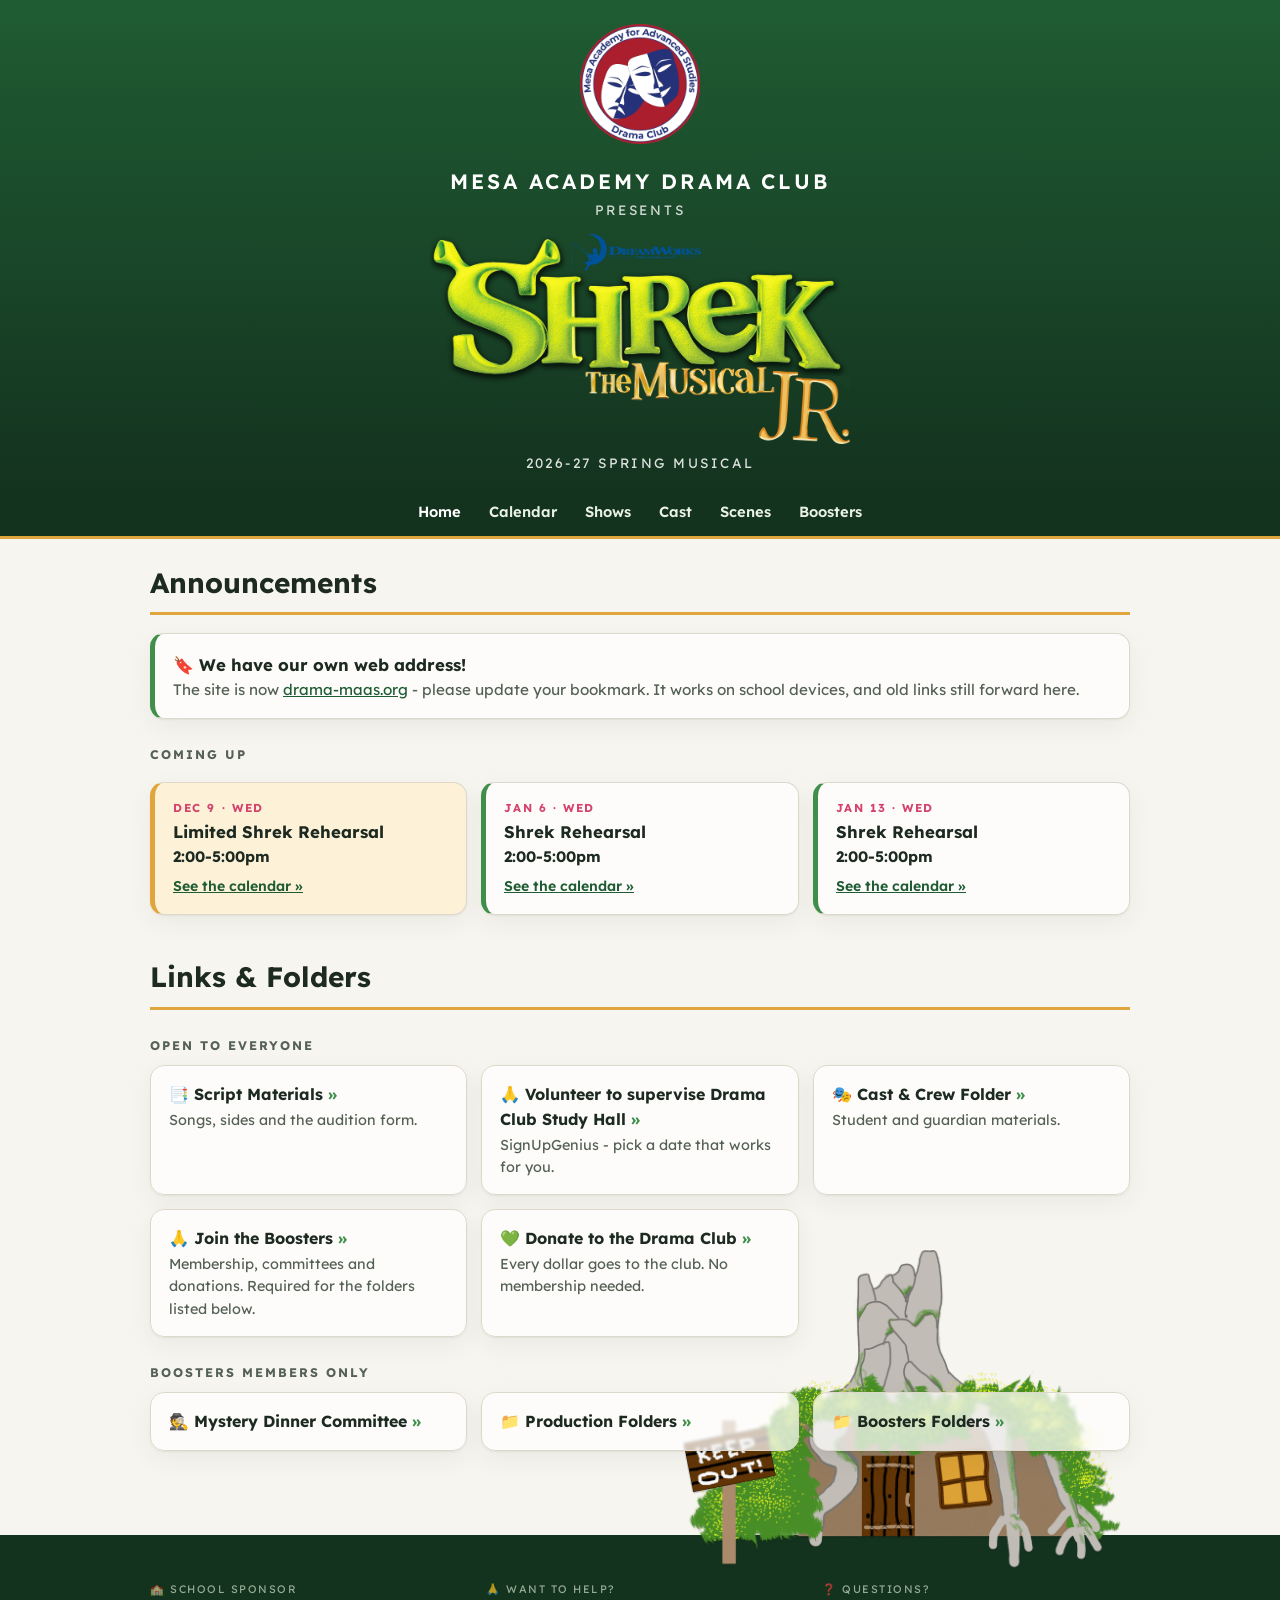
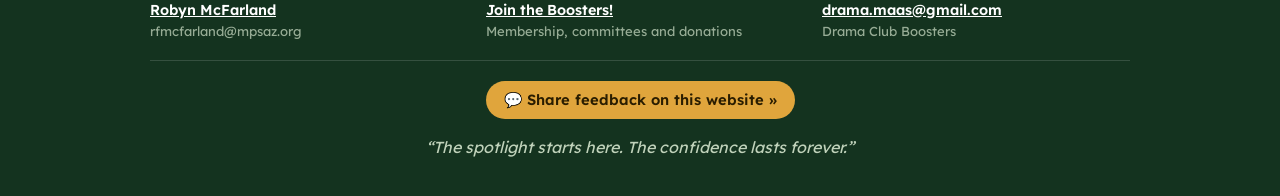
<file: index.html>
<!DOCTYPE html>
<html lang="en">
<head>
<meta charset="utf-8">
<meta name="viewport" content="width=device-width, initial-scale=1">
<title>Mesa Academy Drama Club</title>
<meta name="description" content="Announcements, folders, sign-ups and links for the Mesa Academy Drama Club.">
<link rel="icon" href="assets/img/drama-club-logo.png">
<link rel="preconnect" href="https://fonts.googleapis.com">
<link rel="preconnect" href="https://fonts.gstatic.com" crossorigin>
<link href="https://fonts.googleapis.com/css2?family=Lexend:wght@400;600;700&family=Bree+Serif&display=swap" rel="stylesheet">
<link rel="stylesheet" href="assets/css/site.css?v=88">
</head>
<body>

<a class="skip" href="#main">Skip to content</a>

<header class="masthead">
  <img class="logo-club" src="assets/img/drama-club-logo.png" alt="Drama Club logo">
  <p class="school" data-site="school">Mesa Academy Drama Club</p>
  <p class="presents">presents</p>
  <img class="logo-show" src="assets/img/shrek-logo.png" alt="Shrek The Musical JR.">
  <p class="season" data-site="season"></p>
</header>

<nav class="nav">
  <div class="wrap">
    <a href="index.html" aria-current="page">Home</a>
    <a href="calendar.html">Calendar</a>
    <a href="performances.html">Shows</a>
    <a href="cast.html">Cast</a>
    <a href="scenes.html">Scenes</a>
    <a href="boosters.html">Boosters</a>
  </div>
</nav>

<main id="main" class="wrap has-art has-house">
  <h1 class="sr-only">Mesa Academy Drama Club</h1>

  <section id="announcements"></section>

  <section id="links"></section>

  <img class="page-art house" src="assets/img/shrek-house.png" alt="" aria-hidden="true">

</main>

<footer class="site">
  <div class="wrap">
    <div class="contact-strip" id="contacts"></div>
    <p id="footer-note"></p>
  </div>
</footer>

<script src="assets/js/site.js?v=88"></script>
</body>
</html>
</file>
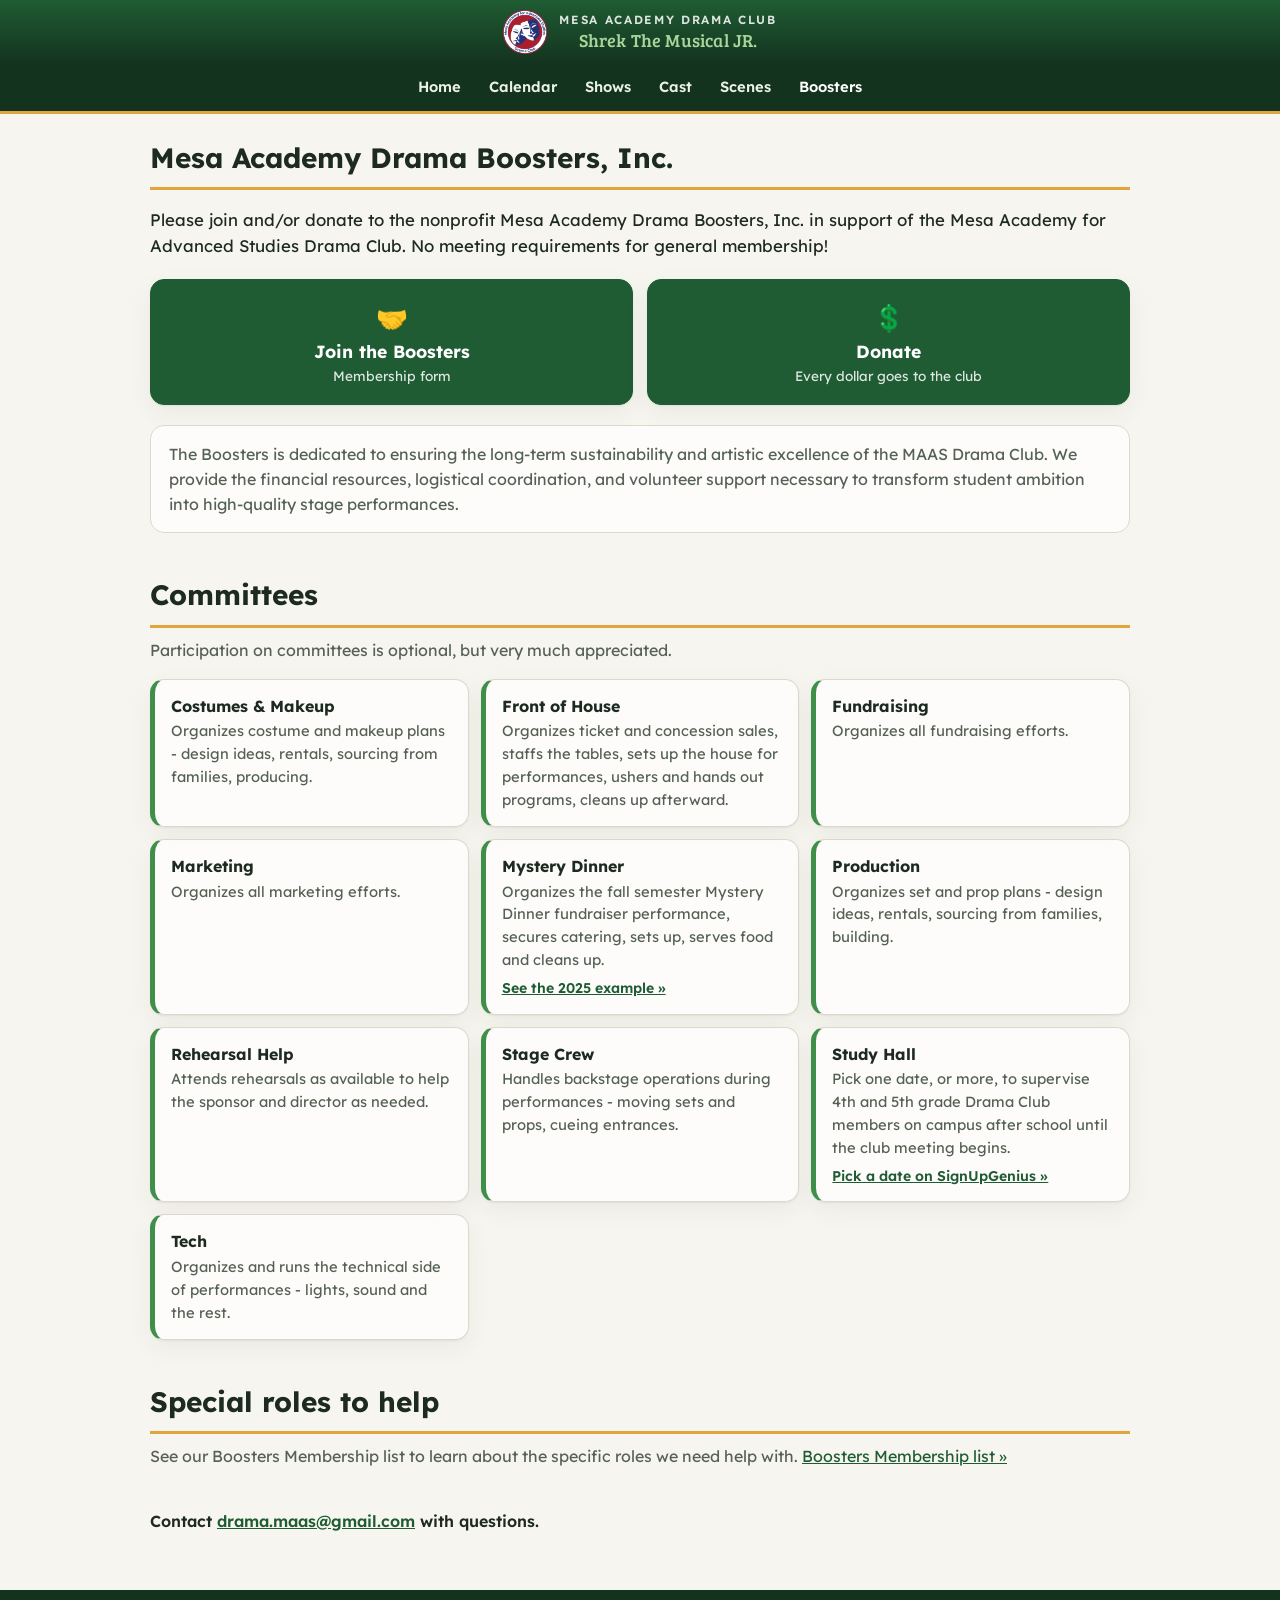
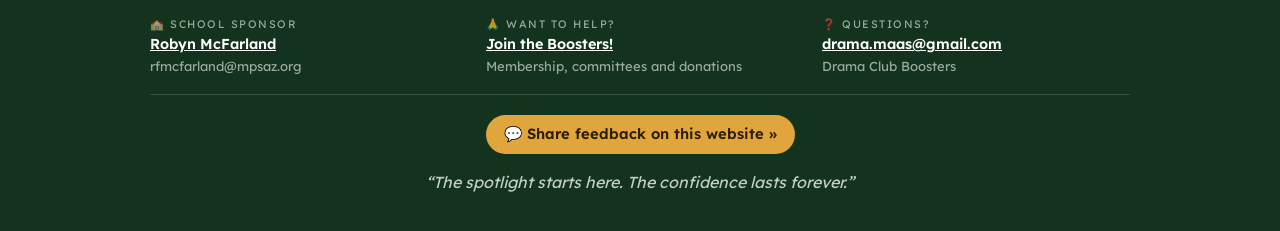
<file: boosters.html>
<!DOCTYPE html>
<html lang="en">
<head>
<meta charset="utf-8">
<meta name="viewport" content="width=device-width, initial-scale=1">
<title>Boosters - Mesa Academy Drama Club</title>
<meta name="description" content="Join or donate to Mesa Academy Drama Boosters, Inc., and see the committees that keep the Drama Club running.">
<link rel="icon" href="assets/img/drama-club-logo.png">
<link rel="preconnect" href="https://fonts.googleapis.com">
<link rel="preconnect" href="https://fonts.gstatic.com" crossorigin>
<link href="https://fonts.googleapis.com/css2?family=Lexend:wght@400;600;700&family=Bree+Serif&display=swap" rel="stylesheet">
<link rel="stylesheet" href="assets/css/site.css?v=88">
</head>
<body>

<a class="skip" href="#main">Skip to content</a>

<header class="masthead is-compact">
  <a class="brand" href="index.html">
    <img class="logo-club" src="assets/img/drama-club-logo.png" alt="">
    <span class="brand-text">
      <span class="school" data-site="school">Mesa Academy Drama Club</span>
      <span class="show" data-site="showTitle">Shrek The Musical JR.</span>
    </span>
  </a>
</header>

<nav class="nav">
  <div class="wrap">
    <a href="index.html">Home</a>
    <a href="calendar.html">Calendar</a>
    <a href="performances.html">Shows</a>
    <a href="cast.html">Cast</a>
    <a href="scenes.html">Scenes</a>
    <a href="boosters.html" aria-current="page">Boosters</a>
  </div>
</nav>

<main id="main" class="wrap">
  <h1 class="sr-only">Join the Boosters</h1>
  <section id="boosters"></section>

</main>

<footer class="site">
  <div class="wrap">
    <div class="contact-strip" id="contacts"></div>
    <p id="footer-note"></p>
  </div>
</footer>

<script src="assets/js/site.js?v=88"></script>
</body>
</html>
</file>
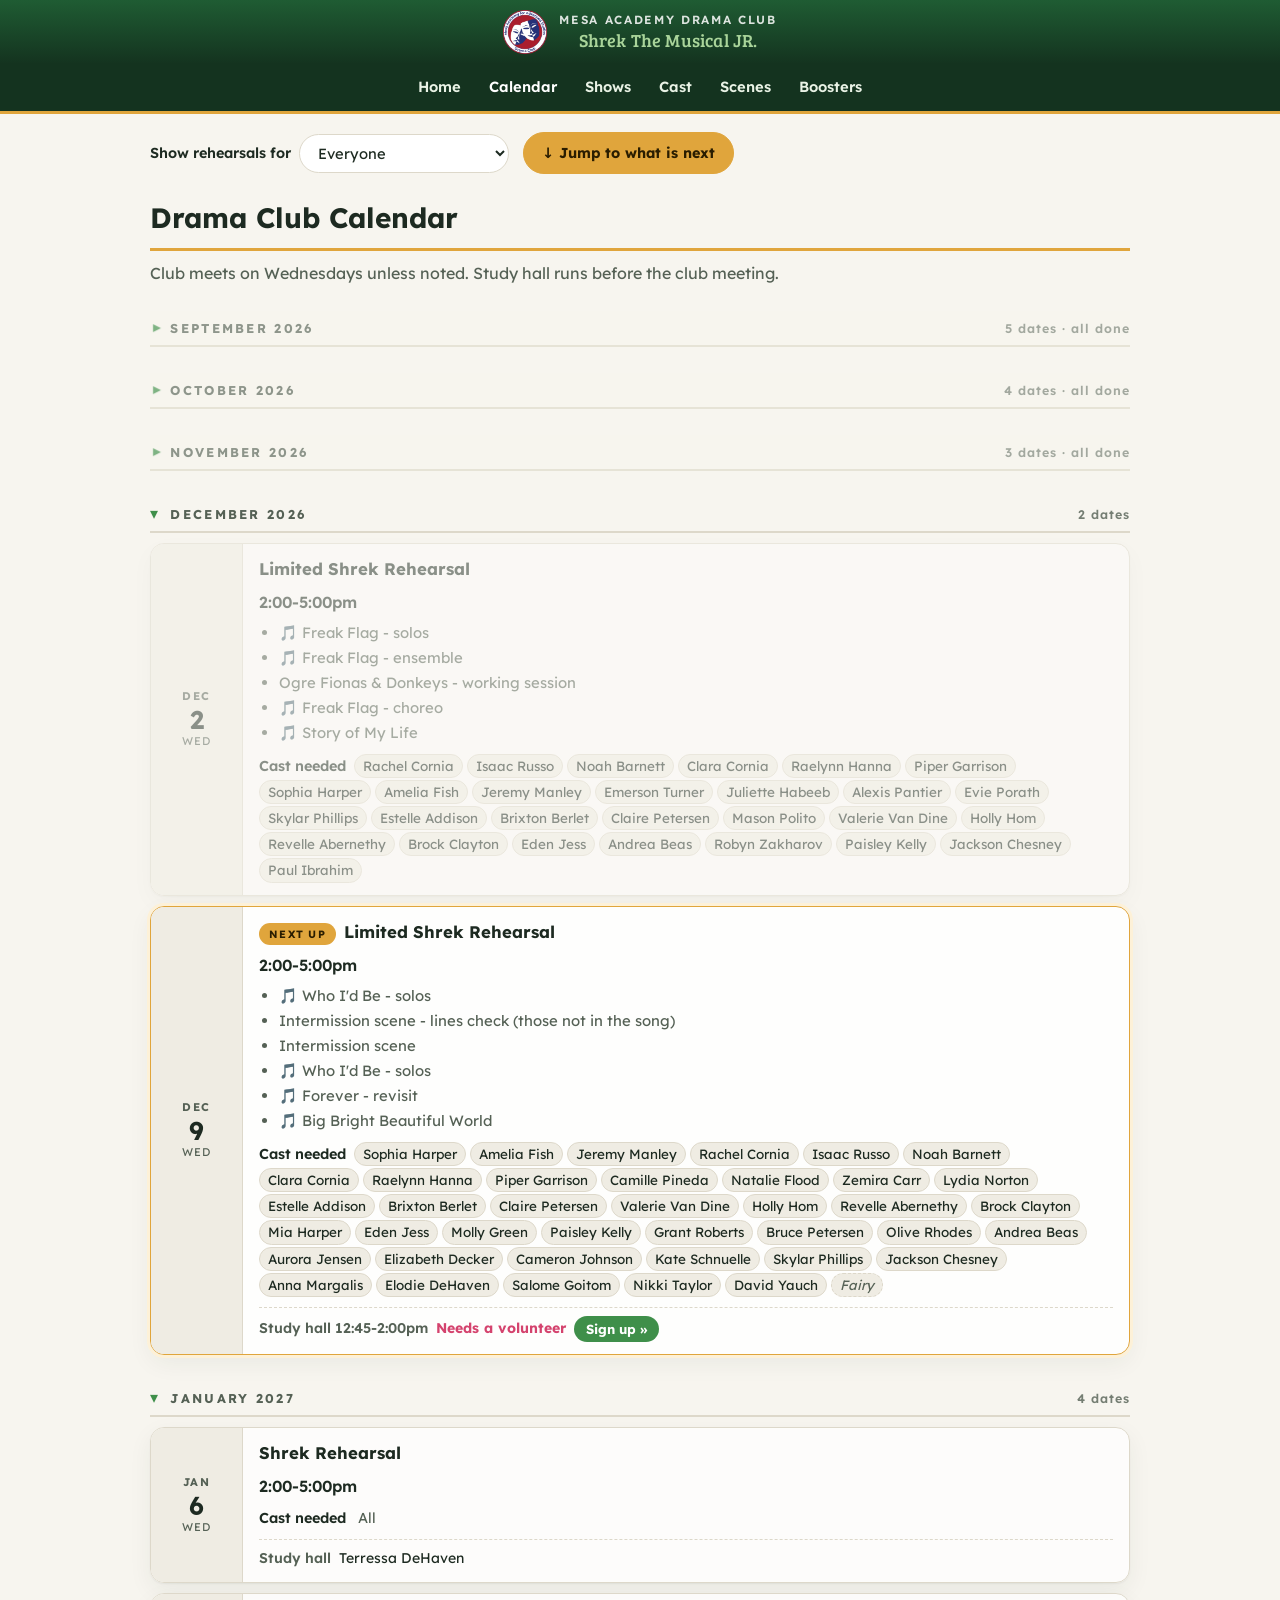
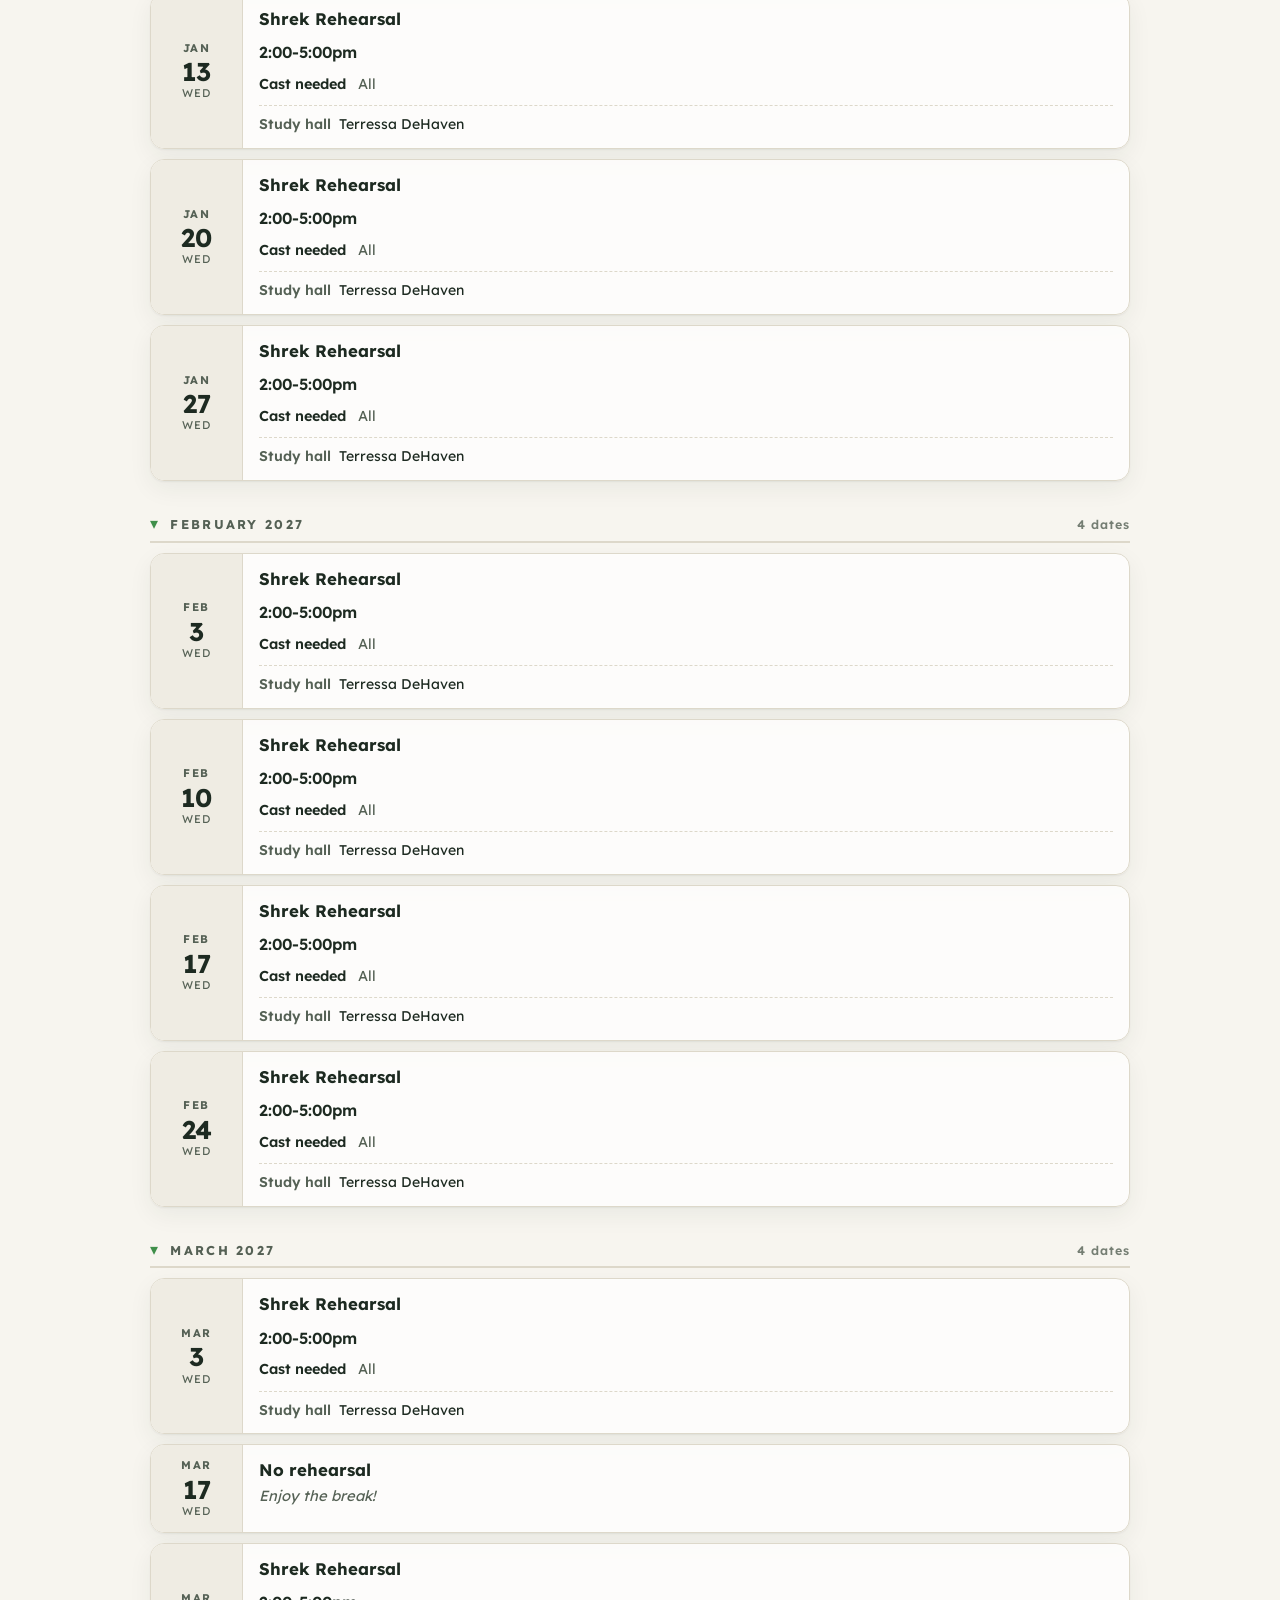
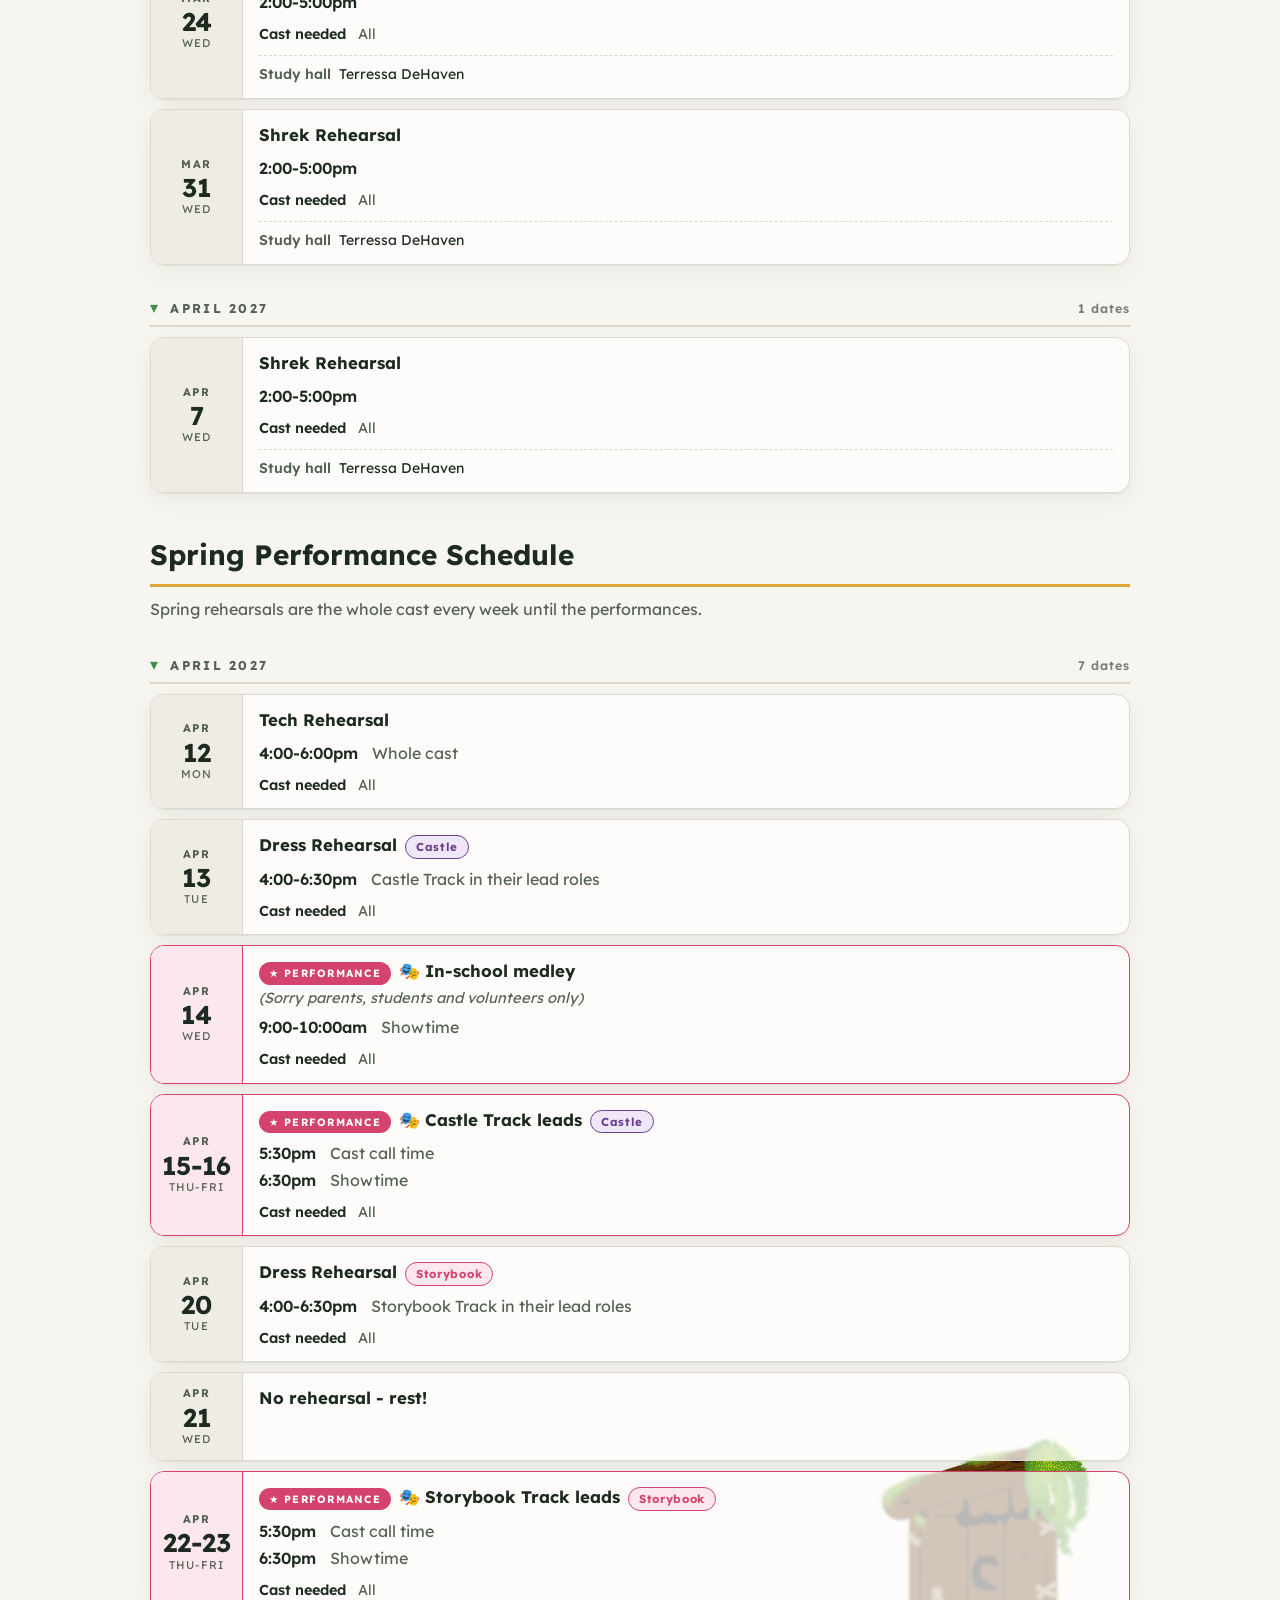
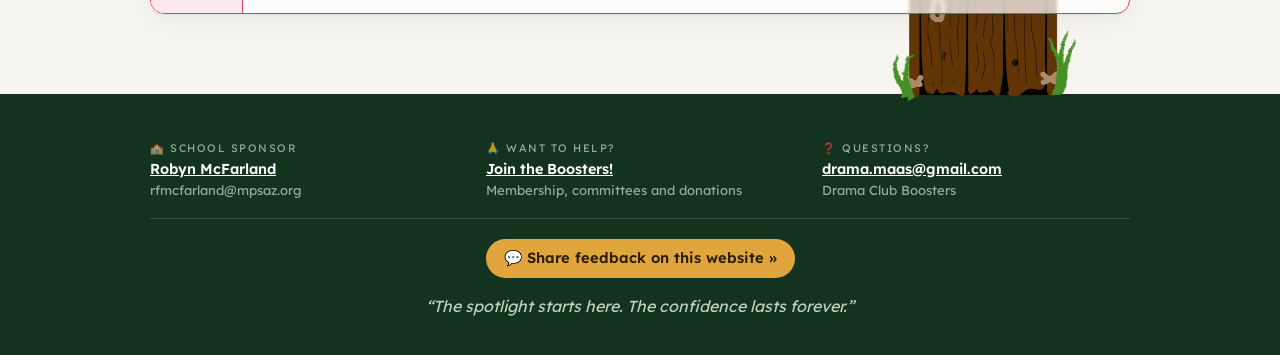
<file: calendar.html>
<!DOCTYPE html>
<html lang="en">
<head>
<meta charset="utf-8">
<meta name="viewport" content="width=device-width, initial-scale=1">
<title>Calendar - Mesa Academy Drama Club</title>
<meta name="description" content="Rehearsal dates, study hall coverage and the spring performance schedule for the Mesa Academy Drama Club.">
<link rel="icon" href="assets/img/drama-club-logo.png">
<link rel="preconnect" href="https://fonts.googleapis.com">
<link rel="preconnect" href="https://fonts.gstatic.com" crossorigin>
<link href="https://fonts.googleapis.com/css2?family=Lexend:wght@400;600;700&family=Bree+Serif&display=swap" rel="stylesheet">
<link rel="stylesheet" href="assets/css/site.css?v=88">
</head>
<body>

<a class="skip" href="#main">Skip to content</a>

<header class="masthead is-compact">
  <a class="brand" href="index.html">
    <img class="logo-club" src="assets/img/drama-club-logo.png" alt="">
    <span class="brand-text">
      <span class="school" data-site="school">Mesa Academy Drama Club</span>
      <span class="show" data-site="showTitle">Shrek The Musical JR.</span>
    </span>
  </a>
</header>

<nav class="nav">
  <div class="wrap">
    <a href="index.html">Home</a>
    <a href="calendar.html" aria-current="page">Calendar</a>
    <a href="performances.html">Shows</a>
    <a href="cast.html">Cast</a>
    <a href="scenes.html">Scenes</a>
    <a href="boosters.html">Boosters</a>
  </div>
</nav>

<main id="main" class="wrap has-art has-outhouse">
  <h1 class="sr-only">Calendar</h1>
  <div id="calendars"></div>

  <img class="page-art outhouse" src="assets/img/shrek-outhouse.png" alt="" aria-hidden="true">

</main>

<footer class="site">
  <div class="wrap">
    <div class="contact-strip" id="contacts"></div>
    <p id="footer-note"></p>
  </div>
</footer>

<script src="assets/js/site.js?v=88"></script>
</body>
</html>
</file>
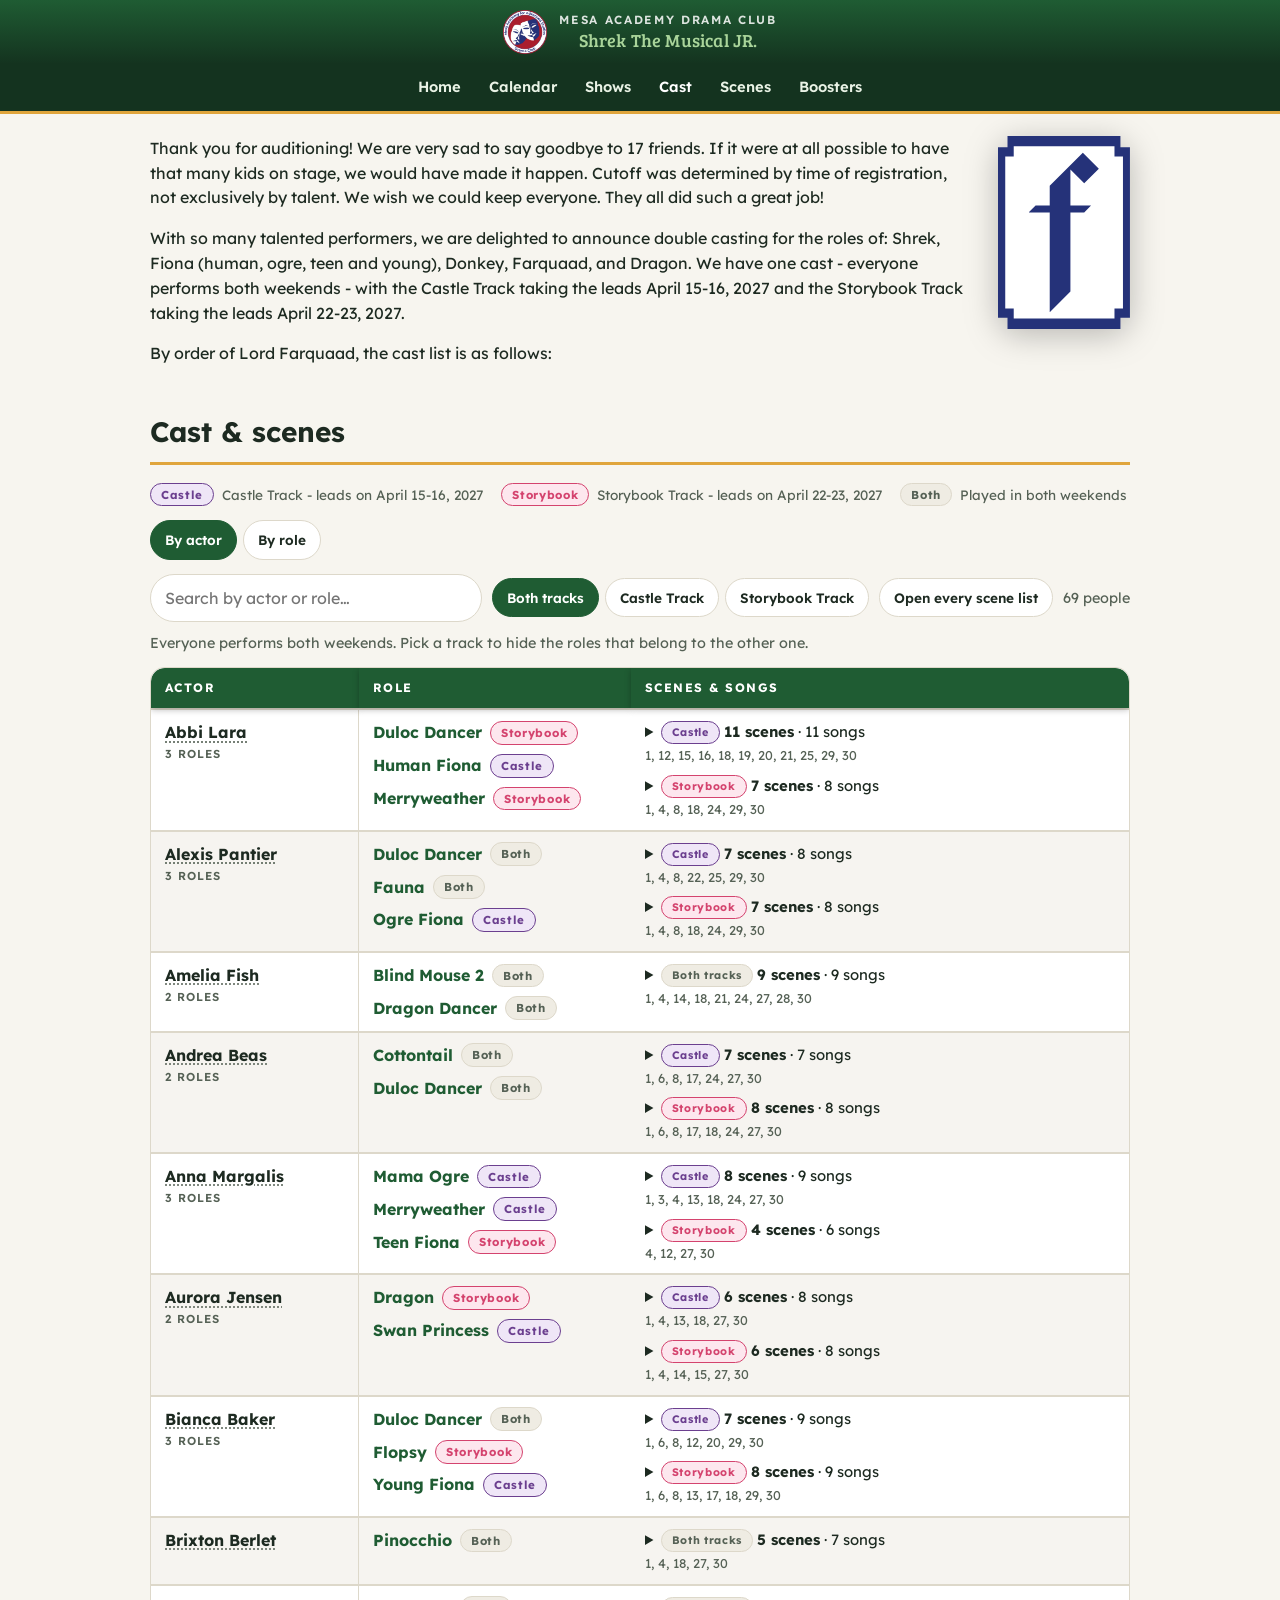
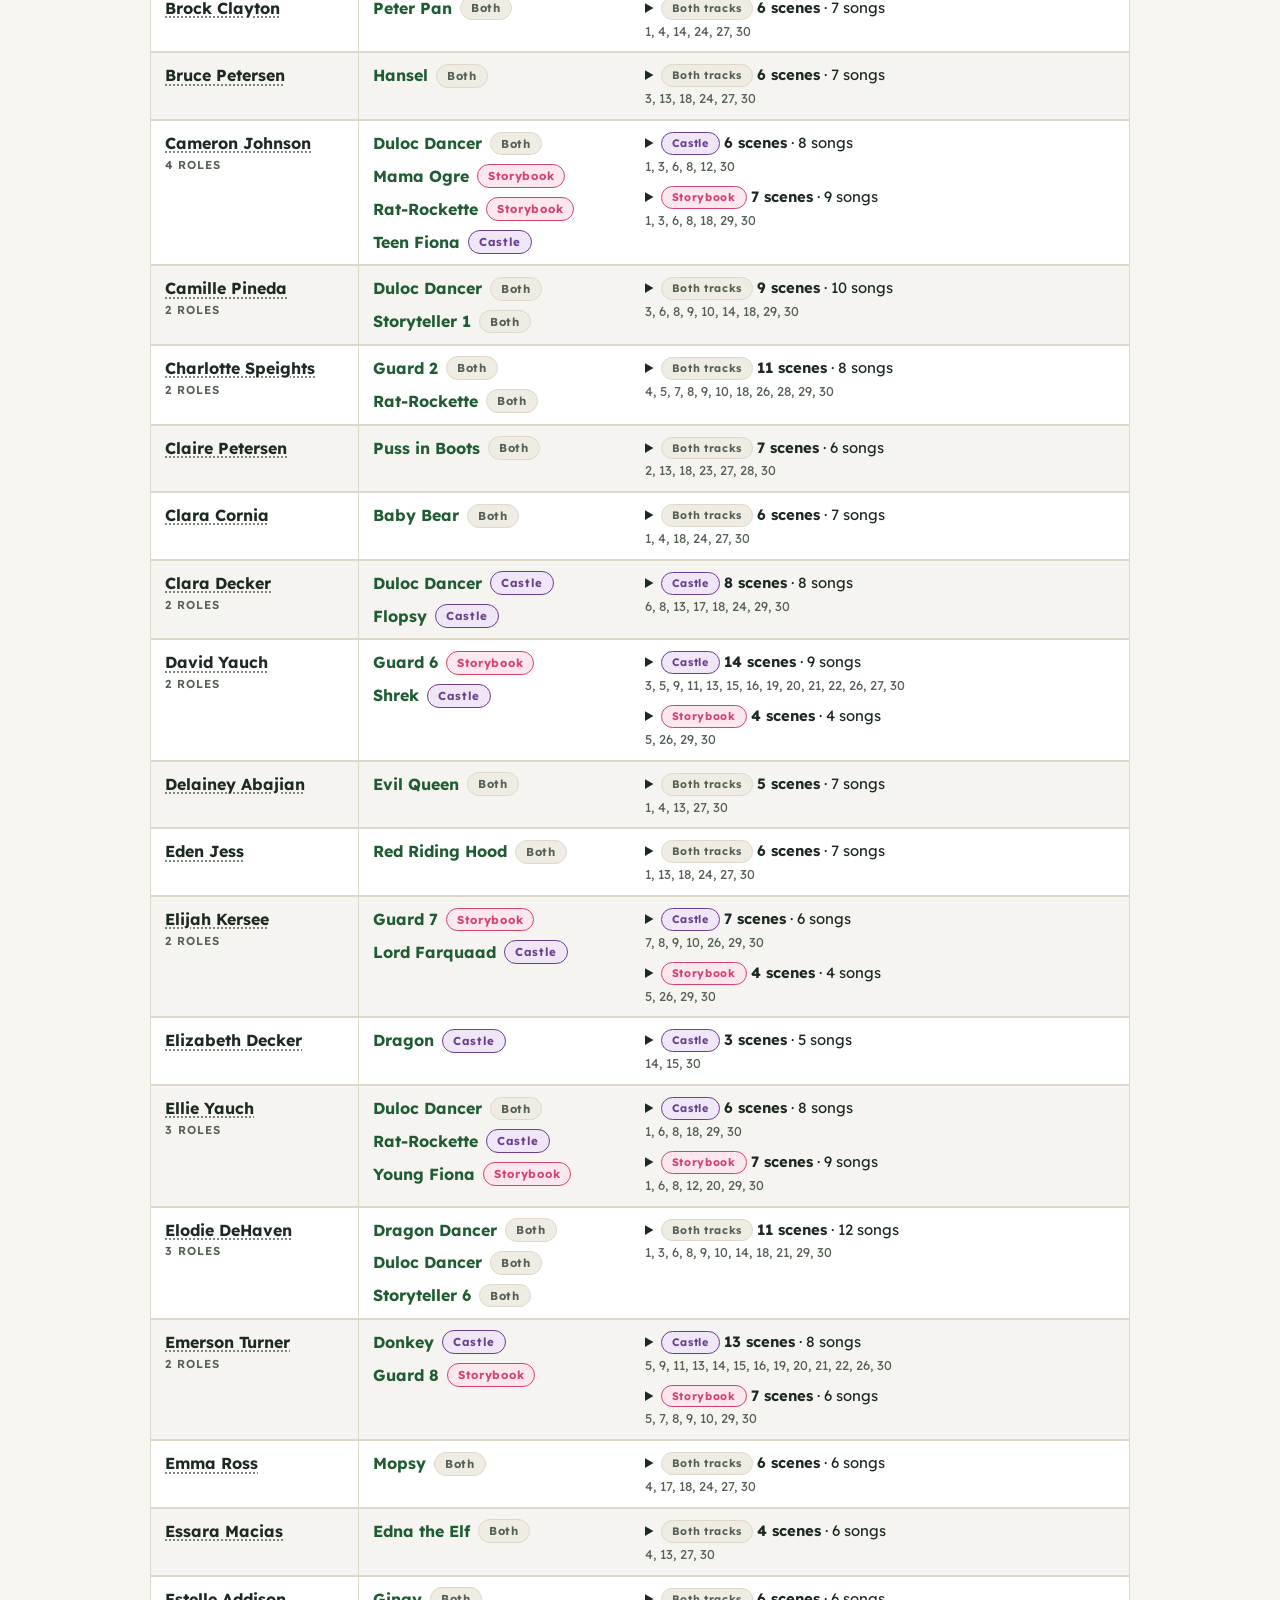
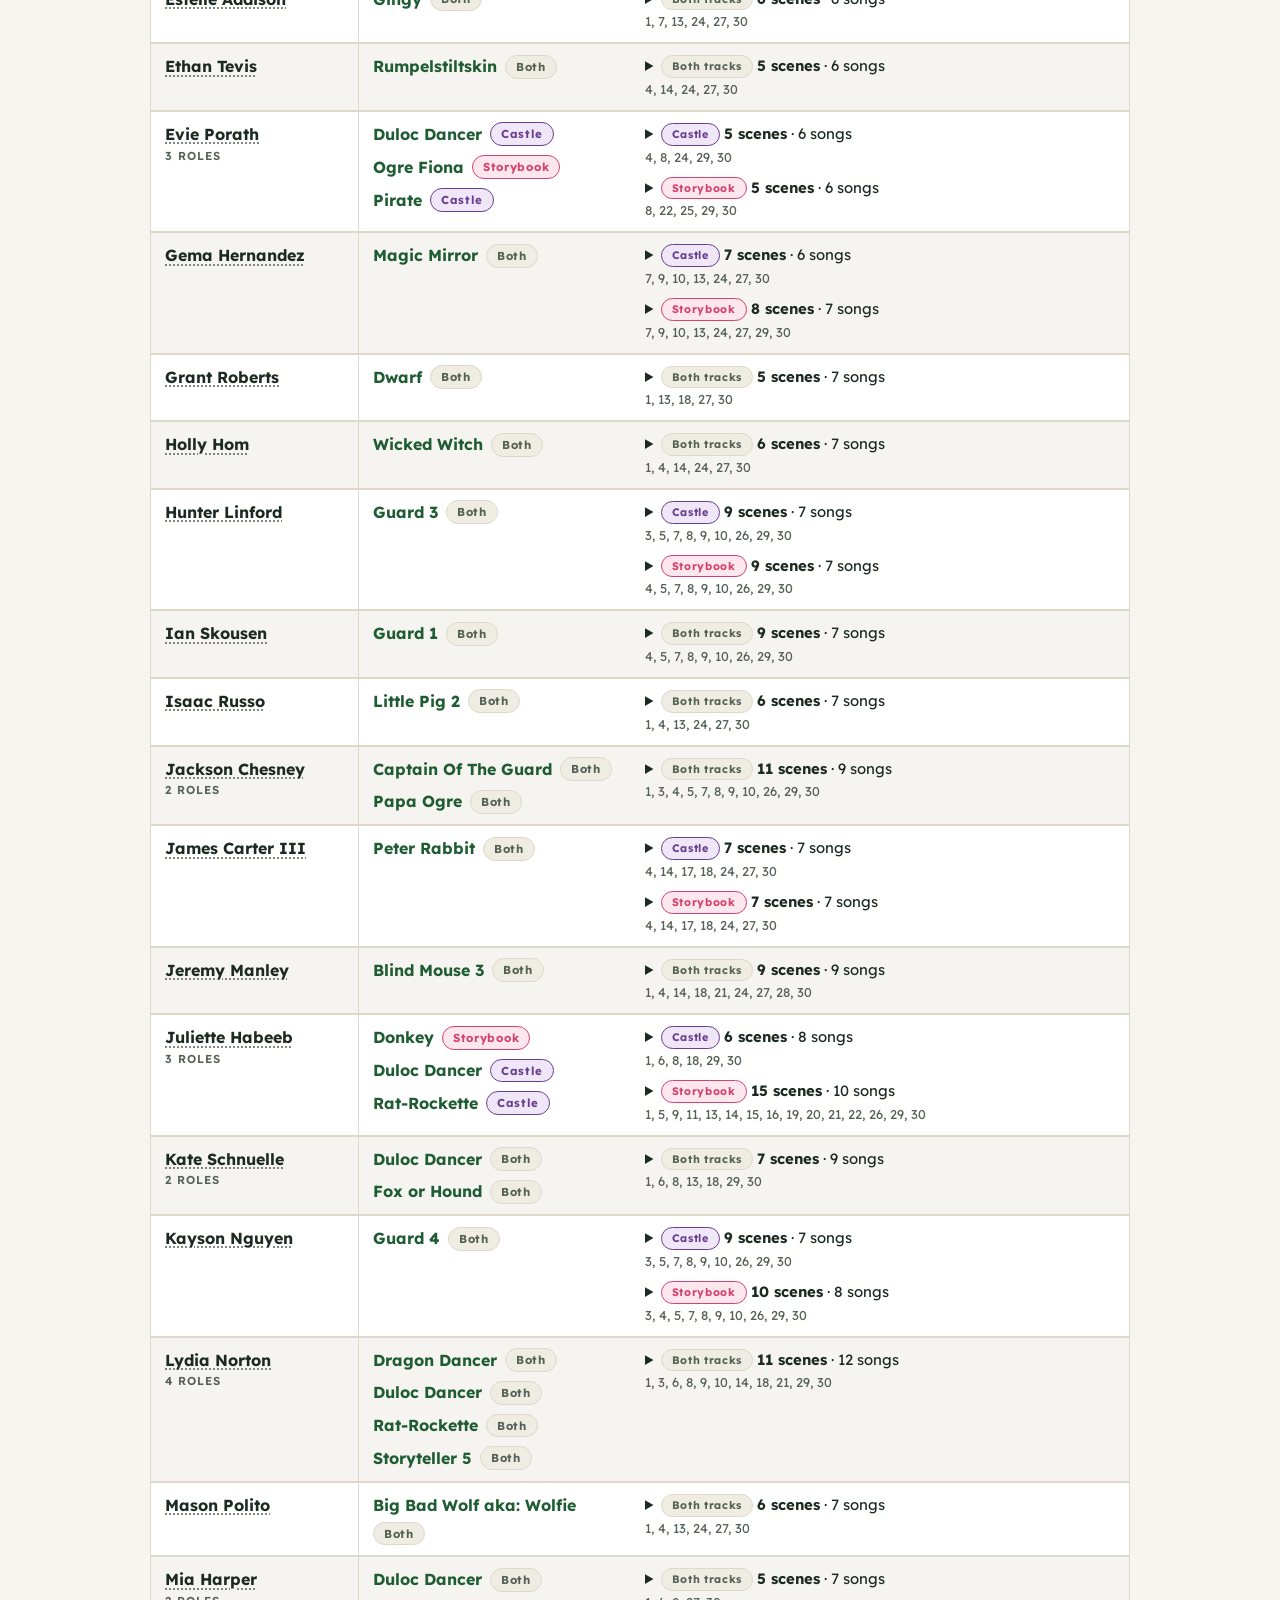
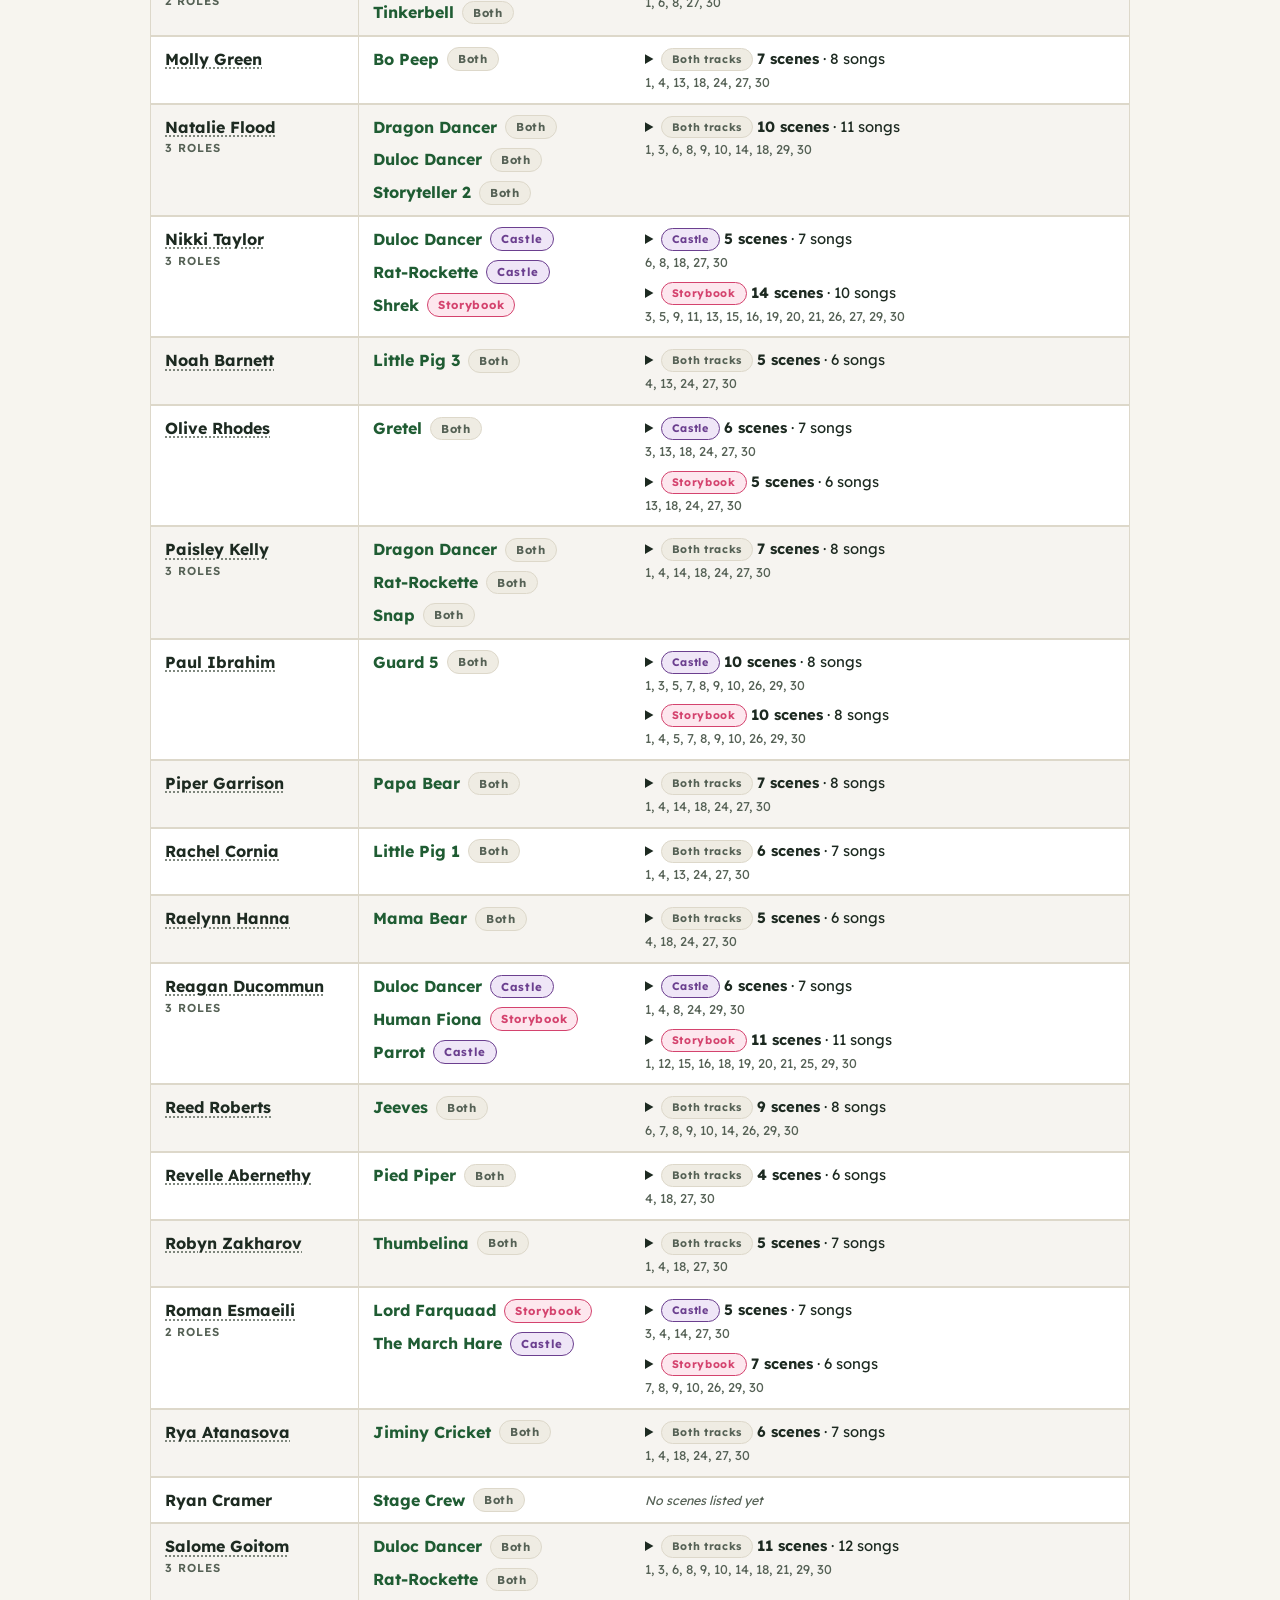
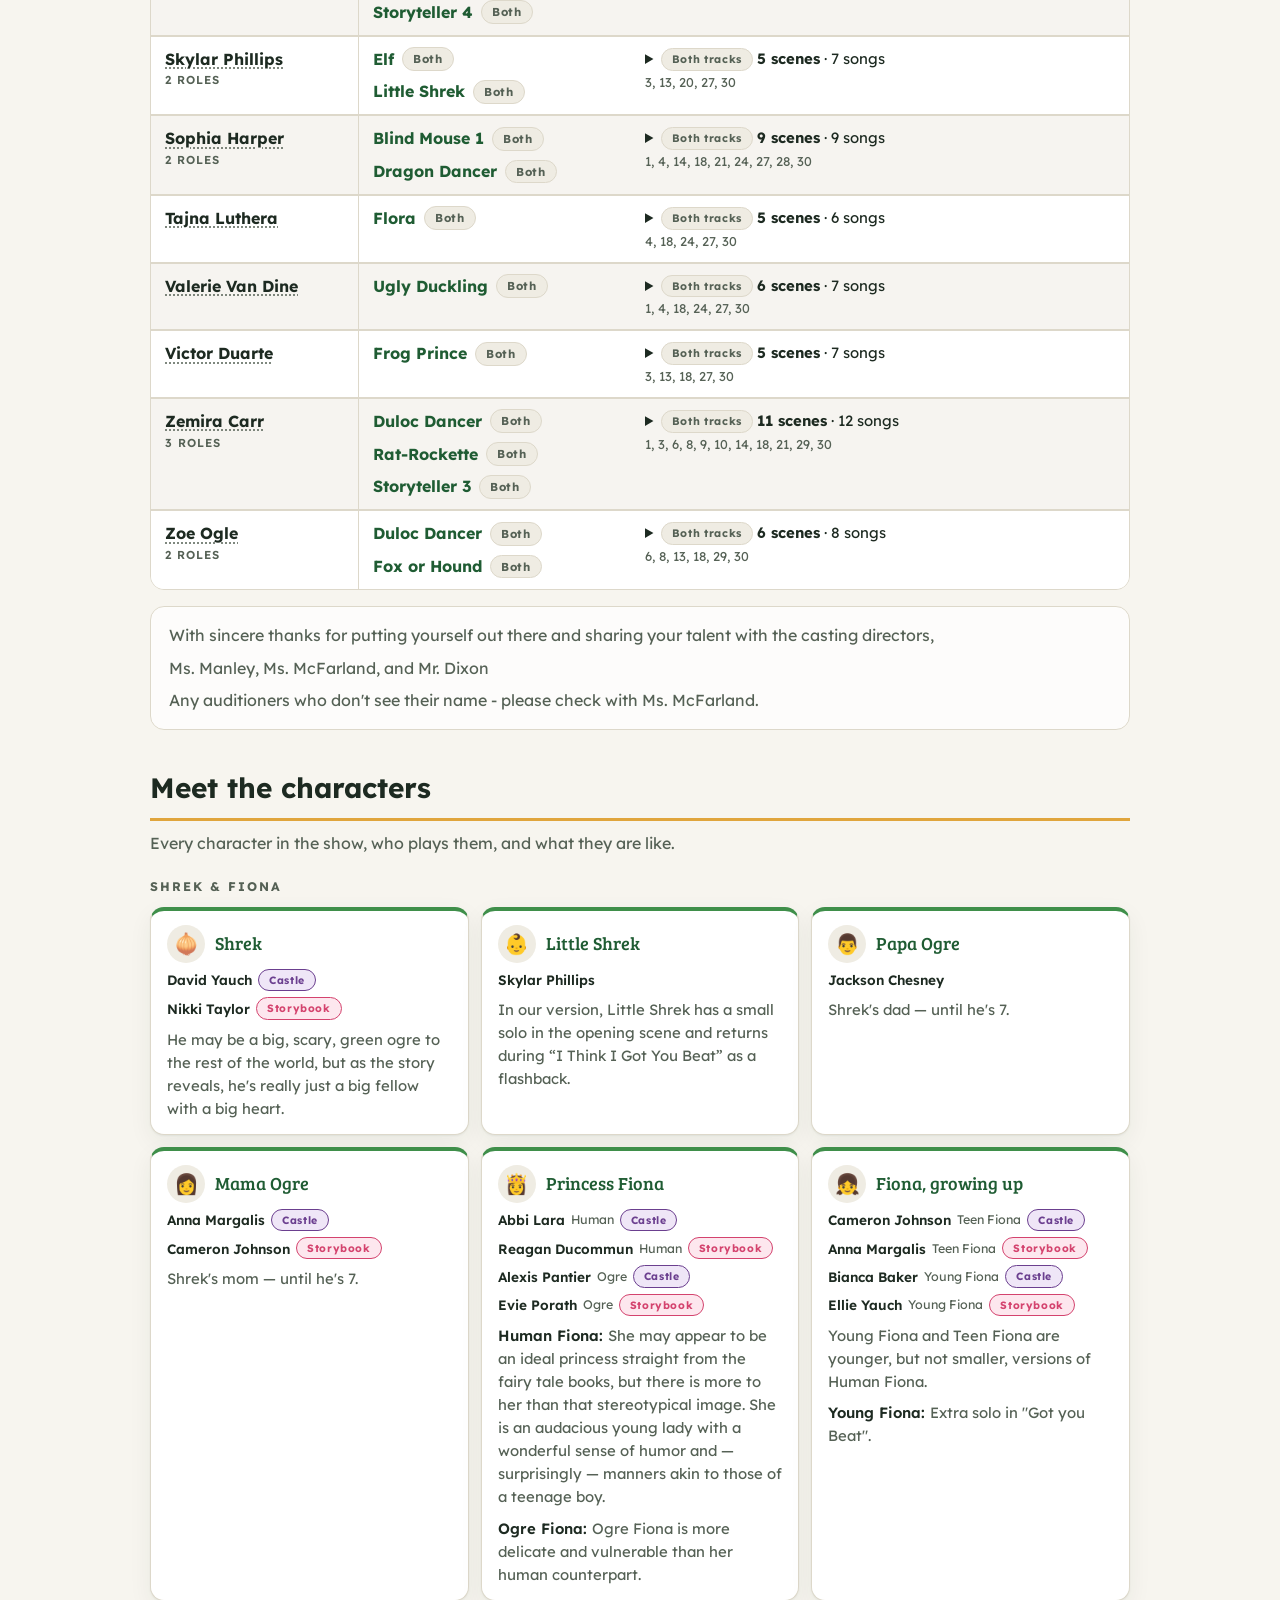
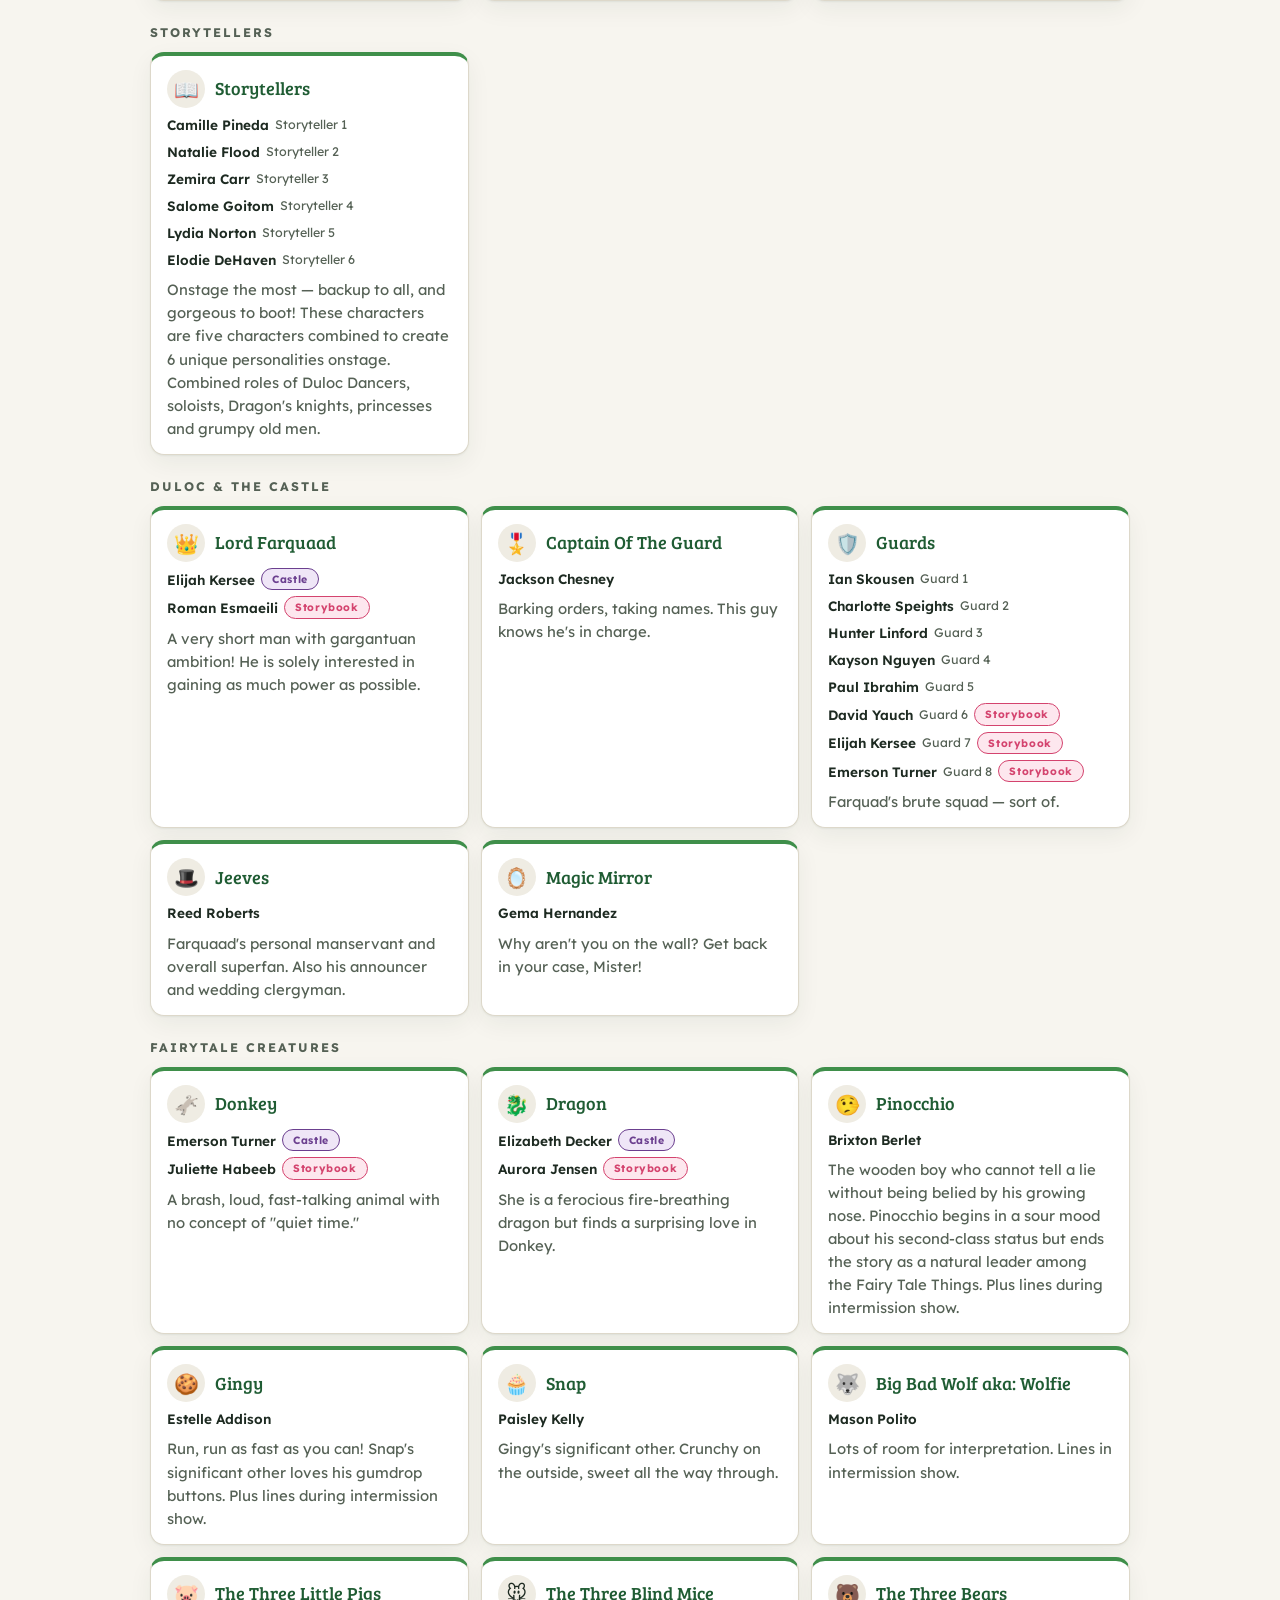
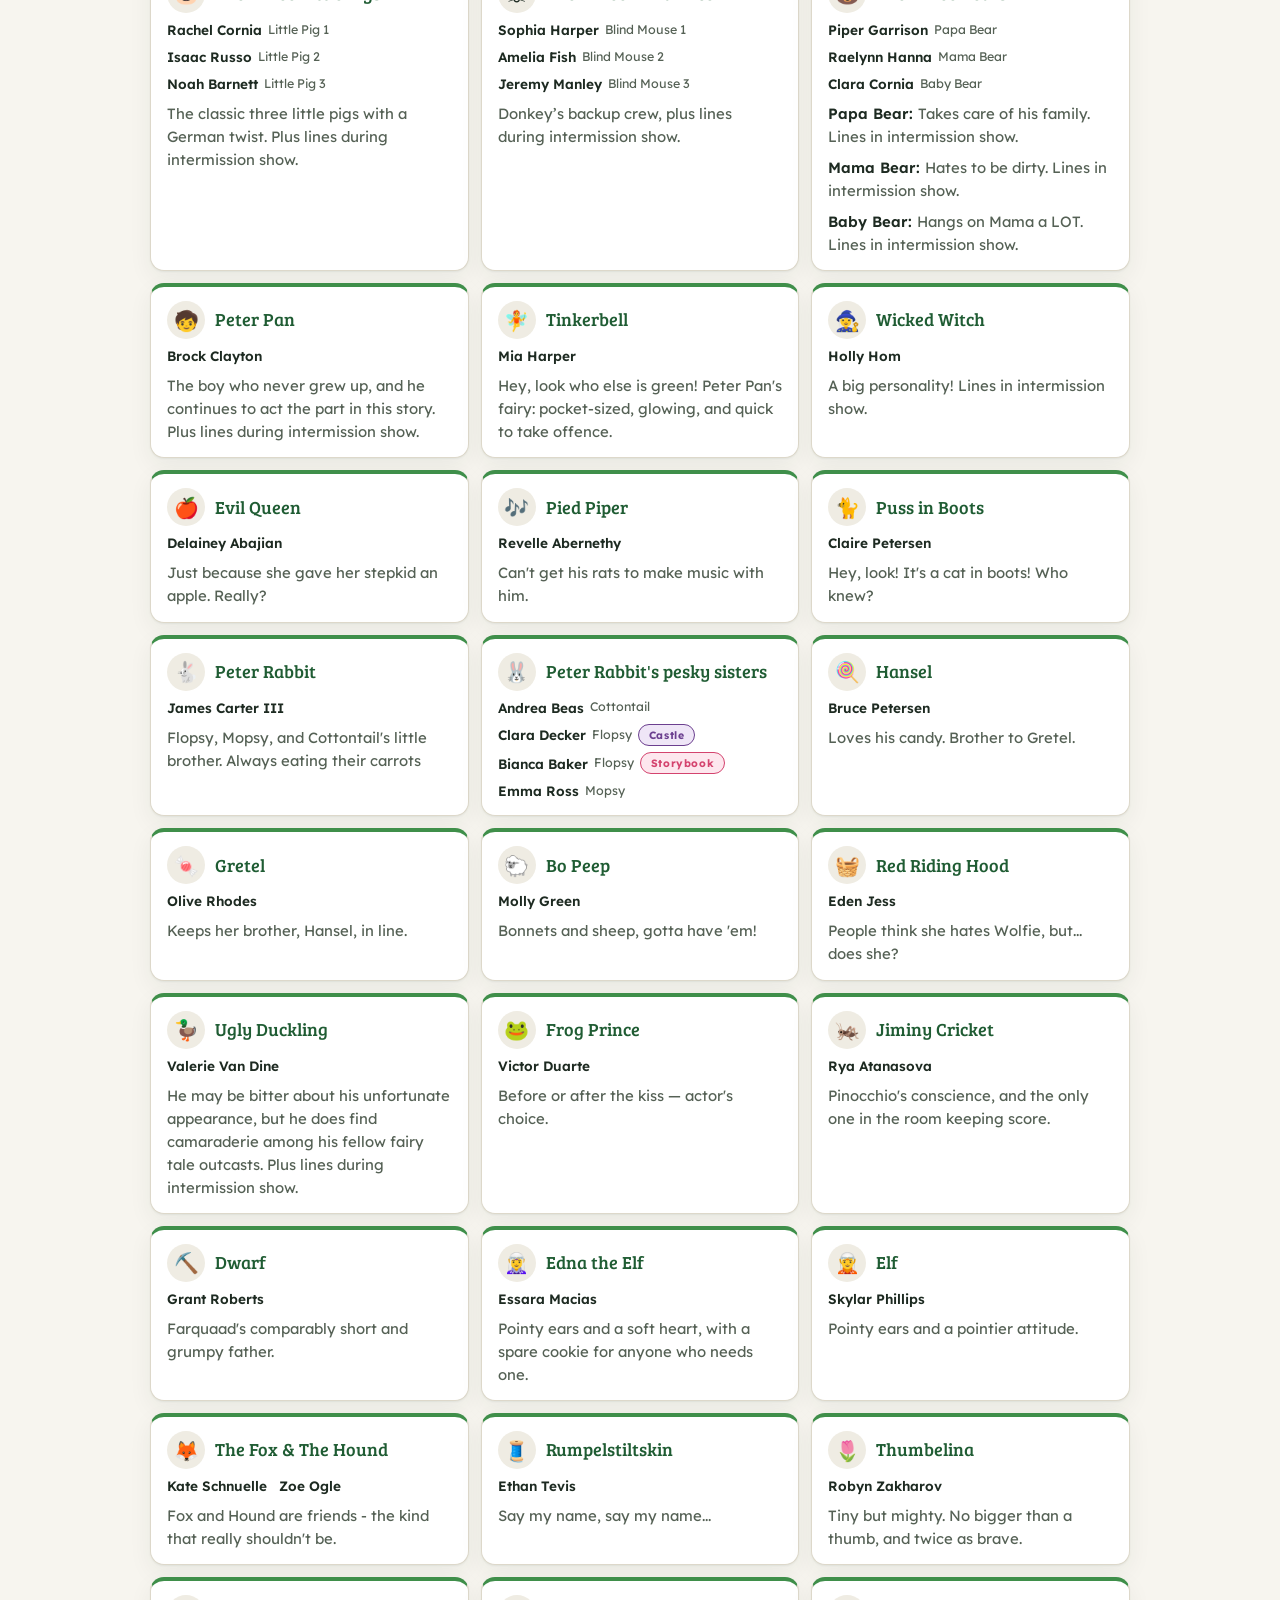
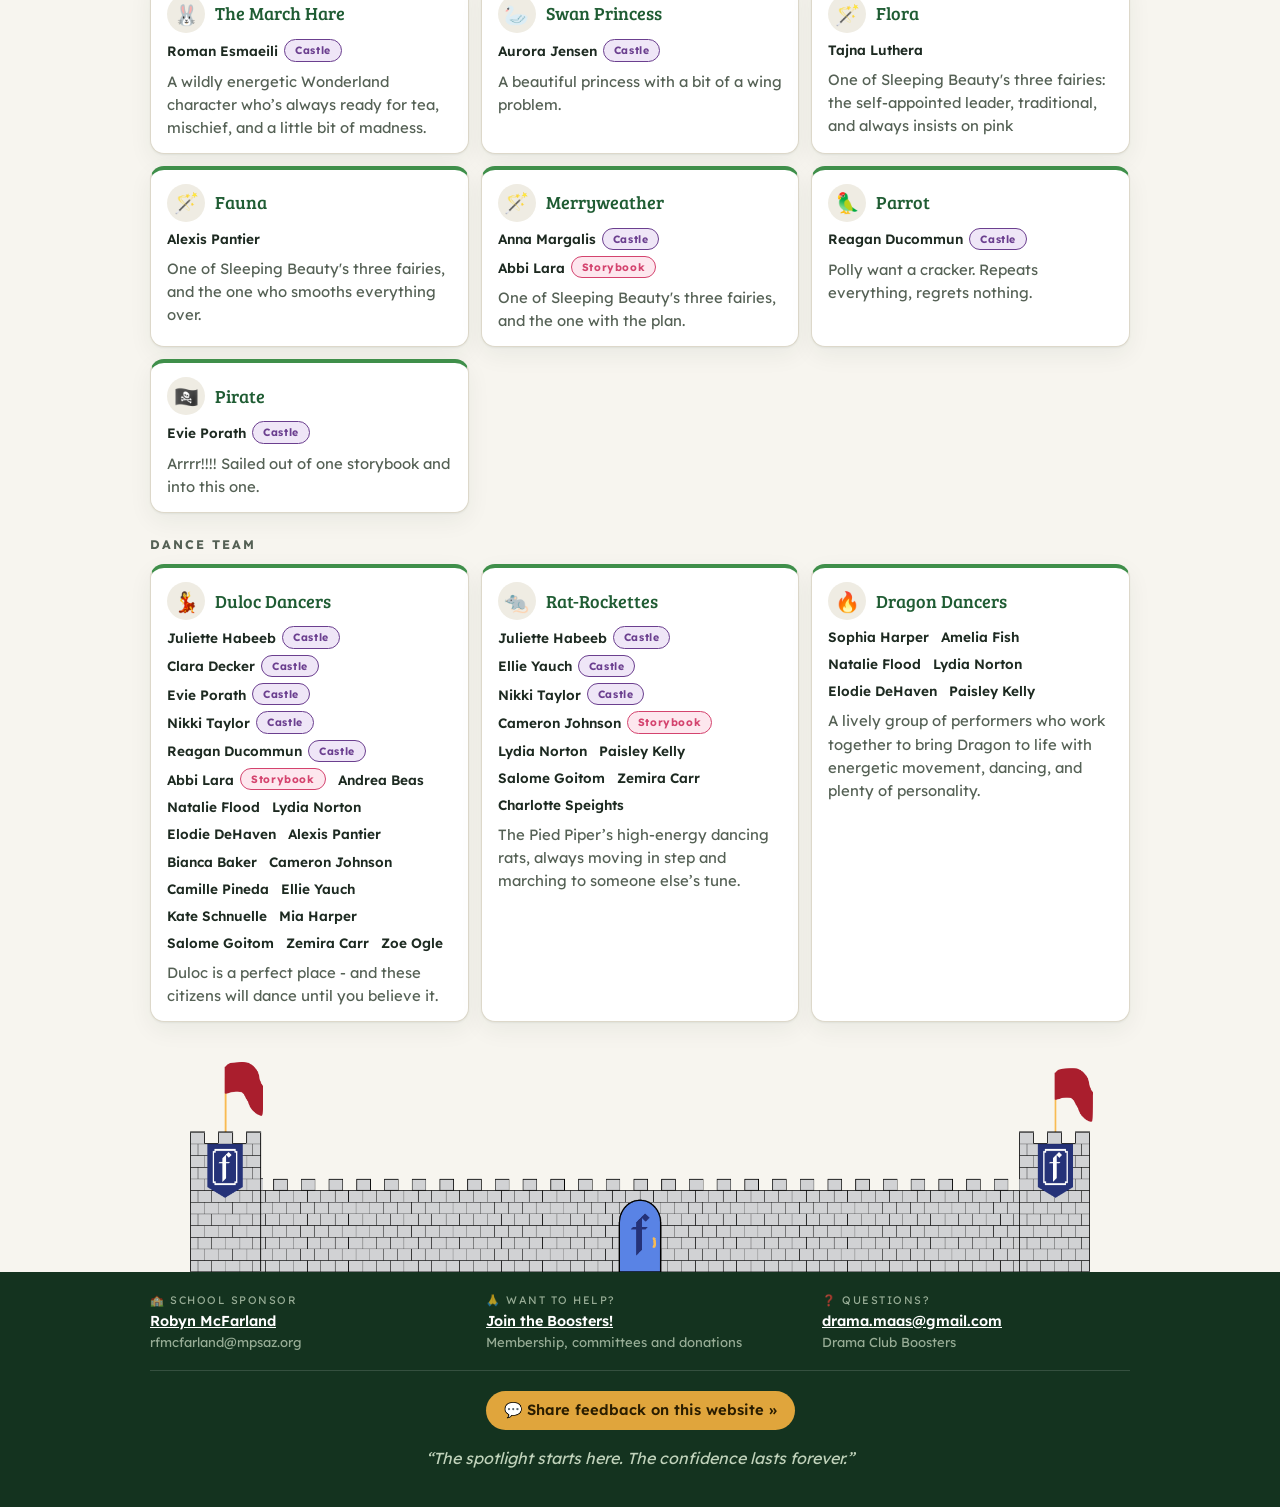
<file: cast.html>
<!DOCTYPE html>
<html lang="en">
<head>
<meta charset="utf-8">
<meta name="viewport" content="width=device-width, initial-scale=1">
<title>Cast - Mesa Academy Drama Club</title>
<meta name="description" content="Cast list for Shrek The Musical JR. at Mesa Academy Drama Club.">
<link rel="icon" href="assets/img/drama-club-logo.png">
<link rel="preconnect" href="https://fonts.googleapis.com">
<link rel="preconnect" href="https://fonts.gstatic.com" crossorigin>
<link href="https://fonts.googleapis.com/css2?family=Lexend:wght@400;600;700&family=Bree+Serif&display=swap" rel="stylesheet">
<link rel="stylesheet" href="assets/css/site.css?v=88">
</head>
<body>

<a class="skip" href="#main">Skip to content</a>

<header class="masthead is-compact">
  <a class="brand" href="index.html">
    <img class="logo-club" src="assets/img/drama-club-logo.png" alt="">
    <span class="brand-text">
      <span class="school" data-site="school">Mesa Academy Drama Club</span>
      <span class="show" data-site="showTitle">Shrek The Musical JR.</span>
    </span>
  </a>
</header>

<nav class="nav">
  <div class="wrap">
    <a href="index.html">Home</a>
    <a href="calendar.html">Calendar</a>
    <a href="performances.html">Shows</a>
    <a href="cast.html" aria-current="page">Cast</a>
    <a href="scenes.html">Scenes</a>
    <a href="boosters.html">Boosters</a>
  </div>
</nav>

<main id="main" class="wrap has-art has-castle">
  <h1 class="sr-only">Cast</h1>
  <section id="cast"></section>

</main>

  <div class="duloc" aria-hidden="true">
    <div class="duloc-wall"></div>
    <img class="duloc-tower left" src="assets/img/duloc-tower-left.png" alt="">
    <img class="duloc-door" src="assets/img/duloc-door.png" alt="">
    <img class="duloc-tower right" src="assets/img/duloc-tower-right.png" alt="">
  </div>

<footer class="site">
  <div class="wrap">
    <div class="contact-strip" id="contacts"></div>
    <p id="footer-note"></p>
  </div>
</footer>

<script src="assets/js/site.js?v=88"></script>
</body>
</html>
</file>
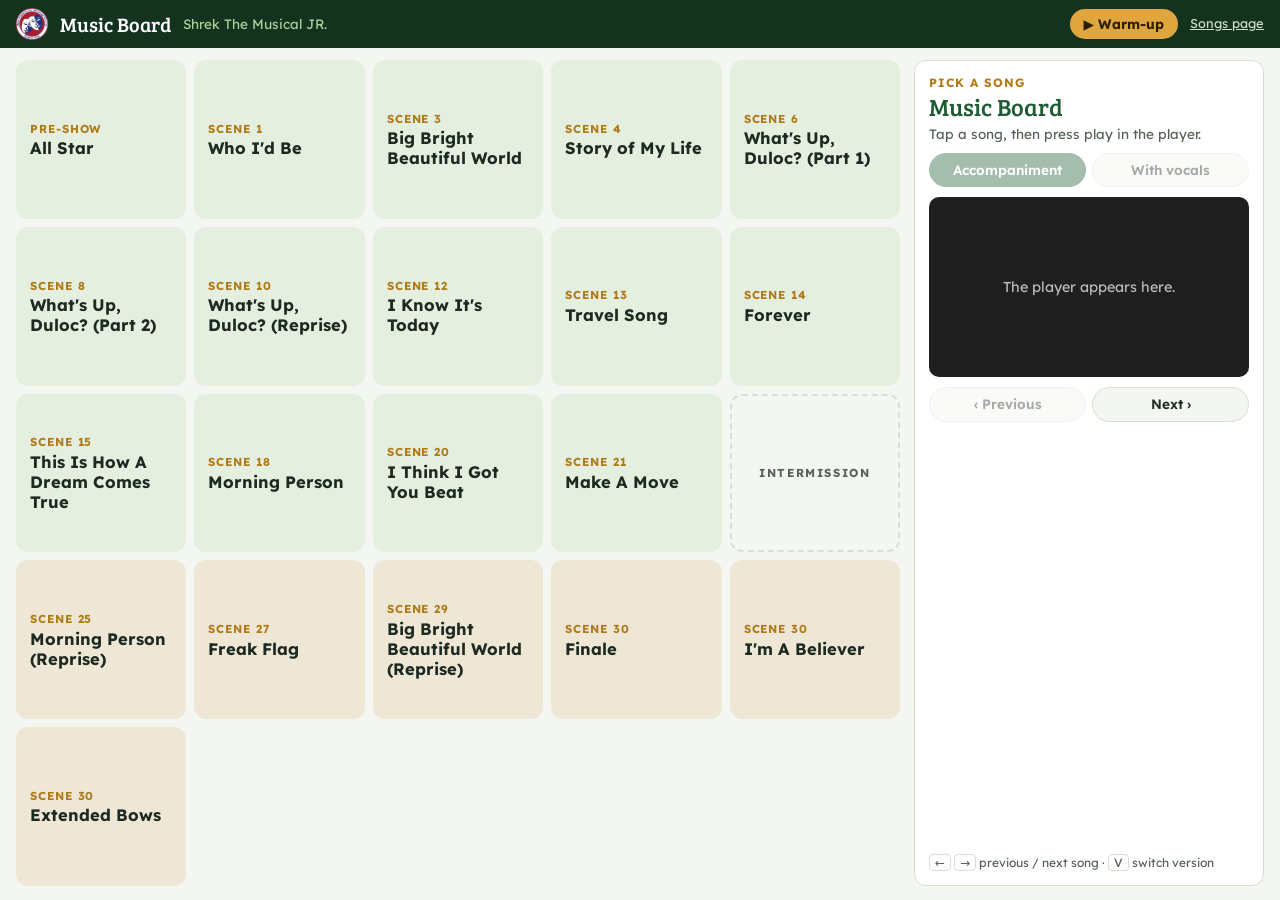
<file: music.html>
<!DOCTYPE html>
<html lang="en">
<head>
<meta charset="utf-8">
<meta name="viewport" content="width=device-width, initial-scale=1">
<title>Music Board - Mesa Academy Drama Club</title>
<meta name="description" content="Rehearsal music board: every accompaniment track for Shrek The Musical JR. on one screen.">
<!-- Not linked from the site menu. Keep it out of search results. -->
<meta name="robots" content="noindex">
<link rel="icon" href="assets/img/drama-club-logo.png">
<link rel="preconnect" href="https://fonts.googleapis.com">
<link rel="preconnect" href="https://fonts.gstatic.com" crossorigin>
<link href="https://fonts.googleapis.com/css2?family=Lexend:wght@400;600;700&family=Bree+Serif&display=swap" rel="stylesheet">
<style>
  :root {
    --green-900: #14331f;
    --green-700: #1f5c33;
    --green-500: #3f8f4a;
    --gold: #e0a53c;
    --bg: #f4f6f1;
    --bg-raised: #ffffff;
    --tile: #e4efe0;
    --tile-hover: #d4e6cd;
    --tile-act2: #efe7d6;
    --tile-act2-hover: #e7dac0;
    --ink: #1d2a21;
    --ink-soft: #556155;
    --line: #d7dfd2;
    --radius: 12px;
    --font: "Lexend", ui-sans-serif, system-ui, "Segoe UI", Roboto, Helvetica, Arial, sans-serif;
    --display: "Bree Serif", Georgia, serif;
    --panel: 350px;
    color-scheme: light;
  }
  @media (prefers-color-scheme: dark) {
    :root:not([data-theme="light"]) {
      --bg: #10160e;
      --bg-raised: #1b2318;
      --tile: #1f2c1c;
      --tile-hover: #28392a;
      --tile-act2: #2a2618;
      --tile-act2-hover: #373120;
      --ink: #eef2e8;
      --ink-soft: #a9b5a4;
      --line: #2e3a2b;
      color-scheme: dark;
    }
  }
  :root[data-theme="dark"] {
    --bg: #10160e;
    --bg-raised: #1b2318;
    --tile: #1f2c1c;
    --tile-hover: #28392a;
    --tile-act2: #2a2618;
    --tile-act2-hover: #373120;
    --ink: #eef2e8;
    --ink-soft: #a9b5a4;
    --line: #2e3a2b;
    color-scheme: dark;
  }

  * { box-sizing: border-box; }
  html, body { height: 100%; }
  body {
    margin: 0; background: var(--bg); color: var(--ink);
    font-family: var(--font); font-size: 15px; line-height: 1.35;
    -webkit-font-smoothing: antialiased;
  }

  /* One screen: a slim header, then the song tiles beside the player panel. */
  .board { height: 100vh; height: 100dvh; display: grid; grid-template-rows: auto 1fr; }
  header {
    display: flex; align-items: center; gap: 12px; padding: 8px 16px;
    background: var(--green-900); color: #fff;
  }
  header img { width: 32px; height: 32px; }
  header h1 { margin: 0; font-family: var(--display); font-weight: 400; font-size: 1.25rem; }
  header .show { color: #a9d49a; font-size: .85rem; }
  header a { color: #cfe0c8; font-size: .8rem; }
  .warmup {
    margin-left: auto; padding: 6px 14px; font: inherit; font-size: .85rem; font-weight: 700;
    border: 0; border-radius: 999px; background: var(--gold); color: #2a1d00; cursor: pointer;
  }
  .warmup:hover { background: #ebb85c; }
  .warmup.is-on { box-shadow: 0 0 0 3px #fff; }

  main {
    min-height: 0; display: grid; grid-template-columns: 1fr var(--panel);
    gap: 14px; padding: 12px 16px 14px;
  }

  /* Tiles fill the space in a fixed grid, so every song is always on screen. */
  .tiles {
    min-height: 0; display: grid; gap: 8px;
    grid-template-columns: repeat(5, minmax(0, 1fr));
    grid-auto-rows: minmax(0, 1fr);
  }
  .tile {
    min-height: 0; display: flex; flex-direction: column; justify-content: center; gap: 2px;
    padding: 6px 12px; text-align: left; font: inherit; color: var(--ink);
    background: var(--tile); border: 2px solid transparent; border-radius: var(--radius);
    cursor: pointer; overflow: hidden;
  }
  .tile:hover { background: var(--tile-hover); }
  .tile:focus-visible { outline: 3px solid var(--gold); outline-offset: 2px; }
  .tile.act2 { background: var(--tile-act2); }
  .tile.act2:hover { background: var(--tile-act2-hover); }
  .tile.is-on { border-color: var(--green-500); background: var(--green-700); color: #fff; }
  .tile.is-on .scene { color: #f3d08a; }
  .tile .scene { font-size: .72rem; font-weight: 700; letter-spacing: .08em; text-transform: uppercase; color: #b07a17; }
  .tile .name { font-weight: 700; font-size: clamp(.8rem, 1.05vw + .35vh, 1.05rem); line-height: 1.2; }
  .break {
    min-height: 0; display: flex; align-items: center; justify-content: center;
    border: 2px dashed var(--line); border-radius: var(--radius);
    color: var(--ink-soft); font-size: .72rem; font-weight: 700; letter-spacing: .14em; text-transform: uppercase;
  }

  /* The side panel: what is playing, the player, and the controls. */
  .panel {
    min-height: 0; display: flex; flex-direction: column; gap: 10px;
    background: var(--bg-raised); border: 1px solid var(--line); border-radius: var(--radius);
    padding: 14px;
  }
  .now .scene { font-size: .75rem; font-weight: 700; letter-spacing: .08em; text-transform: uppercase; color: #b07a17; }
  .now h2 { margin: 2px 0 0; font-family: var(--display); font-weight: 400; font-size: 1.5rem; line-height: 1.15; color: var(--green-700); }
  :root[data-theme="dark"] .now h2 { color: #9ed48c; }
  @media (prefers-color-scheme: dark) { :root:not([data-theme="light"]) .now h2 { color: #9ed48c; } }
  .now .hint { margin: 4px 0 0; color: var(--ink-soft); font-size: .85rem; }

  .versions { display: flex; gap: 6px; }
  .versions button, .step button {
    flex: 1; padding: 7px 10px; font: inherit; font-size: .85rem; font-weight: 600;
    border-radius: 999px; border: 1px solid var(--line); background: var(--bg); color: var(--ink); cursor: pointer;
  }
  .versions button.is-on { background: var(--green-700); border-color: var(--green-700); color: #fff; }
  .versions button:disabled, .step button:disabled { opacity: .4; cursor: default; }

  .player { border-radius: 10px; overflow: hidden; background: #1f1f1f; }
  .player iframe { display: block; width: 100%; height: 180px; border: 0; }
  .player.is-video iframe { height: auto; aspect-ratio: 16 / 9; }
  .player .empty { height: 180px; display: grid; place-items: center; color: #bbb; font-size: .9rem; padding: 0 20px; text-align: center; }

  .step { display: flex; gap: 6px; }
  .panel .out { font-size: .8rem; color: var(--ink-soft); }
  .panel .out a { color: inherit; }
  .panel .keys { margin-top: auto; font-size: .75rem; color: var(--ink-soft); }
  kbd { font: inherit; padding: 0 5px; border: 1px solid var(--line); border-radius: 4px; }
  .error { padding: 20px; color: #b3261e; }

  /* A phone or a narrow window: stack the panel on top and let the page scroll. */
  @media (max-width: 760px) {
    .board { height: auto; }
    main { grid-template-columns: 1fr; }
    .panel { order: -1; }
    .tiles { grid-template-columns: repeat(2, minmax(0, 1fr)); grid-auto-rows: auto; }
    .tile { min-height: 64px; }
    .panel .keys { display: none; }
  }
</style>
</head>
<body>
<div class="board">
  <header>
    <img src="assets/img/drama-club-logo.png" alt="">
    <h1>Music Board</h1>
    <span class="show">Shrek The Musical JR.</span>
    <button type="button" class="warmup" id="warmup">▶ Warm-up</button>
    <a href="scenes.html#songs">Songs page</a>
  </header>
  <main>
    <div class="tiles" id="tiles" role="list" aria-label="Songs in running order"></div>
    <aside class="panel" aria-live="polite">
      <div class="now">
        <div class="scene" id="now-scene">Pick a song</div>
        <h2 id="now-title">Music Board</h2>
        <p class="hint" id="now-hint">Tap a song, then press play in the player.</p>
      </div>
      <div class="versions" role="group" aria-label="Version">
        <button type="button" id="v-track" class="is-on">Accompaniment</button>
        <button type="button" id="v-vocals">With vocals</button>
      </div>
      <div class="player" id="player"><div class="empty">The player appears here.</div></div>
      <div class="step">
        <button type="button" id="prev">‹ Previous</button>
        <button type="button" id="next">Next ›</button>
      </div>
      <div class="out" id="out"></div>
      <div class="keys"><kbd>←</kbd> <kbd>→</kbd> previous / next song · <kbd>V</kbd> switch version</div>
    </aside>
  </main>
</div>

<script>
/* Music board: every song from data/songs.json as a tile, in running order,
   with the scene numbers the Scenes page uses. The player follows the site's
   "source" setting: Google Drive files, or YouTube if it says "youtube". */
(function () {
  const $ = id => document.getElementById(id);
  const key = s => String(s || '').toLowerCase().replace(/[^a-z0-9]/g, '');
  const ytId = url => {
    const m = String(url || '').match(/(?:youtu\.be\/|youtube(?:-nocookie)?\.com\/(?:watch\?(?:.*&)?v=|embed\/|shorts\/))([\w-]{11})/);
    return m ? m[1] : null;
  };
  const driveId = v => {
    v = String(v || '').trim();
    const m = v.match(/(?:\/d\/|[?&]id=)([\w-]{20,})/);
    return m ? m[1] : (/^[\w-]{20,}$/.test(v) ? v : null);
  };

  // The Scenes tab's first row: scene columns, numbered the way the site does.
  function sceneNumbers(csvText) {
    const line = csvText.replace(/^﻿/, '').split(/\r?\n/)[0];
    const cells = [];
    let cur = '', q = false;
    for (const ch of line) {
      if (ch === '"') q = !q;
      else if (ch === ',' && !q) { cells.push(cur); cur = ''; }
      else cur += ch;
    }
    cells.push(cur);
    const nums = new Map();
    let n = 0, last = '', act = 1;
    cells.filter(c => !['Track', 'Group', 'Student'].includes(c.trim())).forEach(c => {
      const name = c.split(':')[0].trim();
      if (/^intermission$/i.test(name)) { act = 2; return; }
      if (name === last) return;
      last = name;
      nums.set(key(name), { n: ++n, act });
    });
    return nums;
  }

  let songs = [], current = -1, version = 'track', source = 'youtube';

  function playable(song, kind) {
    const d = driveId(song[kind + 'Drive']);
    if (source === 'drive' && d) return { drive: d };
    const url = song[kind] || '';
    const y = ytId(url);
    if (y) return { youtube: y, url };
    const d2 = driveId(url);
    return d2 && /drive\.google\.com/.test(url) ? { drive: d2 } : null;
  }

  // The vocal warm-up, played in the same player as the songs.
  const WARMUP = { url: 'https://www.youtube.com/watch?v=TtKzDokaps8', title: '5-minute vocal warm-up' };

  function play(p, title) {
    const box = $('player');
    box.innerHTML = '';
    box.classList.toggle('is-video', !!(p && p.youtube));
    const out = $('out');
    out.innerHTML = '';
    if (!p) { box.innerHTML = '<div class="empty">No track for this song yet.</div>'; return; }
    const f = document.createElement('iframe');
    f.title = title;
    f.allow = 'autoplay; encrypted-media; fullscreen';
    f.referrerPolicy = 'strict-origin-when-cross-origin';
    f.src = p.drive
      ? 'https://drive.google.com/file/d/' + p.drive + '/preview'
      : 'https://www.youtube-nocookie.com/embed/' + p.youtube + '?rel=0&modestbranding=1';
    box.appendChild(f);
    const a = document.createElement('a');
    a.href = p.drive ? 'https://drive.google.com/file/d/' + p.drive + '/view' : p.url;
    a.target = '_blank';
    a.rel = 'noopener';
    a.textContent = p.drive ? 'Open in Google Drive ↗' : 'Open on YouTube ↗';
    out.appendChild(a);
  }

  function showWarmup() {
    current = -1;
    document.querySelectorAll('.tile').forEach(t => { t.classList.remove('is-on'); t.setAttribute('aria-current', 'false'); });
    $('warmup').classList.add('is-on');
    $('now-scene').textContent = 'Before rehearsal';
    $('now-title').textContent = 'Warm-up';
    $('now-hint').textContent = 'Press play in the video below.';
    $('v-track').disabled = $('v-vocals').disabled = true;
    $('prev').disabled = true;
    $('next').disabled = songs.length === 0;
    play({ youtube: ytId(WARMUP.url), url: WARMUP.url }, WARMUP.title);
  }

  function show(i, kind) {
    if (i < 0 || i >= songs.length) return;
    current = i;
    $('warmup').classList.remove('is-on');
    const s = songs[i];
    if (kind) version = kind;
    if (!playable(s, version)) version = playable(s, 'track') ? 'track' : 'vocals';
    document.querySelectorAll('.tile').forEach((t, k) => {
      t.classList.toggle('is-on', k === i);
      t.setAttribute('aria-current', k === i ? 'true' : 'false');
    });
    $('now-scene').textContent = s.label;
    $('now-title').textContent = s.title;
    $('now-hint').textContent = 'Press play in the player below.';
    $('v-track').disabled = !playable(s, 'track');
    $('v-vocals').disabled = !playable(s, 'vocals');
    $('v-track').classList.toggle('is-on', version === 'track');
    $('v-vocals').classList.toggle('is-on', version === 'vocals');
    $('prev').disabled = i === 0;
    $('next').disabled = i === songs.length - 1;

    play(playable(s, version), s.title + (version === 'vocals' ? ' - with vocals' : ' - accompaniment'));
  }

  function build() {
    const grid = $('tiles');
    grid.innerHTML = '';
    let breakShown = false;
    songs.forEach((s, i) => {
      if (s.act === 2 && !breakShown) {
        const b = document.createElement('div');
        b.className = 'break';
        b.textContent = 'Intermission';
        grid.appendChild(b);
        breakShown = true;
      }
      const t = document.createElement('button');
      t.type = 'button';
      t.className = 'tile' + (s.act === 2 ? ' act2' : '');
      t.setAttribute('role', 'listitem');
      const sc = document.createElement('span');
      sc.className = 'scene';
      sc.textContent = s.num ? 'Scene ' + s.num : s.scene;
      const nm = document.createElement('span');
      nm.className = 'name';
      nm.textContent = s.title;
      t.append(sc, nm);
      t.title = s.label + ' · ' + s.title;
      t.addEventListener('click', () => show(i));
      grid.appendChild(t);
    });
    // Rows sized so the whole grid fits the space, whatever the song count.
    const cells = grid.children.length;
    grid.style.gridTemplateRows = 'repeat(' + Math.ceil(cells / 5) + ', minmax(0, 1fr))';
  }

  $('warmup').addEventListener('click', showWarmup);
  $('v-track').addEventListener('click', () => show(current, 'track'));
  $('v-vocals').addEventListener('click', () => show(current, 'vocals'));
  $('prev').addEventListener('click', () => show(current - 1));
  $('next').addEventListener('click', () => show(current + 1));
  document.addEventListener('keydown', e => {
    if (e.target.closest && e.target.closest('input, textarea')) return;
    if (e.key === 'ArrowRight') show(current < 0 ? 0 : current + 1);
    else if (e.key === 'ArrowLeft') show(Math.max(0, current - 1));
    else if (e.key.toLowerCase() === 'v' && current >= 0) show(current, version === 'track' ? 'vocals' : 'track');
  });
  $('prev').disabled = $('next').disabled = true;
  $('v-track').disabled = $('v-vocals').disabled = true;

  const bust = '?t=' + Date.now();
  Promise.all([
    fetch('data/songs.json' + bust, { cache: 'no-store' }).then(r => r.json()),
    fetch('data/sheet-cache/scenes.csv' + bust, { cache: 'no-store' }).then(r => r.ok ? r.text() : '').catch(() => '')
  ]).then(([data, csv]) => {
    source = /^drive$/i.test(data.source || '') ? 'drive' : 'youtube';
    const nums = csv ? sceneNumbers(csv) : new Map();
    let act = 1;
    (data.scenes || []).forEach(g => {
      const at = nums.get(key(g.scene));
      if (at) act = at.act;
      (g.songs || []).forEach(s => songs.push(Object.assign({}, s, {
        scene: g.scene, num: at ? at.n : null, act,
        label: at ? 'Scene ' + at.n + ' · ' + g.scene : g.scene
      })));
    });
    build();
    $('next').disabled = songs.length === 0;
  }).catch(err => {
    $('tiles').innerHTML = '<div class="error">Could not load the songs. Try reloading the page.</div>';
    console.error(err);
  });
})();
</script>
</body>
</html>
</file>
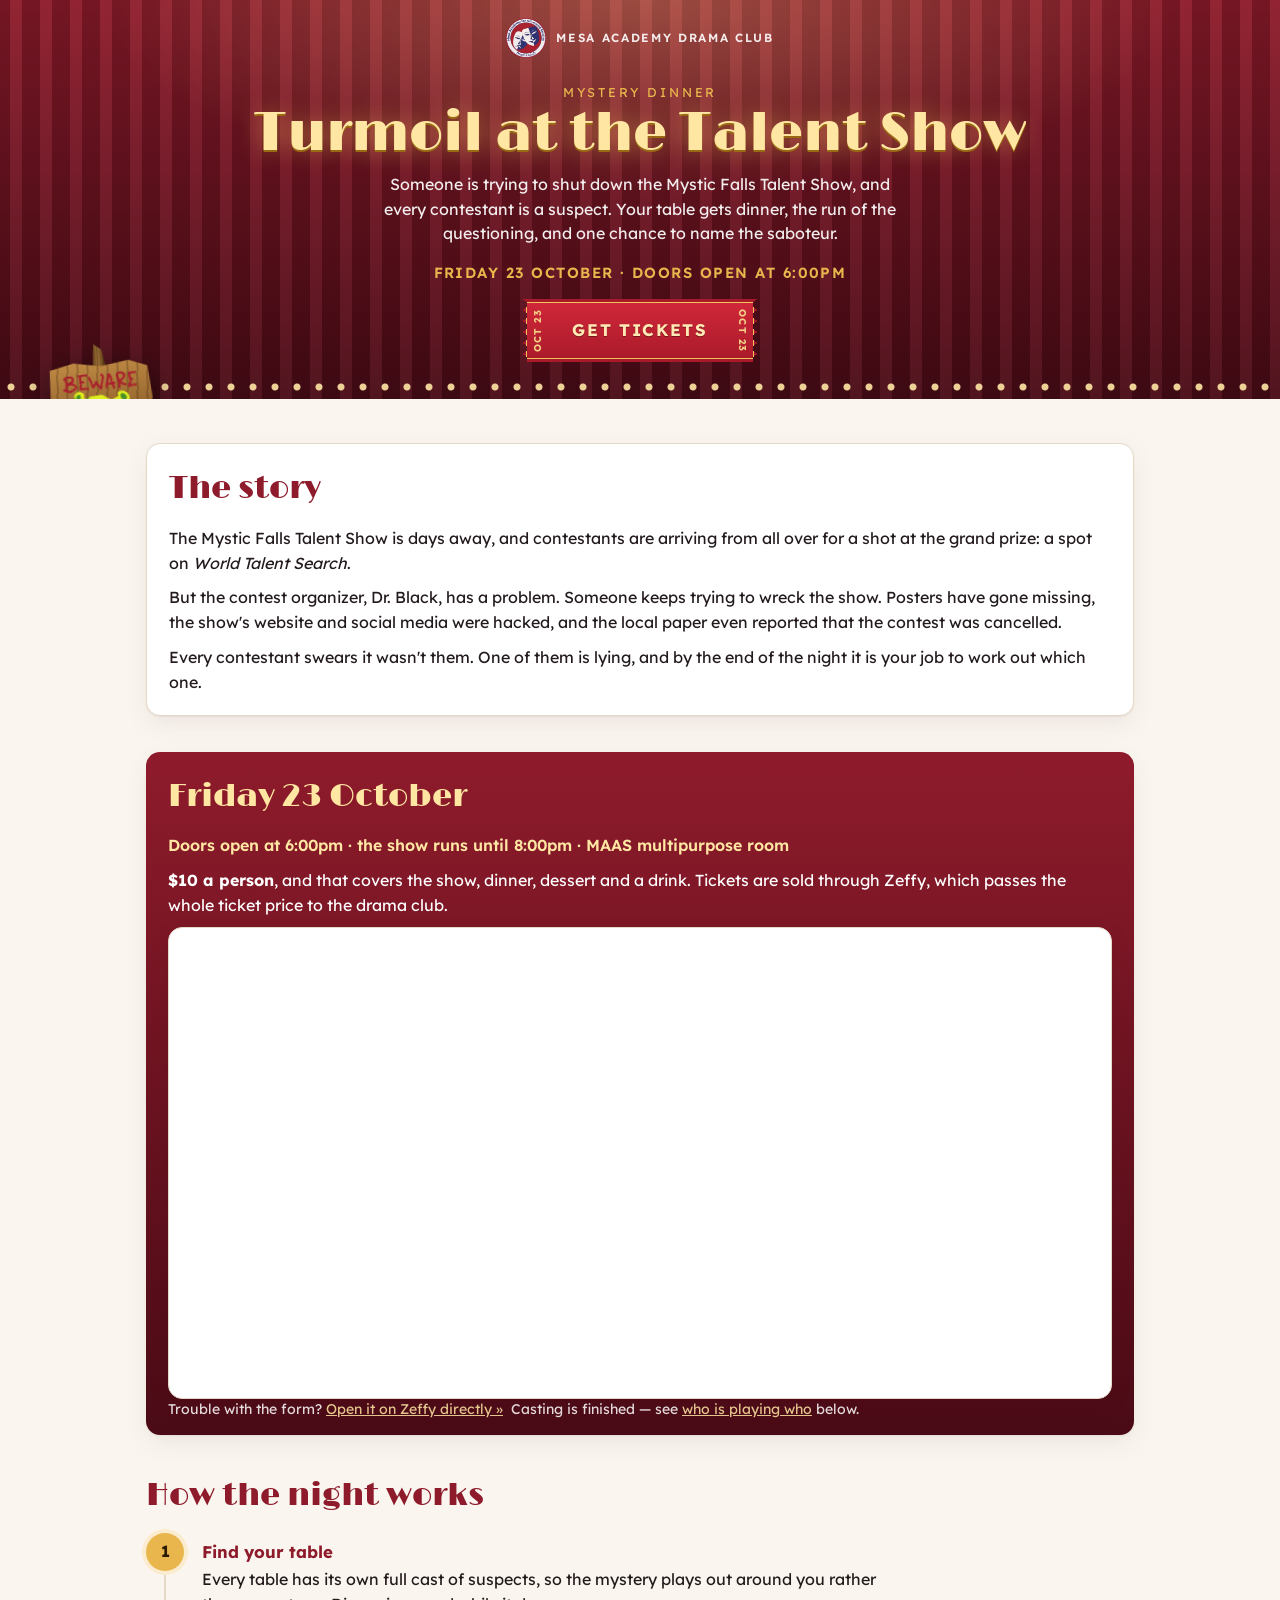
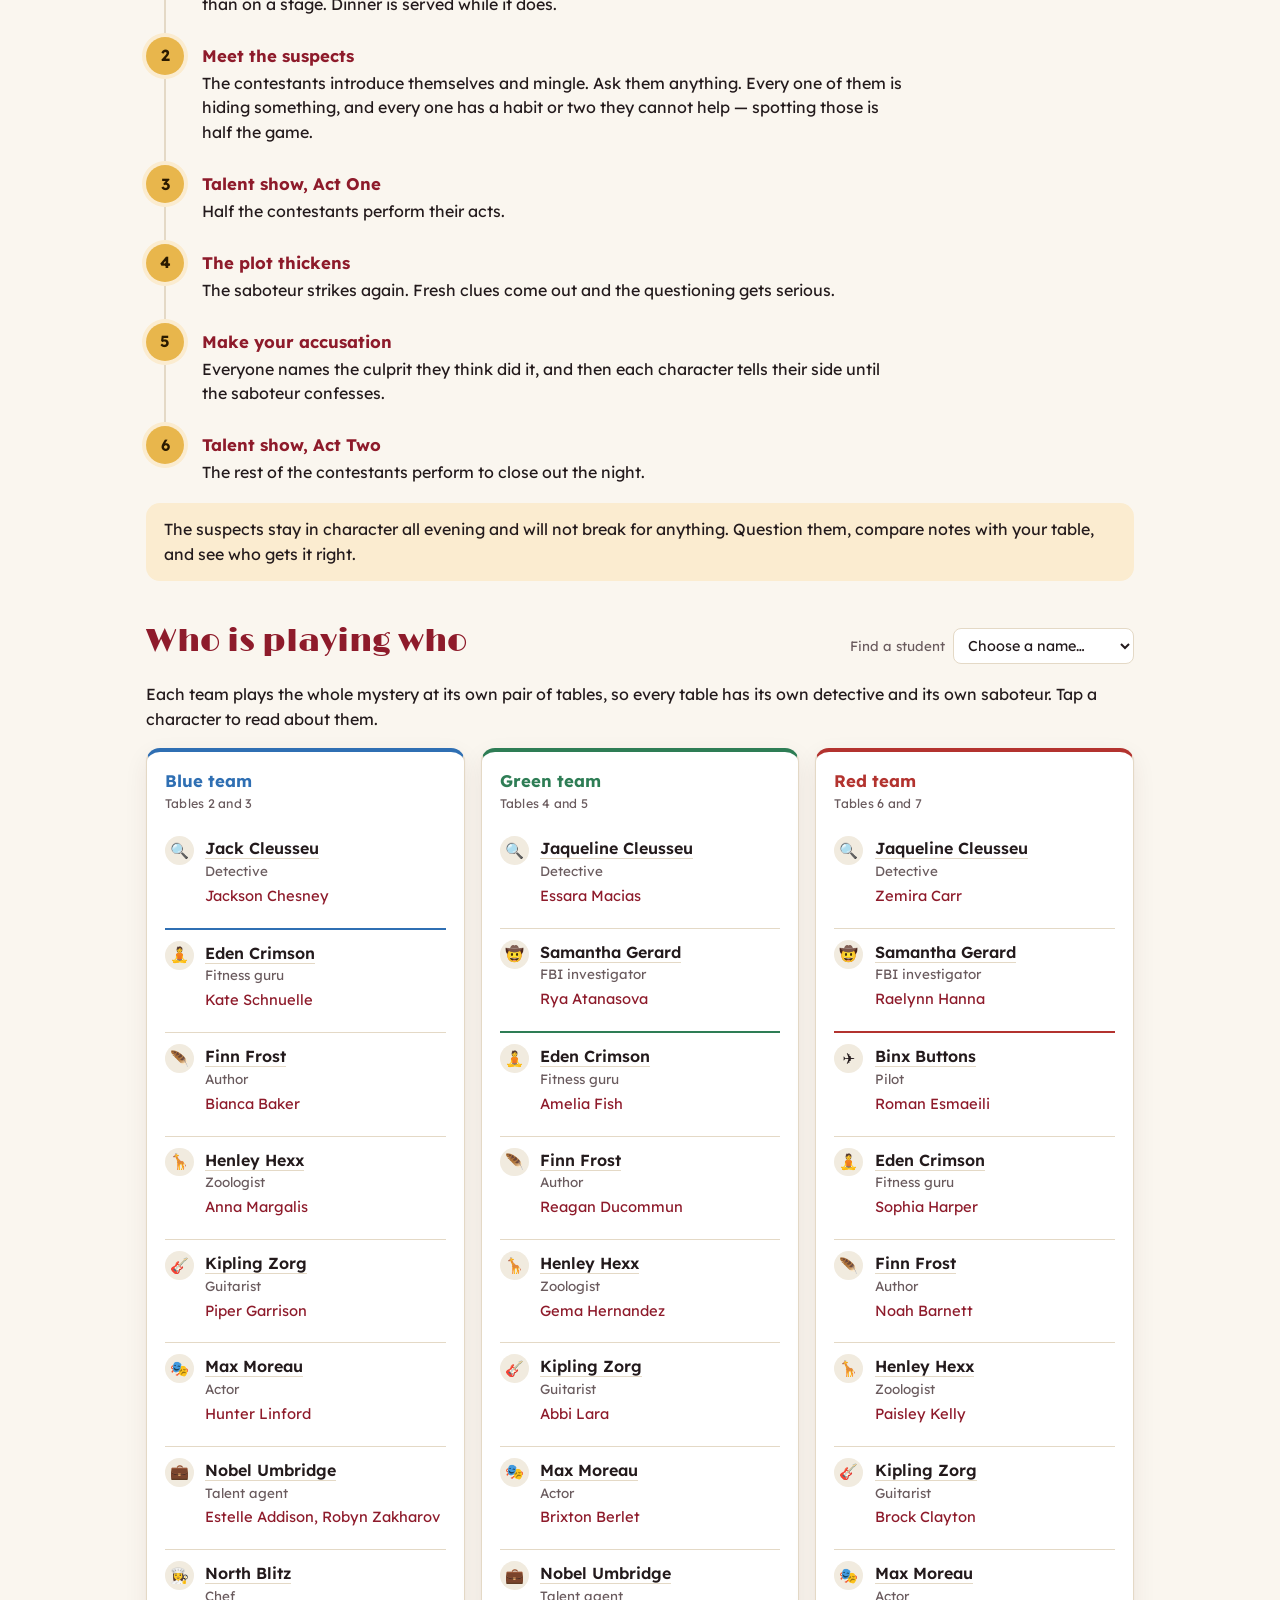
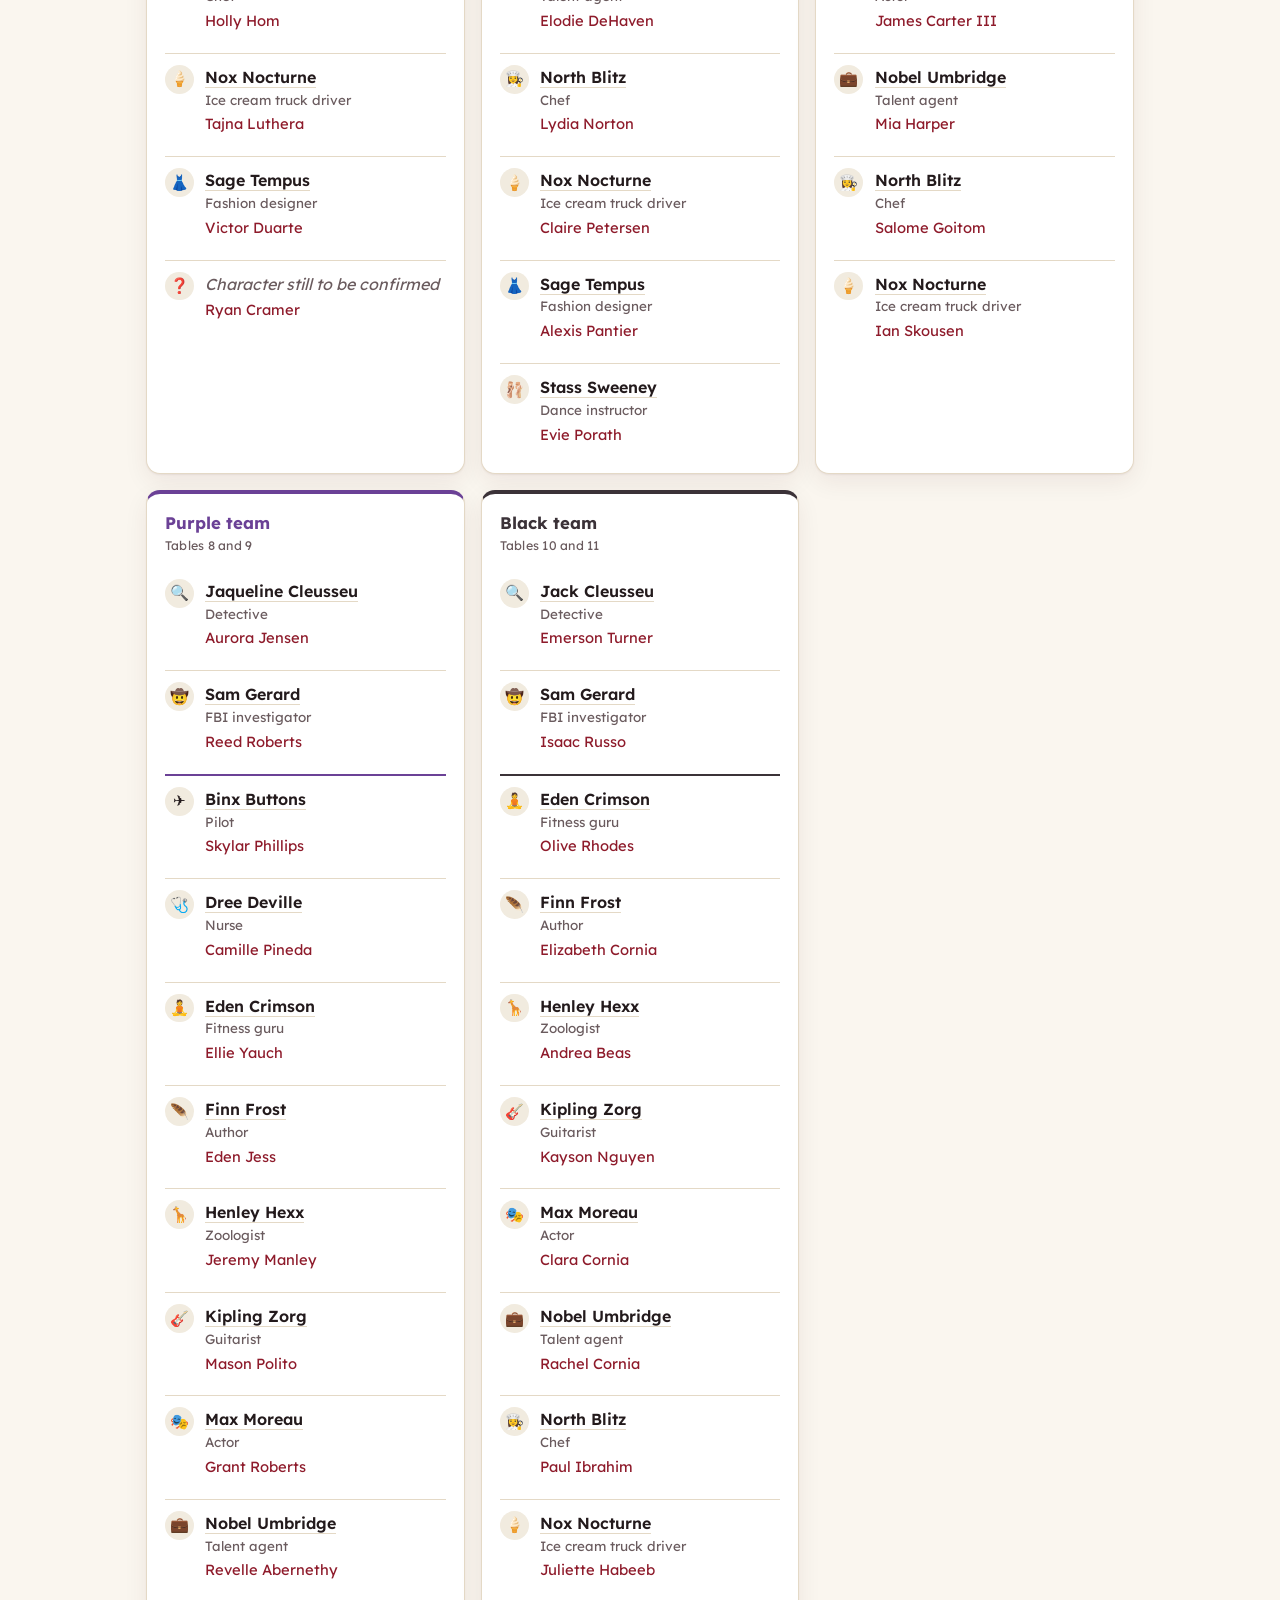
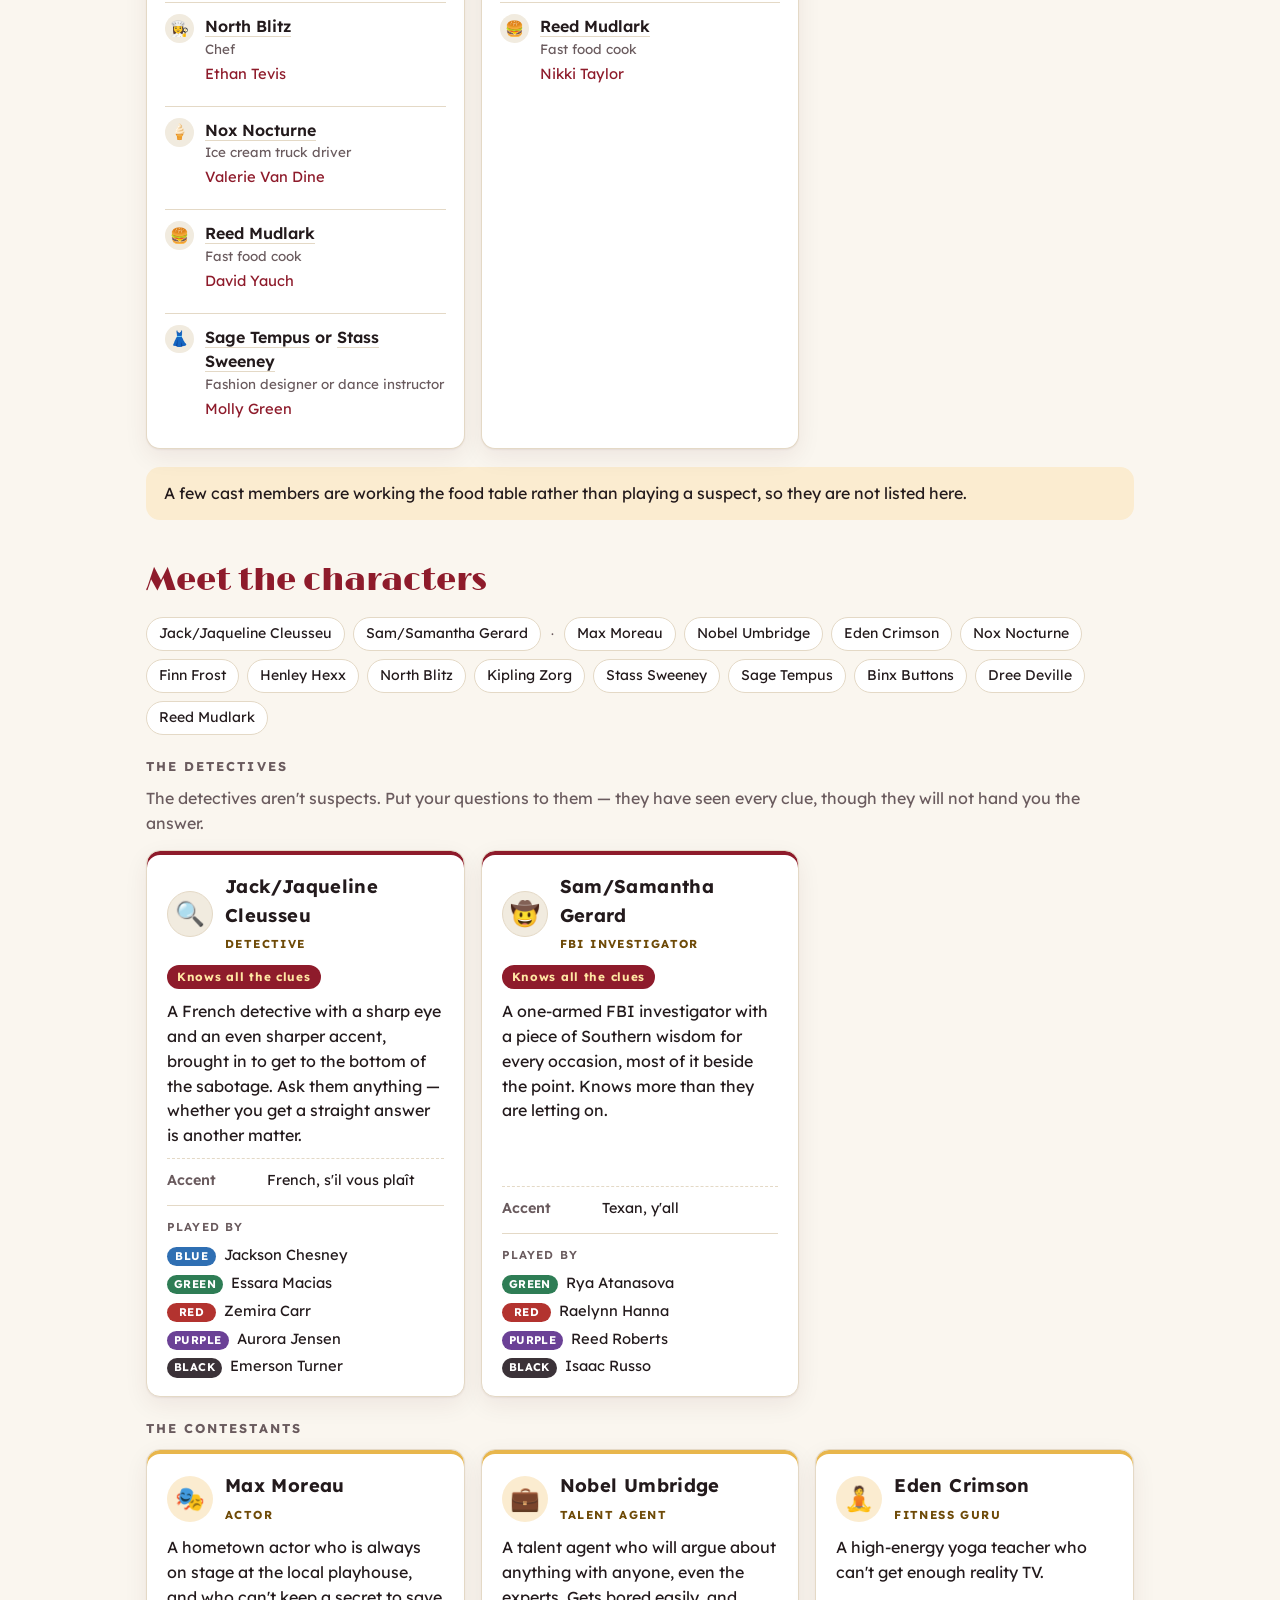
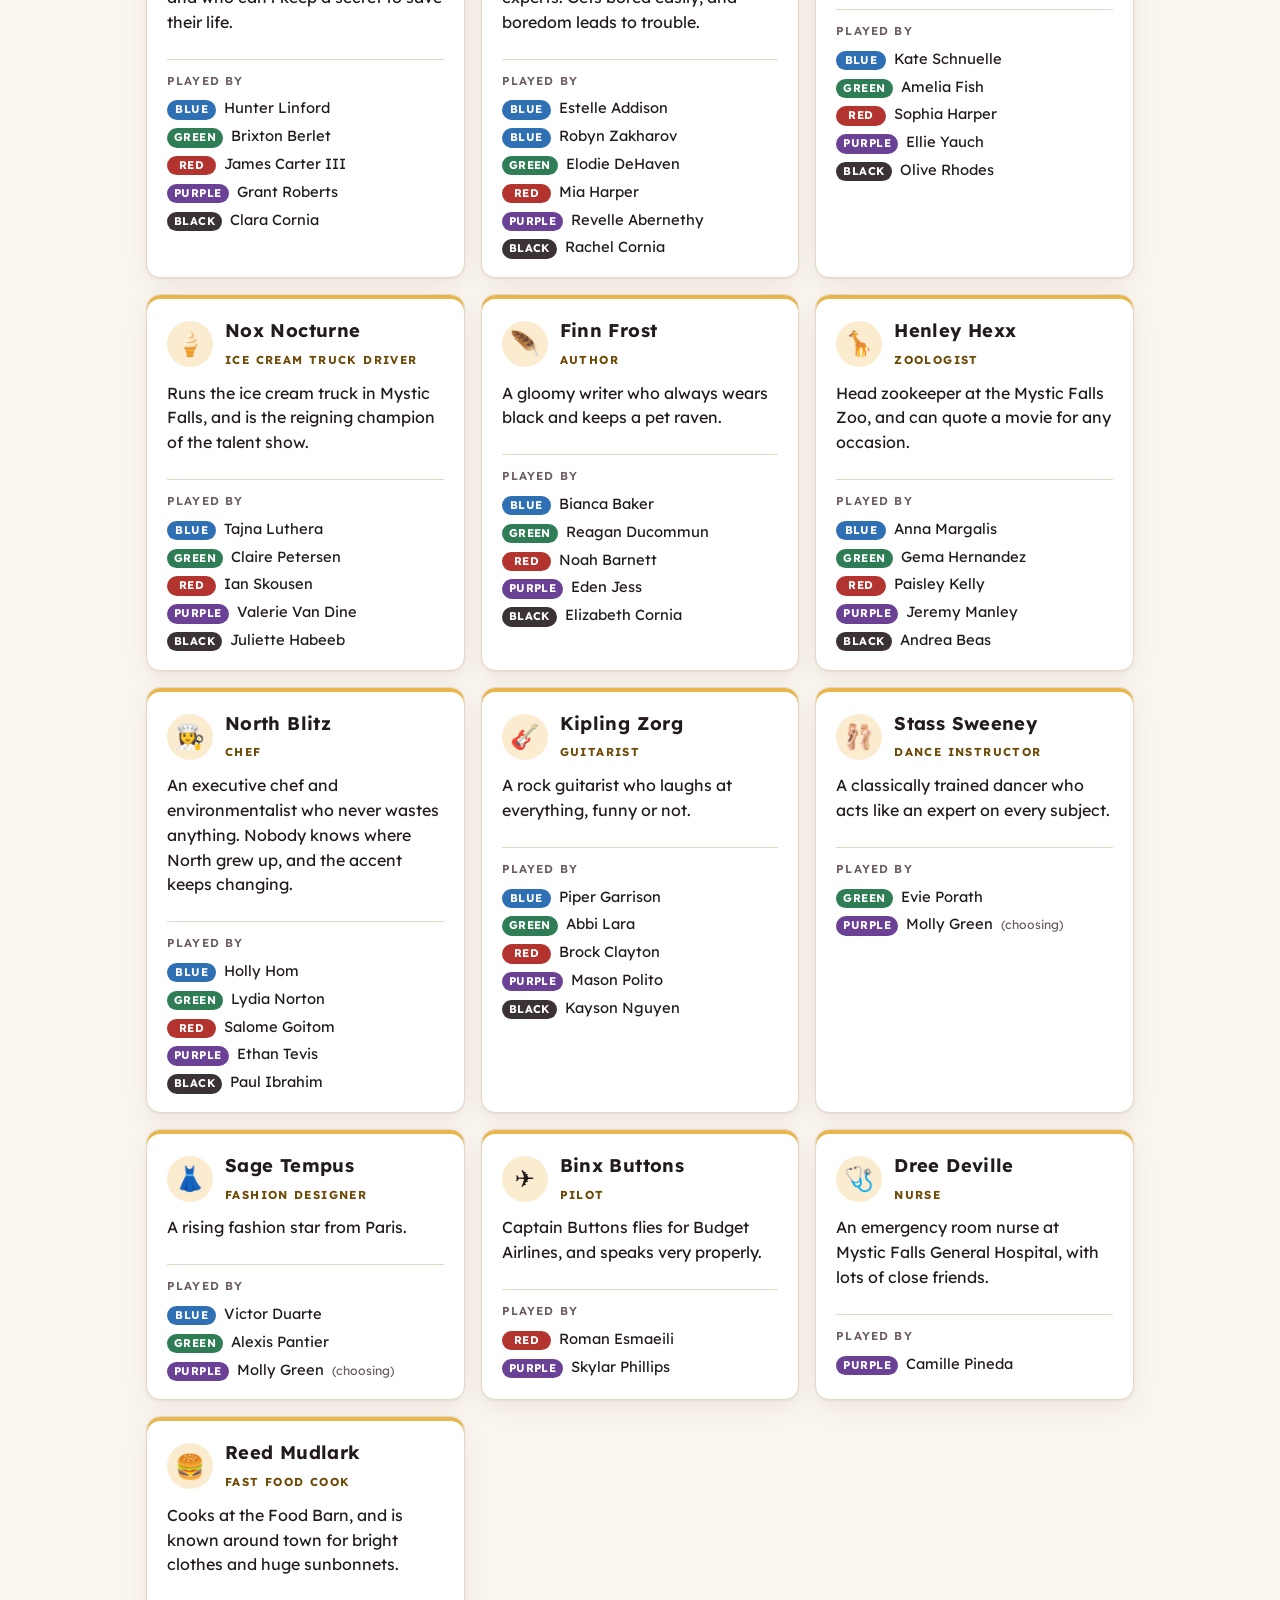
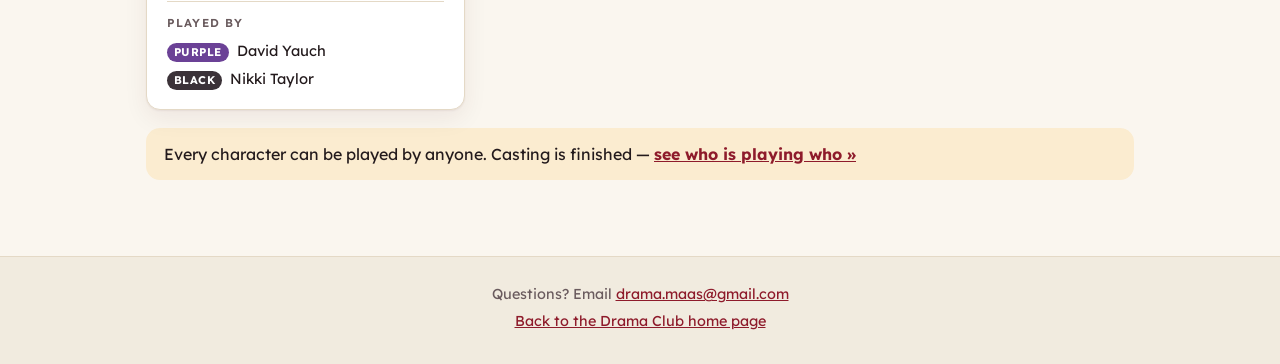
<file: mystery.html>
<!DOCTYPE html>
<html lang="en">
<head>
<meta charset="utf-8">
<meta name="viewport" content="width=device-width, initial-scale=1">
<title>Mystery Dinner - Mesa Academy Drama Club</title>
<meta name="description" content="Dinner, a talent show and a saboteur to catch. Meet the suspects and book a table for the Mesa Academy Drama Club mystery dinner, Friday 23 October.">
<!-- Not linked from the site menu yet. Keep it out of search results until it is. -->
<meta name="robots" content="noindex">
<link rel="icon" href="assets/img/drama-club-logo.png">
<link rel="preconnect" href="https://fonts.googleapis.com">
<link rel="preconnect" href="https://fonts.gstatic.com" crossorigin>
<link href="https://fonts.googleapis.com/css2?family=Lexend:wght@400;600;700&family=Limelight&display=swap" rel="stylesheet">
<style>
  :root {
    --curtain: #8e1b2b;
    --curtain-deep: #4a0b16;
    --gold: #e8b64c;
    --gold-deep: #9a6a12;
    --bg: #faf6ef;
    --bg-raised: #ffffff;
    --bg-sunken: #f1ebdf;
    --ink: #231a1c;
    --ink-soft: #6a5b5e;
    --line: #e4d9c6;
    --accent: #8e1b2b;
    --tag-bg: #fbecd0;
    --tag-ink: #6e4a07;
    --radius: 14px;
    --shadow: 0 1px 2px rgba(74, 11, 22, .06), 0 8px 24px rgba(74, 11, 22, .07);
    --font: "Lexend", ui-sans-serif, system-ui, "Segoe UI", Roboto, Helvetica, Arial, sans-serif;
    --display: "Limelight", Georgia, serif;
    color-scheme: light;
  }
  @media (prefers-color-scheme: dark) {
    :root:not([data-theme="light"]) {
      --bg: #140d0f;
      --bg-raised: #1f1518;
      --bg-sunken: #191113;
      --ink: #f4ecec;
      --ink-soft: #b9a8ab;
      --line: #3a2a2e;
      --accent: #f08a98;
      --tag-bg: #3a2c12;
      --tag-ink: #f2cf82;
      color-scheme: dark;
    }
  }
  :root[data-theme="dark"] {
    --bg: #140d0f;
    --bg-raised: #1f1518;
    --bg-sunken: #191113;
    --ink: #f4ecec;
    --ink-soft: #b9a8ab;
    --line: #3a2a2e;
    --accent: #f08a98;
    --tag-bg: #3a2c12;
    --tag-ink: #f2cf82;
    color-scheme: dark;
  }

  * { box-sizing: border-box; }
  body {
    margin: 0;
    background: var(--bg);
    color: var(--ink);
    font-family: var(--font);
    font-size: 16px;
    line-height: 1.55;
    -webkit-font-smoothing: antialiased;
  }
  a { color: var(--accent); }
  .wrap { width: 100%; max-width: 1020px; margin: 0 auto; padding: 0 16px; }
  .skip { position: absolute; left: -9999px; }
  .skip:focus { left: 12px; top: 12px; background: #fff; color: #000; padding: 8px 12px; border-radius: 8px; z-index: 10; }

  /* ---------- Header: a stage between two curtains ---------- */
  .stage {
    position: relative;
    color: #fff;
    text-align: center;
    padding: 18px 16px 30px;
    background:
      radial-gradient(ellipse 60% 70% at 50% 0%, rgba(255, 214, 140, .28), transparent 70%),
      repeating-linear-gradient(90deg, rgba(0,0,0,.18) 0 10px, rgba(255,255,255,.04) 10px 22px, rgba(0,0,0,.18) 22px 30px),
      linear-gradient(180deg, var(--curtain), var(--curtain-deep));
    overflow: hidden;
  }
  .stage::after {            /* marquee bulbs along the bottom edge */
    content: "";
    position: absolute; left: 0; right: 0; bottom: 8px; height: 8px;
    background: radial-gradient(circle, #ffe6a3 0 3px, transparent 4px) 0 0 / 22px 8px repeat-x;
    opacity: .9;
  }
  .brand {
    display: inline-flex; align-items: center; gap: 10px;
    color: #fff; text-decoration: none;
    font-size: .74rem; letter-spacing: .14em; text-transform: uppercase; font-weight: 600;
    opacity: .9;
  }
  .brand img { width: 40px; height: auto; }
  .stage .kicker {
    margin: 18px 0 2px;
    font-size: .8rem; letter-spacing: .22em; text-transform: uppercase; color: var(--gold);
  }
  .stage h1 {
    font-family: var(--display);
    font-weight: 400;
    font-size: clamp(2rem, 7vw, 3.4rem);
    line-height: 1.05;
    margin: 0;
    color: #ffe6a3;
    text-shadow: 0 2px 0 var(--gold-deep), 0 0 24px rgba(255, 200, 90, .45);
  }
  .stage .sub { margin: 10px auto 0; max-width: 34em; opacity: .92; }

  main.wrap { padding-top: 44px; padding-bottom: 40px; }
  h2 {
    font-family: var(--display); font-weight: 400;
    font-size: clamp(1.5rem, 4vw, 2rem);
    color: var(--accent);
    margin: 0 0 12px;
  }
  section { margin-bottom: 36px; }

  /* ---------- Intro + form call to action ---------- */
  .intro { display: grid; gap: 16px; grid-template-columns: 1.4fr 1fr; align-items: start; }
  .intro.is-single { grid-template-columns: 1fr; }
  #tickets .cta { padding-bottom: 14px; }
  #tickets .cta .small a { color: #ffe6a3; }
  .panel {
    background: var(--bg-raised);
    border: 1px solid var(--line);
    border-radius: var(--radius);
    box-shadow: var(--shadow);
    padding: 20px 22px;
  }
  .panel p { margin: 0 0 10px; }
  .panel p:last-child { margin-bottom: 0; }
  .cta {
    background: linear-gradient(180deg, var(--curtain), var(--curtain-deep));
    color: #fff;
    border: 0;
  }
  .cta h2 { color: #ffe6a3; }
  .cta ol { margin: 0 0 16px; padding-left: 1.2em; }
  .cta li { margin-bottom: 6px; }
  .btn {
    display: inline-block;
    background: var(--gold);
    color: #2a1a00;
    font-weight: 700;
    text-decoration: none;
    padding: 12px 20px;
    border-radius: 999px;
    box-shadow: 0 2px 0 var(--gold-deep);
  }
  .btn:hover { filter: brightness(1.06); }
  .btn:focus-visible { outline: 3px solid #fff; outline-offset: 3px; }
  .small { font-size: .88rem; opacity: .85; }

  /* A numbered timeline that reads top to bottom at every width. */
  .steps { list-style: none; margin: 0; padding: 0; max-width: 760px; counter-reset: step; }
  .steps li {
    position: relative;
    counter-increment: step;
    padding: 0 0 20px 56px;
  }
  .steps li::before {             /* the numbered marquee bulb */
    content: counter(step);
    position: absolute; left: 0; top: 0;
    width: 38px; height: 38px; border-radius: 50%;
    display: grid; place-items: center;
    background: var(--gold); color: #2a1a00;
    font-weight: 700;
    box-shadow: 0 0 0 4px var(--tag-bg);
  }
  .steps li:not(:last-child)::after {   /* the line joining one step to the next */
    content: "";
    position: absolute; left: 18px; top: 42px; bottom: 4px;
    width: 2px; background: var(--line);
  }
  .steps li:last-child { padding-bottom: 0; }
  .steps strong { display: block; color: var(--accent); font-size: 1.05rem; padding-top: 6px; margin-bottom: 2px; }

  /* ---------- Characters ---------- */
  .jump { display: flex; flex-wrap: wrap; gap: 8px; margin: 0 0 18px; padding: 0; list-style: none; }
  .jump a {
    display: inline-block; text-decoration: none;
    background: var(--bg-raised); color: var(--ink);
    border: 1px solid var(--line); border-radius: 999px;
    padding: 5px 12px; font-size: .88rem;
  }
  .jump a:hover { border-color: var(--accent); color: var(--accent); }

  .cards { display: grid; gap: 16px; grid-template-columns: repeat(auto-fill, minmax(290px, 1fr)); }
  .card {
    background: var(--bg-raised);
    --stripe: var(--gold);
    border: 1px solid var(--line);
    border-radius: var(--radius);
    /* The colored stripe along the top is an inset shadow, so it follows the rounded corners. */
    box-shadow: inset 0 4px 0 var(--stripe), var(--shadow);
    padding: 22px 20px 18px;
    display: flex; flex-direction: column;
    scroll-margin-top: 16px;
  }
  .card:target { border-color: var(--stripe); box-shadow: inset 0 4px 0 var(--stripe), 0 0 0 3px var(--stripe); }
  .card.detective { --stripe: var(--curtain); }
  .card.detective .emoji { background: var(--bg-sunken); border: 1px solid var(--line); }
  .badge {
    display: inline-block; margin: 0 0 10px; align-self: flex-start;
    background: var(--curtain); color: #ffe6a3;
    font-size: .74rem; font-weight: 700; letter-spacing: .06em;
    padding: 3px 10px; border-radius: 999px;
  }
  .group-intro { margin: 0 0 14px; color: var(--ink-soft); }
  h3.group {
    font-size: .8rem; letter-spacing: .16em; text-transform: uppercase;
    color: var(--ink-soft); margin: 22px 0 10px;
  }
  .jump .sep { align-self: center; color: var(--ink-soft); font-size: .8rem; padding: 0 2px; }
  .card header { display: flex; align-items: center; gap: 12px; margin-bottom: 10px; }
  .emoji {
    flex: none; width: 46px; height: 46px; border-radius: 50%;
    display: grid; place-items: center; font-size: 1.5rem;
    background: var(--tag-bg);
  }
  .card h3 { margin: 0; font-size: 1.15rem; letter-spacing: .02em; }
  .role {
    display: inline-block; margin-top: 2px;
    font-size: .72rem; font-weight: 700; letter-spacing: .12em; text-transform: uppercase;
    color: var(--tag-ink);
  }
  .card p { margin: 0 0 10px; }
  .facts { margin: auto 0 0; display: grid; gap: 6px; font-size: .9rem; border-top: 1px dashed var(--line); padding-top: 10px; }
  .facts div { display: grid; grid-template-columns: 92px 1fr; gap: 8px; }
  .facts dt { font-weight: 600; color: var(--ink-soft); }
  .facts dd { margin: 0; }

  .note {
    background: var(--tag-bg); color: var(--ink);
    border-radius: var(--radius); padding: 14px 18px; margin-top: 18px;
  }

  footer.site {
    border-top: 1px solid var(--line);
    background: var(--bg-sunken);
    padding: 22px 0 28px;
    font-size: .9rem; color: var(--ink-soft); text-align: center;
  }
  footer.site p { margin: 4px 0; }

  @media (max-width: 760px) {
    .intro { grid-template-columns: 1fr; }
    .panel { padding: 18px; }
    .facts div { grid-template-columns: 84px 1fr; }
  }

  /* Who is playing who. One panel per team, colour-keyed to the table cloths. */
  .teams { display: grid; gap: 16px; grid-template-columns: repeat(auto-fill, minmax(260px, 1fr)); }
  .team {
    background: var(--bg-raised); border: 1px solid var(--line); border-top: 4px solid var(--team, var(--curtain));
    border-radius: var(--radius); box-shadow: var(--shadow); padding: 16px 18px;
  }
  .team-blue { --team: #2f6fb3; }
  .team-green { --team: #2e7d55; }
  .team-red { --team: #b3332f; }
  .team-purple { --team: #6b4196; }
  .team-black { --team: #3b3238; }
  .team h3 { margin: 0 0 12px; font-size: 1.05rem; color: var(--team); }
  .team h3 .tables { display: block; font-family: Lexend, system-ui, sans-serif; font-size: .78rem; font-weight: 400; color: var(--ink-soft); letter-spacing: .02em; }
  .team-list { list-style: none; margin: 0; padding: 0; display: grid; gap: 9px; }
  .team-list li {
    display: grid; grid-template-columns: 1.9em 1fr; gap: 0 10px; align-items: start;
    padding: 11px 0;
  }
  .team-list li + li { border-top: 1px solid var(--line); }
  /* The detectives are a group of their own, so the gap after them is wider. */
  .team-list li.is-detective + li:not(.is-detective) { border-top: 2px solid var(--team, var(--line)); }
  .team-list .emoji {
    grid-row: 1 / span 3; display: flex; align-items: center; justify-content: center;
    width: 1.9em; height: 1.9em; border-radius: 50%; background: var(--bg-sunken); font-size: .95rem;
  }
  .team-list .as { grid-column: 2; font-weight: 600; }
  .team-list .as a { color: var(--ink); text-decoration: none; border-bottom: 1px solid var(--line); }
  .team-list .as a:hover { color: var(--accent); border-bottom-color: currentColor; }
  .team-list .as.tbc { grid-row: 1 / span 2; color: var(--ink-soft); font-style: italic; font-weight: 400; }
  .team-list .job { grid-column: 2; color: var(--ink-soft); font-size: .84rem; }
  .team-list .who { grid-column: 2; margin-top: 3px; color: var(--accent); font-size: .92rem; }

  /* Who plays this character, on the character's own card. */
  .played-by { margin-top: 14px; padding-top: 12px; border-top: 1px solid var(--line); }
  .played-by h4 {
    margin: 0 0 8px; font-family: Lexend, system-ui, sans-serif; font-size: .72rem;
    letter-spacing: .1em; text-transform: uppercase; color: var(--ink-soft); font-weight: 600;
  }
  .played-by ul { list-style: none; margin: 0; padding: 0; display: grid; gap: 5px; }
  .played-by li { display: flex; gap: 8px; align-items: baseline; font-size: .92rem; }
  .played-by small { color: var(--ink-soft); }
  .chip {
    flex: none; min-width: 4.4em; text-align: center; padding: 1px 7px; border-radius: 999px;
    font-size: .7rem; font-weight: 700; letter-spacing: .04em; text-transform: uppercase;
    color: #fff; background: var(--chip, var(--ink-soft));
  }
  .chip-blue { --chip: #2f6fb3; }
  .chip-green { --chip: #2e7d55; }
  .chip-red { --chip: #b3332f; }
  .chip-purple { --chip: #6b4196; }
  .chip-black { --chip: #3b3238; }
  .cta .when { font-weight: 600; color: #ffe6a3; margin-bottom: 10px; }
  .cta .small a { color: #ffe6a3; }
  .ticket-embed { background: var(--bg-raised); border: 1px solid var(--line); border-radius: var(--radius); padding: 10px; box-shadow: var(--shadow); }


  /* Find a student, and the picker that lights one up. */
  .cast-head {
    display: flex; flex-wrap: wrap; align-items: baseline; justify-content: space-between;
    gap: 10px 20px; margin-bottom: 6px;
  }
  .cast-head h2 { margin: 0; }
  .find-student { display: flex; align-items: center; gap: 8px; font-size: .84rem; color: var(--ink-soft); }
  .find-student select {
    font: inherit; font-size: .9rem; padding: 7px 10px; border-radius: 8px;
    border: 1px solid var(--line); background: var(--bg-raised); color: var(--ink);
  }
  .find-student select:focus-visible { outline: 3px solid var(--accent); outline-offset: 2px; }
  .team.is-found { border-color: var(--gold); box-shadow: 0 0 0 3px var(--gold-soft), var(--shadow); }
  /* The row keeps its place in the grid: the highlight is grown outwards with
     negative margins so it is not sitting on the icon. */
  .team-list li.is-found {
    background: var(--tag-bg); border-radius: 10px;
    margin: -4px -12px; padding: 15px 12px;
  }
  .team-list li.is-found + li { border-top-color: transparent; }
  .team-list li.is-found .who-name.is-found {
    background: var(--gold); color: #3b2a05; padding: 1px 6px; border-radius: 5px; font-weight: 700;
  }
  @media (prefers-reduced-motion: no-preference) {
    .team.is-found { transition: box-shadow .3s ease, border-color .3s ease; }
  }

  /* Date, time and a ticket in the header, so a visitor has them before they
     scroll. The ticket is the one from the banner on the rest of the site. */
  .stage-when {
    margin: 16px 0 0; font-size: .92rem; font-weight: 600; letter-spacing: .1em;
    text-transform: uppercase; color: var(--gold);
  }
  a.stage-ticket {
    position: relative; margin-top: 14px;
    display: inline-flex; align-items: stretch; text-decoration: none;
    background: linear-gradient(180deg, #d2283a, #a81a2a);
    color: #ffe6a3;
    box-shadow:
      inset 0 0 0 3px #a81a2a, inset 0 0 0 4px #f0c45c,
      0 7px 18px rgba(0, 0, 0, .45);
    --scallop: 11px;
    mask-image:
      radial-gradient(circle 4.5px at left 50%, transparent 97%, #000 100%),
      radial-gradient(circle 4.5px at right 50%, transparent 97%, #000 100%);
    mask-size: 100% var(--scallop);
    mask-repeat: repeat-y;
    mask-composite: intersect;
  }
  a.stage-ticket:hover { filter: brightness(1.08); }
  a.stage-ticket:focus-visible { outline: 3px solid #ffe6a3; outline-offset: 4px; }
  .stage-ticket-end {
    display: flex; align-items: center; justify-content: center;
    writing-mode: vertical-rl; text-orientation: mixed;
    padding: 10px 7px; font-size: .62rem; font-weight: 700; letter-spacing: .14em;
    color: #f3cf84;
  }
  .stage-ticket-end:first-child { transform: rotate(180deg); }
  .stage-ticket-text {
    display: flex; align-items: center;
    padding: 14px 20px; font-size: 1.05rem; font-weight: 700;
    letter-spacing: .1em; text-transform: uppercase; line-height: 1;
    color: #ffe9b4; text-shadow: 0 1px 0 rgba(0, 0, 0, .35);
  }

  /* A sign on a stake, driven in behind the bottom edge of the header with only
     its top showing. One click stands it up, a second goes home. */
  .ogre-sign {
    position: absolute; left: clamp(10px, 5vw, 54px); bottom: 0; z-index: 3;
    display: block; width: 104px; padding-top: 18px;
    text-decoration: none; -webkit-tap-highlight-color: transparent; cursor: pointer;
    transform: translateY(calc(100% - 56px)) rotate(-4deg); transform-origin: 50% 100%;
    transition: transform .6s cubic-bezier(.3, 1.3, .55, 1);
    filter: drop-shadow(0 9px 14px rgba(0, 0, 0, .55));
  }
  .ogre-sign:hover { transform: translateY(calc(100% - 68px)) rotate(-4deg); }
  /* Up far enough that a hand's width of stake shows under the board, then a
     slow sway, as if it were never driven in all that straight. */
  .ogre-sign.is-up, .ogre-sign.is-up:hover {
    transform: translateY(-30px) rotate(-3deg);
    animation: sign-sway 5.5s ease-in-out .7s infinite;
  }
  @keyframes sign-sway {
    0%, 100% { transform: translateY(-30px) rotate(-3.2deg); }
    50% { transform: translateY(-30px) rotate(1.4deg); }
  }
  .ogre-sign:focus-visible { outline: 3px solid var(--gold); outline-offset: 5px; }
  /* the stake runs from above the board down past the bottom of the header */
  .ogre-sign-stake {
    position: absolute; left: 50%; top: 0; z-index: 0;
    width: 15px; height: 300px; margin-left: -7px;
    background:
      radial-gradient(130% 100% at 50% 50%, transparent 40%, rgba(35, 17, 2, .6) 100%),
      repeating-linear-gradient(90deg, rgba(60, 32, 8, .34) 0 1px, transparent 1px 6px),
      linear-gradient(90deg, #5e3a16, #a0743a 45%, #52320f);
    clip-path: polygon(22% 0, 74% 2%, 100% 9%, 93% 55%, 100% 100%, 6% 100%, 0 52%, 8% 8%);
  }
  /* a plank someone cut with a hatchet: no edge quite straight, no corner square */
  .ogre-sign-board {
    position: relative; z-index: 1; display: block; padding: 11px 15px 13px;
    background:
      radial-gradient(125% 125% at 50% 50%, transparent 52%, rgba(40, 20, 4, .62) 100%),
      repeating-linear-gradient(93deg, rgba(60, 32, 8, .26) 0 2px, transparent 2px 10px),
      linear-gradient(176deg, #c08a44, #8a5c29 55%, #6b4319);
    clip-path: polygon(
      3% 5%, 26% 0, 52% 4%, 79% 0, 97% 6%,
      100% 33%, 96% 61%, 100% 93%,
      76% 100%, 49% 95%, 22% 100%, 4% 94%,
      0 62%, 2% 31%);
  }
  /* two nails holding the board to the stake */
  .ogre-sign-board::before, .ogre-sign-board::after {
    content: ""; position: absolute; bottom: 10px; width: 6px; height: 6px;
    border-radius: 50%;
    background: radial-gradient(circle at 35% 30%, #e4d3b2, #4f4028 70%);
  }
  .ogre-sign-board::before { left: 13px; }
  .ogre-sign-board::after { right: 13px; }
  .ogre-sign img { display: block; width: 100%; height: auto; }
  @media (max-width: 620px) {
    .ogre-sign { width: 78px; left: 8px; padding-top: 14px; }
    .ogre-sign-board { padding: 8px 10px 10px; }
    .ogre-sign-stake { width: 12px; margin-left: -6px; }
  }
  @media (prefers-reduced-motion: reduce) {
    .ogre-sign { transition: none; }
    .ogre-sign.is-up, .ogre-sign.is-up:hover { animation: none; }
  }
</style>
</head>
<body>

<a class="skip" href="#main">Skip to content</a>


<header class="stage">
  <a class="brand" href="index.html">
    <img src="assets/img/drama-club-logo.png" alt="">
    Mesa Academy Drama Club
  </a>
  <p class="kicker">Mystery Dinner</p>
  <h1>Turmoil at the Talent Show</h1>
  <p class="sub">Someone is trying to shut down the Mystic Falls Talent Show, and every contestant is a suspect. Your table gets dinner, the run of the questioning, and one chance to name the saboteur.</p>
  <p class="stage-when">Friday 23 October &middot; doors open at 6:00pm</p>
  <a class="stage-ticket" href="#tickets">
    <span class="stage-ticket-end">OCT 23</span>
    <span class="stage-ticket-text">Get tickets</span>
    <span class="stage-ticket-end">OCT 23</span>
  </a>

  <a class="ogre-sign" href="index.html" aria-label="Stand the sign up">
    <span class="ogre-sign-stake" aria-hidden="true"></span>
    <span class="ogre-sign-board">
      <img src="assets/img/beware-ogre.png" alt="" width="654" height="792">
    </span>
  </a>
</header>

<main id="main" class="wrap">

  <section class="intro is-single">
    <div class="panel">
      <h2>The story</h2>
      <p>The Mystic Falls Talent Show is days away, and contestants are arriving from all over for a shot at the grand prize: a spot on <em>World Talent Search</em>.</p>
      <p>But the contest organizer, Dr. Black, has a problem. Someone keeps trying to wreck the show. Posters have gone missing, the show's website and social media were hacked, and the local paper even reported that the contest was cancelled.</p>
      <p>Every contestant swears it wasn't them. One of them is lying, and by the end of the night it is your job to work out which one.</p>
    </div>

  </section>

  <section id="tickets">
    <div class="panel cta">
      <h2>Friday 23 October</h2>
      <p class="when">Doors open at 6:00pm &middot; the show runs until 8:00pm &middot; MAAS multipurpose room</p>
      <p><strong>$10 a person</strong>, and that covers the show, dinner, dessert and a drink. Tickets are sold through Zeffy, which passes the whole ticket price to the drama club.</p>
      <div class="ticket-embed">
        <div data-zeffy-embed data-form-url="/embed/ticketing/mystery-dinner-theatre-turmoil-at-the-talent-show"></div>
        <div data-zeffy-embed-fallback style="display:none;">
          <div style="position:relative;overflow:hidden;height:450px;width:100%;padding-top:450px;"><iframe title="Ticketing form powered by Zeffy" style="position:absolute;border:0;top:0;left:0;bottom:0;right:0;width:100%;height:100%" data-zeffy-embed-src="https://www.zeffy.com/embed/ticketing/mystery-dinner-theatre-turmoil-at-the-talent-show" allowpaymentrequest allowTransparency="true"></iframe></div>
        </div>
        <script
          src="https://www.zeffy.com/embed/v2/zeffy-embed.js"
          onerror="document.querySelectorAll('[data-zeffy-embed-fallback]').forEach(function(el){el.style.display='block';el.querySelectorAll('iframe[data-zeffy-embed-src]').forEach(function(f){f.src=f.getAttribute('data-zeffy-embed-src');});});">
        </script>
      </div>
      <p class="small">Trouble with the form? <a href="https://www.zeffy.com/en-US/ticketing/mystery-dinner-theatre-turmoil-at-the-talent-show" target="_blank" rel="noopener">Open it on Zeffy directly &raquo;</a> &nbsp;Casting is finished &mdash; see <a href="#cast">who is playing who</a> below.</p>
    </div>
  </section>

  <section>
    <h2>How the night works</h2>
    <ol class="steps">
      <li><strong>Find your table</strong>Every table has its own full cast of suspects, so the mystery plays out around you rather than on a stage. Dinner is served while it does.</li>
      <li><strong>Meet the suspects</strong>The contestants introduce themselves and mingle. Ask them anything. Every one of them is hiding something, and every one has a habit or two they cannot help — spotting those is half the game.</li>
      <li><strong>Talent show, Act One</strong>Half the contestants perform their acts.</li>
      <li><strong>The plot thickens</strong>The saboteur strikes again. Fresh clues come out and the questioning gets serious.</li>
      <li><strong>Make your accusation</strong>Everyone names the culprit they think did it, and then each character tells their side until the saboteur confesses.</li>
      <li><strong>Talent show, Act Two</strong>The rest of the contestants perform to close out the night.</li>
    </ol>
    <p class="note">The suspects stay in character all evening and will not break for anything. Question them, compare notes with your table, and see who gets it right.</p>
  </section>

  <section id="cast">
    <div class="cast-head">
      <h2>Who is playing who</h2>
      <label class="find-student">
        <span>Find a student</span>
        <select id="student-finder">
          <option value="">Choose a name…</option>
          <option value="Abbi Lara">Abbi Lara</option>
          <option value="Alexis Pantier">Alexis Pantier</option>
          <option value="Amelia Fish">Amelia Fish</option>
          <option value="Andrea Beas">Andrea Beas</option>
          <option value="Anna Margalis">Anna Margalis</option>
          <option value="Aurora Jensen">Aurora Jensen</option>
          <option value="Bianca Baker">Bianca Baker</option>
          <option value="Brixton Berlet">Brixton Berlet</option>
          <option value="Brock Clayton">Brock Clayton</option>
          <option value="Camille Pineda">Camille Pineda</option>
          <option value="Claire Petersen">Claire Petersen</option>
          <option value="Clara Cornia">Clara Cornia</option>
          <option value="David Yauch">David Yauch</option>
          <option value="Eden Jess">Eden Jess</option>
          <option value="Elizabeth Cornia">Elizabeth Cornia</option>
          <option value="Ellie Yauch">Ellie Yauch</option>
          <option value="Elodie DeHaven">Elodie DeHaven</option>
          <option value="Emerson Turner">Emerson Turner</option>
          <option value="Essara Macias">Essara Macias</option>
          <option value="Estelle Addison">Estelle Addison</option>
          <option value="Ethan Tevis">Ethan Tevis</option>
          <option value="Evie Porath">Evie Porath</option>
          <option value="Gema Hernandez">Gema Hernandez</option>
          <option value="Grant Roberts">Grant Roberts</option>
          <option value="Holly Hom">Holly Hom</option>
          <option value="Hunter Linford">Hunter Linford</option>
          <option value="Ian Skousen">Ian Skousen</option>
          <option value="Isaac Russo">Isaac Russo</option>
          <option value="Jackson Chesney">Jackson Chesney</option>
          <option value="James Carter III">James Carter III</option>
          <option value="Jeremy Manley">Jeremy Manley</option>
          <option value="Juliette Habeeb">Juliette Habeeb</option>
          <option value="Kate Schnuelle">Kate Schnuelle</option>
          <option value="Kayson Nguyen">Kayson Nguyen</option>
          <option value="Lydia Norton">Lydia Norton</option>
          <option value="Mason Polito">Mason Polito</option>
          <option value="Mia Harper">Mia Harper</option>
          <option value="Molly Green">Molly Green</option>
          <option value="Nikki Taylor">Nikki Taylor</option>
          <option value="Noah Barnett">Noah Barnett</option>
          <option value="Olive Rhodes">Olive Rhodes</option>
          <option value="Paisley Kelly">Paisley Kelly</option>
          <option value="Paul Ibrahim">Paul Ibrahim</option>
          <option value="Piper Garrison">Piper Garrison</option>
          <option value="Rachel Cornia">Rachel Cornia</option>
          <option value="Raelynn Hanna">Raelynn Hanna</option>
          <option value="Reagan Ducommun">Reagan Ducommun</option>
          <option value="Reed Roberts">Reed Roberts</option>
          <option value="Revelle Abernethy">Revelle Abernethy</option>
          <option value="Robyn Zakharov">Robyn Zakharov</option>
          <option value="Roman Esmaeili">Roman Esmaeili</option>
          <option value="Rya Atanasova">Rya Atanasova</option>
          <option value="Ryan Cramer">Ryan Cramer</option>
          <option value="Salome Goitom">Salome Goitom</option>
          <option value="Skylar Phillips">Skylar Phillips</option>
          <option value="Sophia Harper">Sophia Harper</option>
          <option value="Tajna Luthera">Tajna Luthera</option>
          <option value="Valerie Van Dine">Valerie Van Dine</option>
          <option value="Victor Duarte">Victor Duarte</option>
          <option value="Zemira Carr">Zemira Carr</option>
        </select>
      </label>
    </div>
    <p class="section-intro">Each team plays the whole mystery at its own pair of tables, so every table has its own detective and its own saboteur. Tap a character to read about them.</p>
    <div class="teams">
      <article class="team team-blue" id="team-blue">
        <h3>Blue team <span class="tables">Tables 2 and 3</span></h3>
        <ul class="team-list">
          <li class="is-detective">
            <span class="emoji" aria-hidden="true">🔍</span>
            <span class="as"><a href="#jack">Jack Cleusseu</a></span>
            <span class="job">Detective</span>
            <span class="who"><span class="who-name" data-student="Jackson Chesney">Jackson Chesney</span></span>
          </li>
          <li>
            <span class="emoji" aria-hidden="true">🧘</span>
            <span class="as"><a href="#eden">Eden Crimson</a></span>
            <span class="job">Fitness guru</span>
            <span class="who"><span class="who-name" data-student="Kate Schnuelle">Kate Schnuelle</span></span>
          </li>
          <li>
            <span class="emoji" aria-hidden="true">🪶</span>
            <span class="as"><a href="#finn">Finn Frost</a></span>
            <span class="job">Author</span>
            <span class="who"><span class="who-name" data-student="Bianca Baker">Bianca Baker</span></span>
          </li>
          <li>
            <span class="emoji" aria-hidden="true">🦒</span>
            <span class="as"><a href="#henley">Henley Hexx</a></span>
            <span class="job">Zoologist</span>
            <span class="who"><span class="who-name" data-student="Anna Margalis">Anna Margalis</span></span>
          </li>
          <li>
            <span class="emoji" aria-hidden="true">🎸</span>
            <span class="as"><a href="#kipling">Kipling Zorg</a></span>
            <span class="job">Guitarist</span>
            <span class="who"><span class="who-name" data-student="Piper Garrison">Piper Garrison</span></span>
          </li>
          <li>
            <span class="emoji" aria-hidden="true">🎭</span>
            <span class="as"><a href="#max">Max Moreau</a></span>
            <span class="job">Actor</span>
            <span class="who"><span class="who-name" data-student="Hunter Linford">Hunter Linford</span></span>
          </li>
          <li>
            <span class="emoji" aria-hidden="true">💼</span>
            <span class="as"><a href="#nobel">Nobel Umbridge</a></span>
            <span class="job">Talent agent</span>
            <span class="who"><span class="who-name" data-student="Estelle Addison">Estelle Addison</span>, <span class="who-name" data-student="Robyn Zakharov">Robyn Zakharov</span></span>
          </li>
          <li>
            <span class="emoji" aria-hidden="true">👩‍🍳</span>
            <span class="as"><a href="#north">North Blitz</a></span>
            <span class="job">Chef</span>
            <span class="who"><span class="who-name" data-student="Holly Hom">Holly Hom</span></span>
          </li>
          <li>
            <span class="emoji" aria-hidden="true">🍦</span>
            <span class="as"><a href="#nox">Nox Nocturne</a></span>
            <span class="job">Ice cream truck driver</span>
            <span class="who"><span class="who-name" data-student="Tajna Luthera">Tajna Luthera</span></span>
          </li>
          <li>
            <span class="emoji" aria-hidden="true">👗</span>
            <span class="as"><a href="#sage">Sage Tempus</a></span>
            <span class="job">Fashion designer</span>
            <span class="who"><span class="who-name" data-student="Victor Duarte">Victor Duarte</span></span>
          </li>
          <li>
            <span class="emoji" aria-hidden="true">❓</span>
            <span class="as tbc">Character still to be confirmed</span>
            <span class="who"><span class="who-name" data-student="Ryan Cramer">Ryan Cramer</span></span>
          </li>
        </ul>
      </article>
      <article class="team team-green" id="team-green">
        <h3>Green team <span class="tables">Tables 4 and 5</span></h3>
        <ul class="team-list">
          <li class="is-detective">
            <span class="emoji" aria-hidden="true">🔍</span>
            <span class="as"><a href="#jack">Jaqueline Cleusseu</a></span>
            <span class="job">Detective</span>
            <span class="who"><span class="who-name" data-student="Essara Macias">Essara Macias</span></span>
          </li>
          <li class="is-detective">
            <span class="emoji" aria-hidden="true">🤠</span>
            <span class="as"><a href="#sam">Samantha Gerard</a></span>
            <span class="job">FBI investigator</span>
            <span class="who"><span class="who-name" data-student="Rya Atanasova">Rya Atanasova</span></span>
          </li>
          <li>
            <span class="emoji" aria-hidden="true">🧘</span>
            <span class="as"><a href="#eden">Eden Crimson</a></span>
            <span class="job">Fitness guru</span>
            <span class="who"><span class="who-name" data-student="Amelia Fish">Amelia Fish</span></span>
          </li>
          <li>
            <span class="emoji" aria-hidden="true">🪶</span>
            <span class="as"><a href="#finn">Finn Frost</a></span>
            <span class="job">Author</span>
            <span class="who"><span class="who-name" data-student="Reagan Ducommun">Reagan Ducommun</span></span>
          </li>
          <li>
            <span class="emoji" aria-hidden="true">🦒</span>
            <span class="as"><a href="#henley">Henley Hexx</a></span>
            <span class="job">Zoologist</span>
            <span class="who"><span class="who-name" data-student="Gema Hernandez">Gema Hernandez</span></span>
          </li>
          <li>
            <span class="emoji" aria-hidden="true">🎸</span>
            <span class="as"><a href="#kipling">Kipling Zorg</a></span>
            <span class="job">Guitarist</span>
            <span class="who"><span class="who-name" data-student="Abbi Lara">Abbi Lara</span></span>
          </li>
          <li>
            <span class="emoji" aria-hidden="true">🎭</span>
            <span class="as"><a href="#max">Max Moreau</a></span>
            <span class="job">Actor</span>
            <span class="who"><span class="who-name" data-student="Brixton Berlet">Brixton Berlet</span></span>
          </li>
          <li>
            <span class="emoji" aria-hidden="true">💼</span>
            <span class="as"><a href="#nobel">Nobel Umbridge</a></span>
            <span class="job">Talent agent</span>
            <span class="who"><span class="who-name" data-student="Elodie DeHaven">Elodie DeHaven</span></span>
          </li>
          <li>
            <span class="emoji" aria-hidden="true">👩‍🍳</span>
            <span class="as"><a href="#north">North Blitz</a></span>
            <span class="job">Chef</span>
            <span class="who"><span class="who-name" data-student="Lydia Norton">Lydia Norton</span></span>
          </li>
          <li>
            <span class="emoji" aria-hidden="true">🍦</span>
            <span class="as"><a href="#nox">Nox Nocturne</a></span>
            <span class="job">Ice cream truck driver</span>
            <span class="who"><span class="who-name" data-student="Claire Petersen">Claire Petersen</span></span>
          </li>
          <li>
            <span class="emoji" aria-hidden="true">👗</span>
            <span class="as"><a href="#sage">Sage Tempus</a></span>
            <span class="job">Fashion designer</span>
            <span class="who"><span class="who-name" data-student="Alexis Pantier">Alexis Pantier</span></span>
          </li>
          <li>
            <span class="emoji" aria-hidden="true">🩰</span>
            <span class="as"><a href="#stass">Stass Sweeney</a></span>
            <span class="job">Dance instructor</span>
            <span class="who"><span class="who-name" data-student="Evie Porath">Evie Porath</span></span>
          </li>
        </ul>
      </article>
      <article class="team team-red" id="team-red">
        <h3>Red team <span class="tables">Tables 6 and 7</span></h3>
        <ul class="team-list">
          <li class="is-detective">
            <span class="emoji" aria-hidden="true">🔍</span>
            <span class="as"><a href="#jack">Jaqueline Cleusseu</a></span>
            <span class="job">Detective</span>
            <span class="who"><span class="who-name" data-student="Zemira Carr">Zemira Carr</span></span>
          </li>
          <li class="is-detective">
            <span class="emoji" aria-hidden="true">🤠</span>
            <span class="as"><a href="#sam">Samantha Gerard</a></span>
            <span class="job">FBI investigator</span>
            <span class="who"><span class="who-name" data-student="Raelynn Hanna">Raelynn Hanna</span></span>
          </li>
          <li>
            <span class="emoji" aria-hidden="true">✈️</span>
            <span class="as"><a href="#binx">Binx Buttons</a></span>
            <span class="job">Pilot</span>
            <span class="who"><span class="who-name" data-student="Roman Esmaeili">Roman Esmaeili</span></span>
          </li>
          <li>
            <span class="emoji" aria-hidden="true">🧘</span>
            <span class="as"><a href="#eden">Eden Crimson</a></span>
            <span class="job">Fitness guru</span>
            <span class="who"><span class="who-name" data-student="Sophia Harper">Sophia Harper</span></span>
          </li>
          <li>
            <span class="emoji" aria-hidden="true">🪶</span>
            <span class="as"><a href="#finn">Finn Frost</a></span>
            <span class="job">Author</span>
            <span class="who"><span class="who-name" data-student="Noah Barnett">Noah Barnett</span></span>
          </li>
          <li>
            <span class="emoji" aria-hidden="true">🦒</span>
            <span class="as"><a href="#henley">Henley Hexx</a></span>
            <span class="job">Zoologist</span>
            <span class="who"><span class="who-name" data-student="Paisley Kelly">Paisley Kelly</span></span>
          </li>
          <li>
            <span class="emoji" aria-hidden="true">🎸</span>
            <span class="as"><a href="#kipling">Kipling Zorg</a></span>
            <span class="job">Guitarist</span>
            <span class="who"><span class="who-name" data-student="Brock Clayton">Brock Clayton</span></span>
          </li>
          <li>
            <span class="emoji" aria-hidden="true">🎭</span>
            <span class="as"><a href="#max">Max Moreau</a></span>
            <span class="job">Actor</span>
            <span class="who"><span class="who-name" data-student="James Carter III">James Carter III</span></span>
          </li>
          <li>
            <span class="emoji" aria-hidden="true">💼</span>
            <span class="as"><a href="#nobel">Nobel Umbridge</a></span>
            <span class="job">Talent agent</span>
            <span class="who"><span class="who-name" data-student="Mia Harper">Mia Harper</span></span>
          </li>
          <li>
            <span class="emoji" aria-hidden="true">👩‍🍳</span>
            <span class="as"><a href="#north">North Blitz</a></span>
            <span class="job">Chef</span>
            <span class="who"><span class="who-name" data-student="Salome Goitom">Salome Goitom</span></span>
          </li>
          <li>
            <span class="emoji" aria-hidden="true">🍦</span>
            <span class="as"><a href="#nox">Nox Nocturne</a></span>
            <span class="job">Ice cream truck driver</span>
            <span class="who"><span class="who-name" data-student="Ian Skousen">Ian Skousen</span></span>
          </li>
        </ul>
      </article>
      <article class="team team-purple" id="team-purple">
        <h3>Purple team <span class="tables">Tables 8 and 9</span></h3>
        <ul class="team-list">
          <li class="is-detective">
            <span class="emoji" aria-hidden="true">🔍</span>
            <span class="as"><a href="#jack">Jaqueline Cleusseu</a></span>
            <span class="job">Detective</span>
            <span class="who"><span class="who-name" data-student="Aurora Jensen">Aurora Jensen</span></span>
          </li>
          <li class="is-detective">
            <span class="emoji" aria-hidden="true">🤠</span>
            <span class="as"><a href="#sam">Sam Gerard</a></span>
            <span class="job">FBI investigator</span>
            <span class="who"><span class="who-name" data-student="Reed Roberts">Reed Roberts</span></span>
          </li>
          <li>
            <span class="emoji" aria-hidden="true">✈️</span>
            <span class="as"><a href="#binx">Binx Buttons</a></span>
            <span class="job">Pilot</span>
            <span class="who"><span class="who-name" data-student="Skylar Phillips">Skylar Phillips</span></span>
          </li>
          <li>
            <span class="emoji" aria-hidden="true">🩺</span>
            <span class="as"><a href="#dree">Dree Deville</a></span>
            <span class="job">Nurse</span>
            <span class="who"><span class="who-name" data-student="Camille Pineda">Camille Pineda</span></span>
          </li>
          <li>
            <span class="emoji" aria-hidden="true">🧘</span>
            <span class="as"><a href="#eden">Eden Crimson</a></span>
            <span class="job">Fitness guru</span>
            <span class="who"><span class="who-name" data-student="Ellie Yauch">Ellie Yauch</span></span>
          </li>
          <li>
            <span class="emoji" aria-hidden="true">🪶</span>
            <span class="as"><a href="#finn">Finn Frost</a></span>
            <span class="job">Author</span>
            <span class="who"><span class="who-name" data-student="Eden Jess">Eden Jess</span></span>
          </li>
          <li>
            <span class="emoji" aria-hidden="true">🦒</span>
            <span class="as"><a href="#henley">Henley Hexx</a></span>
            <span class="job">Zoologist</span>
            <span class="who"><span class="who-name" data-student="Jeremy Manley">Jeremy Manley</span></span>
          </li>
          <li>
            <span class="emoji" aria-hidden="true">🎸</span>
            <span class="as"><a href="#kipling">Kipling Zorg</a></span>
            <span class="job">Guitarist</span>
            <span class="who"><span class="who-name" data-student="Mason Polito">Mason Polito</span></span>
          </li>
          <li>
            <span class="emoji" aria-hidden="true">🎭</span>
            <span class="as"><a href="#max">Max Moreau</a></span>
            <span class="job">Actor</span>
            <span class="who"><span class="who-name" data-student="Grant Roberts">Grant Roberts</span></span>
          </li>
          <li>
            <span class="emoji" aria-hidden="true">💼</span>
            <span class="as"><a href="#nobel">Nobel Umbridge</a></span>
            <span class="job">Talent agent</span>
            <span class="who"><span class="who-name" data-student="Revelle Abernethy">Revelle Abernethy</span></span>
          </li>
          <li>
            <span class="emoji" aria-hidden="true">👩‍🍳</span>
            <span class="as"><a href="#north">North Blitz</a></span>
            <span class="job">Chef</span>
            <span class="who"><span class="who-name" data-student="Ethan Tevis">Ethan Tevis</span></span>
          </li>
          <li>
            <span class="emoji" aria-hidden="true">🍦</span>
            <span class="as"><a href="#nox">Nox Nocturne</a></span>
            <span class="job">Ice cream truck driver</span>
            <span class="who"><span class="who-name" data-student="Valerie Van Dine">Valerie Van Dine</span></span>
          </li>
          <li>
            <span class="emoji" aria-hidden="true">🍔</span>
            <span class="as"><a href="#reed">Reed Mudlark</a></span>
            <span class="job">Fast food cook</span>
            <span class="who"><span class="who-name" data-student="David Yauch">David Yauch</span></span>
          </li>
          <li>
            <span class="emoji" aria-hidden="true">👗</span>
            <span class="as"><a href="#sage">Sage Tempus</a> or <a href="#stass">Stass Sweeney</a></span>
            <span class="job">Fashion designer or dance instructor</span>
            <span class="who"><span class="who-name" data-student="Molly Green">Molly Green</span></span>
          </li>
        </ul>
      </article>
      <article class="team team-black" id="team-black">
        <h3>Black team <span class="tables">Tables 10 and 11</span></h3>
        <ul class="team-list">
          <li class="is-detective">
            <span class="emoji" aria-hidden="true">🔍</span>
            <span class="as"><a href="#jack">Jack Cleusseu</a></span>
            <span class="job">Detective</span>
            <span class="who"><span class="who-name" data-student="Emerson Turner">Emerson Turner</span></span>
          </li>
          <li class="is-detective">
            <span class="emoji" aria-hidden="true">🤠</span>
            <span class="as"><a href="#sam">Sam Gerard</a></span>
            <span class="job">FBI investigator</span>
            <span class="who"><span class="who-name" data-student="Isaac Russo">Isaac Russo</span></span>
          </li>
          <li>
            <span class="emoji" aria-hidden="true">🧘</span>
            <span class="as"><a href="#eden">Eden Crimson</a></span>
            <span class="job">Fitness guru</span>
            <span class="who"><span class="who-name" data-student="Olive Rhodes">Olive Rhodes</span></span>
          </li>
          <li>
            <span class="emoji" aria-hidden="true">🪶</span>
            <span class="as"><a href="#finn">Finn Frost</a></span>
            <span class="job">Author</span>
            <span class="who"><span class="who-name" data-student="Elizabeth Cornia">Elizabeth Cornia</span></span>
          </li>
          <li>
            <span class="emoji" aria-hidden="true">🦒</span>
            <span class="as"><a href="#henley">Henley Hexx</a></span>
            <span class="job">Zoologist</span>
            <span class="who"><span class="who-name" data-student="Andrea Beas">Andrea Beas</span></span>
          </li>
          <li>
            <span class="emoji" aria-hidden="true">🎸</span>
            <span class="as"><a href="#kipling">Kipling Zorg</a></span>
            <span class="job">Guitarist</span>
            <span class="who"><span class="who-name" data-student="Kayson Nguyen">Kayson Nguyen</span></span>
          </li>
          <li>
            <span class="emoji" aria-hidden="true">🎭</span>
            <span class="as"><a href="#max">Max Moreau</a></span>
            <span class="job">Actor</span>
            <span class="who"><span class="who-name" data-student="Clara Cornia">Clara Cornia</span></span>
          </li>
          <li>
            <span class="emoji" aria-hidden="true">💼</span>
            <span class="as"><a href="#nobel">Nobel Umbridge</a></span>
            <span class="job">Talent agent</span>
            <span class="who"><span class="who-name" data-student="Rachel Cornia">Rachel Cornia</span></span>
          </li>
          <li>
            <span class="emoji" aria-hidden="true">👩‍🍳</span>
            <span class="as"><a href="#north">North Blitz</a></span>
            <span class="job">Chef</span>
            <span class="who"><span class="who-name" data-student="Paul Ibrahim">Paul Ibrahim</span></span>
          </li>
          <li>
            <span class="emoji" aria-hidden="true">🍦</span>
            <span class="as"><a href="#nox">Nox Nocturne</a></span>
            <span class="job">Ice cream truck driver</span>
            <span class="who"><span class="who-name" data-student="Juliette Habeeb">Juliette Habeeb</span></span>
          </li>
          <li>
            <span class="emoji" aria-hidden="true">🍔</span>
            <span class="as"><a href="#reed">Reed Mudlark</a></span>
            <span class="job">Fast food cook</span>
            <span class="who"><span class="who-name" data-student="Nikki Taylor">Nikki Taylor</span></span>
          </li>
        </ul>
      </article>
    </div>
    <p class="note">A few cast members are working the food table rather than playing a suspect, so they are not listed here.</p>
  </section>

  <section id="characters">
    <h2>Meet the characters</h2>
    <ul class="jump" aria-label="Jump to a character">
      <li><a href="#jack">Jack/Jaqueline Cleusseu</a></li>
      <li><a href="#sam">Sam/Samantha Gerard</a></li>
      <li class="sep" aria-hidden="true">·</li>
      <li><a href="#max">Max Moreau</a></li>
      <li><a href="#nobel">Nobel Umbridge</a></li>
      <li><a href="#eden">Eden Crimson</a></li>
      <li><a href="#nox">Nox Nocturne</a></li>
      <li><a href="#finn">Finn Frost</a></li>
      <li><a href="#henley">Henley Hexx</a></li>
      <li><a href="#north">North Blitz</a></li>
      <li><a href="#kipling">Kipling Zorg</a></li>
      <li><a href="#stass">Stass Sweeney</a></li>
      <li><a href="#sage">Sage Tempus</a></li>
      <li><a href="#binx">Binx Buttons</a></li>
      <li><a href="#dree">Dree Deville</a></li>
      <li><a href="#reed">Reed Mudlark</a></li>
    </ul>

    <h3 class="group">The detectives</h3>
    <p class="group-intro">The detectives aren't suspects. Put your questions to them — they have seen every clue, though they will not hand you the answer.</p>
    <div class="cards">

      <article class="card detective" id="jack">
        <header><span class="emoji" aria-hidden="true">🔍</span><div><h3>Jack/Jaqueline Cleusseu</h3><span class="role">Detective</span></div></header>
        <span class="badge">Knows all the clues</span>
        <p>A French detective with a sharp eye and an even sharper accent, brought in to get to the bottom of the sabotage. Ask them anything — whether you get a straight answer is another matter.</p>
        <dl class="facts">
          <div><dt>Accent</dt><dd>French, s'il vous plaît</dd></div>
        </dl>
        <div class="played-by">
          <h4>Played by</h4>
          <ul>
            <li><span class="chip chip-blue">Blue</span>Jackson Chesney</li>
            <li><span class="chip chip-green">Green</span>Essara Macias</li>
            <li><span class="chip chip-red">Red</span>Zemira Carr</li>
            <li><span class="chip chip-purple">Purple</span>Aurora Jensen</li>
            <li><span class="chip chip-black">Black</span>Emerson Turner</li>
          </ul>
        </div>
      </article>

      <article class="card detective" id="sam">
        <header><span class="emoji" aria-hidden="true">🤠</span><div><h3>Sam/Samantha Gerard</h3><span class="role">FBI investigator</span></div></header>
        <span class="badge">Knows all the clues</span>
        <p>A one-armed FBI investigator with a piece of Southern wisdom for every occasion, most of it beside the point. Knows more than they are letting on.</p>
        <dl class="facts">
          <div><dt>Accent</dt><dd>Texan, y'all</dd></div>
        </dl>
        <div class="played-by">
          <h4>Played by</h4>
          <ul>
            <li><span class="chip chip-green">Green</span>Rya Atanasova</li>
            <li><span class="chip chip-red">Red</span>Raelynn Hanna</li>
            <li><span class="chip chip-purple">Purple</span>Reed Roberts</li>
            <li><span class="chip chip-black">Black</span>Isaac Russo</li>
          </ul>
        </div>
      </article>

    </div>

    <h3 class="group">The contestants</h3>
    <div class="cards">

      <article class="card" id="max">
        <header><span class="emoji" aria-hidden="true">🎭</span><div><h3>Max Moreau</h3><span class="role">Actor</span></div></header>
        <p>A hometown actor who is always on stage at the local playhouse, and who can't keep a secret to save their life.</p>
        <div class="played-by">
          <h4>Played by</h4>
          <ul>
            <li><span class="chip chip-blue">Blue</span>Hunter Linford</li>
            <li><span class="chip chip-green">Green</span>Brixton Berlet</li>
            <li><span class="chip chip-red">Red</span>James Carter III</li>
            <li><span class="chip chip-purple">Purple</span>Grant Roberts</li>
            <li><span class="chip chip-black">Black</span>Clara Cornia</li>
          </ul>
        </div>
      </article>

      <article class="card" id="nobel">
        <header><span class="emoji" aria-hidden="true">💼</span><div><h3>Nobel Umbridge</h3><span class="role">Talent agent</span></div></header>
        <p>A talent agent who will argue about anything with anyone, even the experts. Gets bored easily, and boredom leads to trouble.</p>
        <div class="played-by">
          <h4>Played by</h4>
          <ul>
            <li><span class="chip chip-blue">Blue</span>Estelle Addison</li>
            <li><span class="chip chip-blue">Blue</span>Robyn Zakharov</li>
            <li><span class="chip chip-green">Green</span>Elodie DeHaven</li>
            <li><span class="chip chip-red">Red</span>Mia Harper</li>
            <li><span class="chip chip-purple">Purple</span>Revelle Abernethy</li>
            <li><span class="chip chip-black">Black</span>Rachel Cornia</li>
          </ul>
        </div>
      </article>

      <article class="card" id="eden">
        <header><span class="emoji" aria-hidden="true">🧘</span><div><h3>Eden Crimson</h3><span class="role">Fitness guru</span></div></header>
        <p>A high-energy yoga teacher who can't get enough reality TV.</p>
        <div class="played-by">
          <h4>Played by</h4>
          <ul>
            <li><span class="chip chip-blue">Blue</span>Kate Schnuelle</li>
            <li><span class="chip chip-green">Green</span>Amelia Fish</li>
            <li><span class="chip chip-red">Red</span>Sophia Harper</li>
            <li><span class="chip chip-purple">Purple</span>Ellie Yauch</li>
            <li><span class="chip chip-black">Black</span>Olive Rhodes</li>
          </ul>
        </div>
      </article>

      <article class="card" id="nox">
        <header><span class="emoji" aria-hidden="true">🍦</span><div><h3>Nox Nocturne</h3><span class="role">Ice cream truck driver</span></div></header>
        <p>Runs the ice cream truck in Mystic Falls, and is the reigning champion of the talent show.</p>
        <div class="played-by">
          <h4>Played by</h4>
          <ul>
            <li><span class="chip chip-blue">Blue</span>Tajna Luthera</li>
            <li><span class="chip chip-green">Green</span>Claire Petersen</li>
            <li><span class="chip chip-red">Red</span>Ian Skousen</li>
            <li><span class="chip chip-purple">Purple</span>Valerie Van Dine</li>
            <li><span class="chip chip-black">Black</span>Juliette Habeeb</li>
          </ul>
        </div>
      </article>

      <article class="card" id="finn">
        <header><span class="emoji" aria-hidden="true">🪶</span><div><h3>Finn Frost</h3><span class="role">Author</span></div></header>
        <p>A gloomy writer who always wears black and keeps a pet raven.</p>
        <div class="played-by">
          <h4>Played by</h4>
          <ul>
            <li><span class="chip chip-blue">Blue</span>Bianca Baker</li>
            <li><span class="chip chip-green">Green</span>Reagan Ducommun</li>
            <li><span class="chip chip-red">Red</span>Noah Barnett</li>
            <li><span class="chip chip-purple">Purple</span>Eden Jess</li>
            <li><span class="chip chip-black">Black</span>Elizabeth Cornia</li>
          </ul>
        </div>
      </article>

      <article class="card" id="henley">
        <header><span class="emoji" aria-hidden="true">🦒</span><div><h3>Henley Hexx</h3><span class="role">Zoologist</span></div></header>
        <p>Head zookeeper at the Mystic Falls Zoo, and can quote a movie for any occasion.</p>
        <div class="played-by">
          <h4>Played by</h4>
          <ul>
            <li><span class="chip chip-blue">Blue</span>Anna Margalis</li>
            <li><span class="chip chip-green">Green</span>Gema Hernandez</li>
            <li><span class="chip chip-red">Red</span>Paisley Kelly</li>
            <li><span class="chip chip-purple">Purple</span>Jeremy Manley</li>
            <li><span class="chip chip-black">Black</span>Andrea Beas</li>
          </ul>
        </div>
      </article>

      <article class="card" id="north">
        <header><span class="emoji" aria-hidden="true">👩‍🍳</span><div><h3>North Blitz</h3><span class="role">Chef</span></div></header>
        <p>An executive chef and environmentalist who never wastes anything. Nobody knows where North grew up, and the accent keeps changing.</p>
        <div class="played-by">
          <h4>Played by</h4>
          <ul>
            <li><span class="chip chip-blue">Blue</span>Holly Hom</li>
            <li><span class="chip chip-green">Green</span>Lydia Norton</li>
            <li><span class="chip chip-red">Red</span>Salome Goitom</li>
            <li><span class="chip chip-purple">Purple</span>Ethan Tevis</li>
            <li><span class="chip chip-black">Black</span>Paul Ibrahim</li>
          </ul>
        </div>
      </article>

      <article class="card" id="kipling">
        <header><span class="emoji" aria-hidden="true">🎸</span><div><h3>Kipling Zorg</h3><span class="role">Guitarist</span></div></header>
        <p>A rock guitarist who laughs at everything, funny or not.</p>
        <div class="played-by">
          <h4>Played by</h4>
          <ul>
            <li><span class="chip chip-blue">Blue</span>Piper Garrison</li>
            <li><span class="chip chip-green">Green</span>Abbi Lara</li>
            <li><span class="chip chip-red">Red</span>Brock Clayton</li>
            <li><span class="chip chip-purple">Purple</span>Mason Polito</li>
            <li><span class="chip chip-black">Black</span>Kayson Nguyen</li>
          </ul>
        </div>
      </article>

      <article class="card" id="stass">
        <header><span class="emoji" aria-hidden="true">🩰</span><div><h3>Stass Sweeney</h3><span class="role">Dance instructor</span></div></header>
        <p>A classically trained dancer who acts like an expert on every subject.</p>
        <div class="played-by">
          <h4>Played by</h4>
          <ul>
            <li><span class="chip chip-green">Green</span>Evie Porath</li>
            <li><span class="chip chip-purple">Purple</span>Molly Green <small>(choosing)</small></li>
          </ul>
        </div>
      </article>

      <article class="card" id="sage">
        <header><span class="emoji" aria-hidden="true">👗</span><div><h3>Sage Tempus</h3><span class="role">Fashion designer</span></div></header>
        <p>A rising fashion star from Paris.</p>
        <div class="played-by">
          <h4>Played by</h4>
          <ul>
            <li><span class="chip chip-blue">Blue</span>Victor Duarte</li>
            <li><span class="chip chip-green">Green</span>Alexis Pantier</li>
            <li><span class="chip chip-purple">Purple</span>Molly Green <small>(choosing)</small></li>
          </ul>
        </div>
      </article>

      <article class="card" id="binx">
        <header><span class="emoji" aria-hidden="true">✈️</span><div><h3>Binx Buttons</h3><span class="role">Pilot</span></div></header>
        <p>Captain Buttons flies for Budget Airlines, and speaks very properly.</p>
        <div class="played-by">
          <h4>Played by</h4>
          <ul>
            <li><span class="chip chip-red">Red</span>Roman Esmaeili</li>
            <li><span class="chip chip-purple">Purple</span>Skylar Phillips</li>
          </ul>
        </div>
      </article>

      <article class="card" id="dree">
        <header><span class="emoji" aria-hidden="true">🩺</span><div><h3>Dree Deville</h3><span class="role">Nurse</span></div></header>
        <p>An emergency room nurse at Mystic Falls General Hospital, with lots of close friends.</p>
        <div class="played-by">
          <h4>Played by</h4>
          <ul>
            <li><span class="chip chip-purple">Purple</span>Camille Pineda</li>
          </ul>
        </div>
      </article>



      <article class="card" id="reed">
        <header><span class="emoji" aria-hidden="true">🍔</span><div><h3>Reed Mudlark</h3><span class="role">Fast food cook</span></div></header>
        <p>Cooks at the Food Barn, and is known around town for bright clothes and huge sunbonnets.</p>
        <div class="played-by">
          <h4>Played by</h4>
          <ul>
            <li><span class="chip chip-purple">Purple</span>David Yauch</li>
            <li><span class="chip chip-black">Black</span>Nikki Taylor</li>
          </ul>
        </div>
      </article>


    </div>

    <p class="note">Every character can be played by anyone. Casting is finished — <a href="#cast"><strong>see who is playing who »</strong></a></p>
  </section>



</main>

<footer class="site">
  <div class="wrap">
    <p>Questions? Email <a href="mailto:drama.maas@gmail.com">drama.maas@gmail.com</a></p>
    <p><a href="index.html">Back to the Drama Club home page</a></p>
  </div>
</footer>

<script>
  // Picking a name lifts that student's team to the top of the screen and lights
  // up their row, which beats hunting through five panels for it.
  (function () {
    var finder = document.getElementById('student-finder');
    if (!finder) return;
    var lit = [];
    function clear() {
      lit.forEach(function (n) { n.classList.remove('is-found'); });
      lit = [];
    }
    finder.addEventListener('change', function () {
      clear();
      var who = finder.value;
      if (!who) return;
      var name = document.querySelector('.who-name[data-student="' + who.replace(/"/g, '\\"') + '"]');
      if (!name) return;
      var row = name.closest('li');
      var team = name.closest('.team');
      [name, row, team].forEach(function (n) {
        if (n) { n.classList.add('is-found'); lit.push(n); }
      });
      team.scrollIntoView({ behavior: 'smooth', block: 'start' });
    });
  })();

  // The sign is driven in behind the header's edge. The first click stands it
  // up so you can read it; only the second one follows it home.
  (function () {
    var sign = document.querySelector('.ogre-sign');
    if (!sign) return;
    sign.addEventListener('click', function (e) {
      if (sign.classList.contains('is-up')) return;
      e.preventDefault();
      sign.classList.add('is-up');
      sign.setAttribute('aria-label', 'Back to the drama club home page');
    });
  })();
</script>
</body>
</html>
</file>
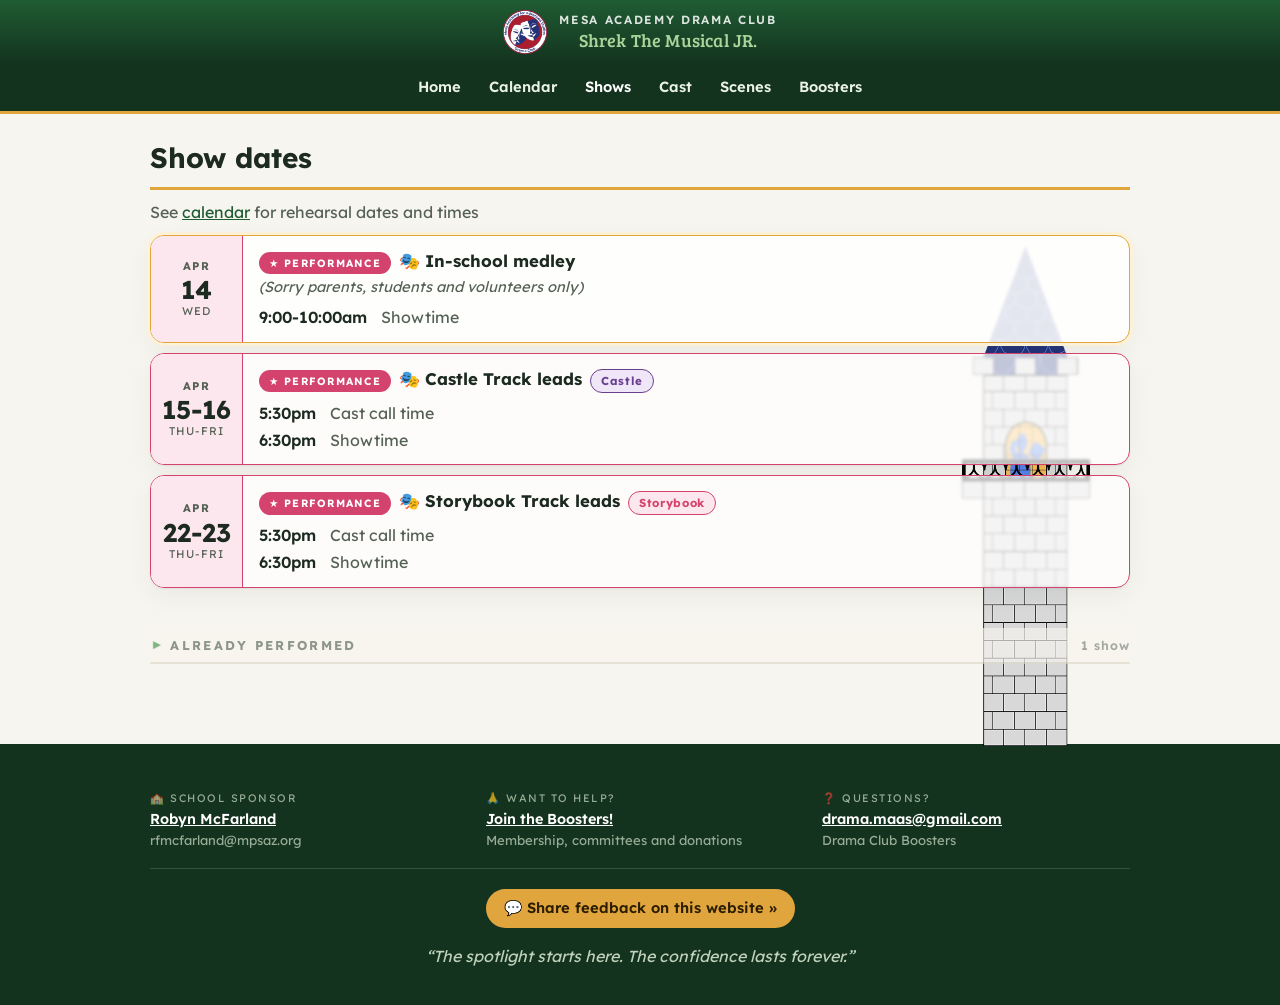
<file: performances.html>
<!DOCTYPE html>
<html lang="en">
<head>
<meta charset="utf-8">
<meta name="viewport" content="width=device-width, initial-scale=1">
<title>Shows - Mesa Academy Drama Club</title>
<meta name="description" content="Show dates and call times for the Mesa Academy Drama Club.">
<link rel="icon" href="assets/img/drama-club-logo.png">
<link rel="preconnect" href="https://fonts.googleapis.com">
<link rel="preconnect" href="https://fonts.gstatic.com" crossorigin>
<link href="https://fonts.googleapis.com/css2?family=Lexend:wght@400;600;700&family=Bree+Serif&display=swap" rel="stylesheet">
<link rel="stylesheet" href="assets/css/site.css?v=88">
</head>
<body>

<a class="skip" href="#main">Skip to content</a>

<header class="masthead is-compact">
  <a class="brand" href="index.html">
    <img class="logo-club" src="assets/img/drama-club-logo.png" alt="">
    <span class="brand-text">
      <span class="school" data-site="school">Mesa Academy Drama Club</span>
      <span class="show" data-site="showTitle">Shrek The Musical JR.</span>
    </span>
  </a>
</header>

<nav class="nav">
  <div class="wrap">
    <a href="index.html">Home</a>
    <a href="calendar.html">Calendar</a>
    <a href="performances.html" aria-current="page">Shows</a>
    <a href="cast.html">Cast</a>
    <a href="scenes.html">Scenes</a>
    <a href="boosters.html">Boosters</a>
  </div>
</nav>

<main id="main" class="wrap has-art has-tower">
  <h1 class="sr-only">Shows</h1>
  <div id="performances"></div>

  <img class="page-art fiona" src="assets/img/fiona-tower.png" alt="" aria-hidden="true">

</main>

<footer class="site">
  <div class="wrap">
    <div class="contact-strip" id="contacts"></div>
    <p id="footer-note"></p>
  </div>
</footer>

<script src="assets/js/site.js?v=88"></script>
</body>
</html>
</file>
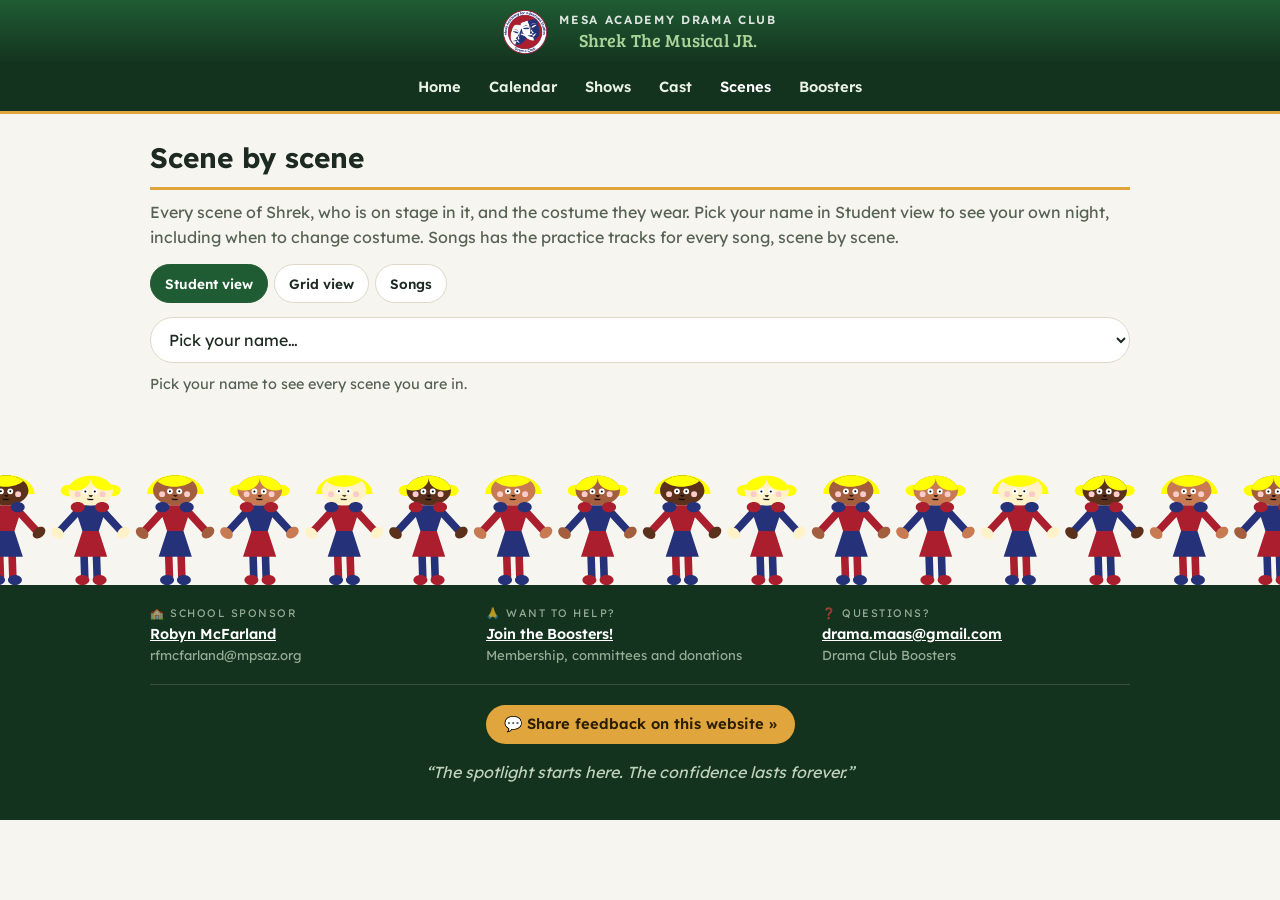
<file: scenes.html>
<!DOCTYPE html>
<html lang="en">
<head>
<meta charset="utf-8">
<meta name="viewport" content="width=device-width, initial-scale=1">
<title>Scenes - Mesa Academy Drama Club</title>
<meta name="description" content="Scene by scene: who is on stage in Shrek The Musical JR., and the costume they wear.">
<link rel="icon" href="assets/img/drama-club-logo.png">
<link rel="preconnect" href="https://fonts.googleapis.com">
<link rel="preconnect" href="https://fonts.gstatic.com" crossorigin>
<link href="https://fonts.googleapis.com/css2?family=Lexend:wght@400;600;700&family=Bree+Serif&display=swap" rel="stylesheet">
<link rel="stylesheet" href="assets/css/site.css?v=88">
</head>
<body>

<a class="skip" href="#main">Skip to content</a>

<header class="masthead is-compact">
  <a class="brand" href="index.html">
    <img class="logo-club" src="assets/img/drama-club-logo.png" alt="">
    <span class="brand-text">
      <span class="school" data-site="school">Mesa Academy Drama Club</span>
      <span class="show" data-site="showTitle">Shrek The Musical JR.</span>
    </span>
  </a>
</header>

<nav class="nav">
  <div class="wrap">
    <a href="index.html">Home</a>
    <a href="calendar.html">Calendar</a>
    <a href="performances.html">Shows</a>
    <a href="cast.html">Cast</a>
    <a href="scenes.html" aria-current="page">Scenes</a>
    <a href="boosters.html">Boosters</a>
  </div>
</nav>

<main id="main" class="wrap wrap-wide has-citizens">
  <h1 class="sr-only">Scenes</h1>
  <section id="scenes"></section>

</main>

  <div class="citizens" aria-hidden="true"></div>

<footer class="site">
  <div class="wrap">
    <div class="contact-strip" id="contacts"></div>
    <p id="footer-note"></p>
  </div>
</footer>

<script src="assets/js/site.js?v=88"></script>
</body>
</html>
</file>
<file: assets/css/site.css>
/* ==========================================================================
   Mesa Academy Drama Club - site styles
   You normally do not need to edit this file. Content lives in /data/*.json
   ========================================================================== */

:root {
  --green-900: #14331f;
  --green-700: #1f5c33;
  --green-500: #3f8f4a;
  --green-300: #8fc87a;
  --gold: #e0a53c;
  --gold-soft: #fdf1d8;
  --pink: #d4436e;
  --pink-soft: #fde7ee;
  --plum: #6b3f8f;
  --plum-soft: #efe6f7;

  --bg: #f7f5ef;
  --bg-raised: #ffffff;
  --bg-sunken: #efece3;
  --ink: #1d2a21;
  --ink-soft: #556155;
  --line: #ddd8ca;

  --radius: 14px;
  --shadow: 0 1px 2px rgba(20, 51, 31, .06), 0 8px 24px rgba(20, 51, 31, .06);
  --wrap: 1020px;
  --navh: 50px;   /* height of the sticky nav bar; sticky headers park below it */
  --art-inset: 28px;        /* how far the house is held in from the content column */
  --art-inset-wide: 60px;   /* the outhouse, Fiona's tower and the Duloc towers */
  --show-green: #a9d49a;   /* the show title in the slim header */
  --font: "Lexend", ui-sans-serif, system-ui, "Segoe UI", Roboto, Helvetica, Arial, sans-serif;

  color-scheme: light;
}

@media (prefers-color-scheme: dark) {
  :root:not([data-theme="light"]) {
    --bg: #12180f;
    --bg-raised: #1b2318;
    --bg-sunken: #161d14;
    --ink: #eef2e8;
    --ink-soft: #a9b5a4;
    --line: #2e3a2b;
    --pink-soft: #3a1b26;
    --gold-soft: #3a2f14;
    --plum-soft: #2c2038;
    --green-300: #9ed48c;
    color-scheme: dark;
  }
}

:root[data-theme="dark"] {
  --bg: #12180f;
  --bg-raised: #1b2318;
  --bg-sunken: #161d14;
  --ink: #eef2e8;
  --ink-soft: #a9b5a4;
  --line: #2e3a2b;
  --pink-soft: #3a1b26;
  --gold-soft: #3a2f14;
  --plum-soft: #2c2038;
  --green-300: #9ed48c;
  color-scheme: dark;
}

* { box-sizing: border-box; }

body {
  margin: 0;
  background: var(--bg);
  color: var(--ink);
  font-family: var(--font);
  font-size: 16px;
  line-height: 1.55;
  -webkit-font-smoothing: antialiased;
}

a { color: var(--green-700); }
@media (prefers-color-scheme: dark) {
  :root:not([data-theme="light"]) a { color: var(--green-300); }
}
:root[data-theme="dark"] a { color: var(--green-300); }

.wrap { width: 100%; max-width: var(--wrap); margin: 0 auto; padding: 0 20px; }

/* ---------- Banner ---------- */
.banner {
  background: var(--gold);
  color: #2a1d00;
  text-align: center;
  font-weight: 600;
  font-size: .95rem;
  padding: 10px 20px;
}

/* ---------- Header ---------- */
.masthead {
  background: linear-gradient(180deg, var(--green-700), var(--green-900));
  color: #fff;
  text-align: center;
  padding: 24px 20px 16px;
}
.masthead a { color: #fff; }
.masthead .school {
  font-size: clamp(1rem, 2.6vw, 1.3rem);
  letter-spacing: .14em;
  text-transform: uppercase;
  margin: 14px 0 2px;
  font-weight: 600;
}
.masthead .presents {
  font-size: .85rem; letter-spacing: .2em; text-transform: uppercase;
  opacity: .8; margin: 0 0 14px;
}
.masthead .season {
  font-size: .85rem; letter-spacing: .18em; text-transform: uppercase;
  opacity: .85; margin: 8px 0 0;
}
.masthead h1 {
  font-size: clamp(1.6rem, 5vw, 2.4rem);
  margin: 0;
  line-height: 1.15;
}
.logo-club { width: 120px; height: auto; }
.logo-show { width: min(420px, 80%); height: auto; margin: 6px auto 0; display: block; }

/* Every page but the home page wears a slim version of the header. */
.masthead.is-compact { padding: 10px 20px; }
.masthead.is-compact .brand {
  display: flex; align-items: center; justify-content: center; gap: 12px;
  text-decoration: none; color: #fff;
}
.masthead.is-compact .logo-club { width: 44px; }
.masthead.is-compact .brand-text { display: flex; flex-direction: column; line-height: 1.25; }
.masthead.is-compact .school {
  font-size: .74rem; letter-spacing: .14em; text-transform: uppercase;
  opacity: .85; margin: 0; font-weight: 600;
}
.masthead.is-compact .show {
  font-family: "Bree Serif", Georgia, serif;
  font-size: 1.15rem; font-weight: 400; letter-spacing: .01em;
  color: var(--show-green);
}
@media (max-width: 480px) {
  .masthead.is-compact .school { font-size: .62rem; letter-spacing: .1em; }
  .masthead.is-compact .show { font-size: 1.02rem; }
}

/* ---------- Nav ---------- */
.nav {
  background: var(--green-900);
  border-bottom: 3px solid var(--gold);
  position: sticky; top: 0; z-index: 30;
}
.nav .wrap {
  display: flex; gap: 2px; flex-wrap: nowrap; justify-content: safe center;
  padding: 0 8px; overflow-x: auto; scrollbar-width: none;
}
.nav .wrap::-webkit-scrollbar { display: none; }
.nav a {
  color: #e9f2e5; text-decoration: none; white-space: nowrap;
  padding: 12px 13px; font-size: .92rem; font-weight: 600;
  border-bottom: 3px solid transparent; margin-bottom: -3px;
}
@media (max-width: 480px) {
  .nav .wrap { gap: 0; padding: 0 4px; }
  .nav a { padding: 12px 7px; font-size: .82rem; }
}
@media (max-width: 760px) {
  :root { --art-inset: 14px; --art-inset-wide: 24px; }
}
.nav a:hover { color: #fff; border-bottom-color: var(--green-300); }
.nav a[aria-current="page"] { color: #fff; border-bottom-color: var(--gold); }

/* ---------- Contact strip ---------- */
/* Contacts sit quietly in the footer on every page. */
.contact-strip {
  display: grid; gap: 10px 28px; grid-template-columns: repeat(auto-fit, minmax(200px, 1fr));
  margin: 0 0 20px; padding-bottom: 18px;
  border-bottom: 1px solid rgba(255, 255, 255, .14);
  text-align: left;
}
.contact-card .label {
  font-size: .68rem; letter-spacing: .14em; text-transform: uppercase;
  opacity: .7; margin-bottom: 1px;
}
.contact-card .value { font-weight: 600; word-break: break-word; }
.contact-card .detail { opacity: .7; font-size: .82rem; word-break: break-word; }

/* ---------- Sections ---------- */
section { margin: 40px 0; scroll-margin-top: 70px; }
main > section:first-of-type, main > div:first-of-type > section:first-of-type { margin-top: 22px; }
main > div:first-of-type > .jump-bar { margin-top: 18px; }
h2 {
  font-size: clamp(1.3rem, 3.4vw, 1.75rem);
  margin: 0 0 6px;
  padding-bottom: 8px;
  border-bottom: 3px solid var(--gold);
}
h3 {
  font-size: .78rem; letter-spacing: .16em; text-transform: uppercase;
  color: var(--ink-soft); margin: 26px 0 10px;
}
.section-intro { color: var(--ink-soft); margin: 10px 0 0; }
p.lead { font-size: 1.05rem; }

/* ---------- Announcements ---------- */
.announce-grid {
  display: grid; gap: 14px; grid-template-columns: repeat(auto-fit, minmax(260px, 1fr));
  margin-top: 18px;
}
.announce {
  background: var(--bg-raised); border: 1px solid var(--line);
  border-left: 5px solid var(--green-500);
  border-radius: var(--radius); padding: 16px 18px; box-shadow: var(--shadow);
}
.announce .when {
  font-size: .72rem; letter-spacing: .14em; text-transform: uppercase;
  color: var(--pink); font-weight: 700;
}
.announce .title { font-weight: 700; font-size: 1.05rem; margin-top: 2px; }
.announce .detail { color: var(--ink-soft); font-size: .95rem; }
.announce .detail strong { color: var(--ink); font-variant-numeric: tabular-nums; }
.announce .more { display: inline-block; margin-top: 8px; font-size: .88rem; font-weight: 600; }
.announce.is-show { border-left-color: var(--pink); }
.announce.is-next { border-left-color: var(--gold); background: var(--gold-soft); }

/* ---------- Links ---------- */
.link-grid {
  display: grid; gap: 14px; grid-template-columns: repeat(auto-fit, minmax(280px, 1fr));
}
.link-card {
  display: block; text-decoration: none; color: inherit;
  background: var(--bg-raised); border: 1px solid var(--line);
  border-radius: var(--radius); padding: 16px 18px; box-shadow: var(--shadow);
  transition: transform .12s ease, border-color .12s ease;
}
.link-card:hover { transform: translateY(-2px); border-color: var(--green-500); }
.link-card .title { font-weight: 700; }
.link-card .title .arrow { color: var(--green-500); }
.link-card .note { color: var(--ink-soft); font-size: .9rem; margin-top: 2px; }

/* ---------- Calendar ---------- */
.jump-bar { margin: 20px 0 0; display: flex; flex-wrap: wrap; align-items: center; gap: 10px 14px; }
.cast-picker { display: inline-flex; align-items: center; gap: 8px; flex-wrap: wrap; }
.cast-picker-label { font-weight: 600; font-size: .9rem; }
.cast-picker select {
  font: inherit; font-size: .92rem; color: var(--ink);
  background: var(--bg-raised); border: 1px solid var(--line); border-radius: 999px;
  padding: 8px 14px; min-width: 210px; max-width: 100%;
}
.cast-picker select:focus-visible { outline: 3px solid var(--gold); outline-offset: 2px; }
.jump {
  font: inherit; font-size: .9rem; font-weight: 700; cursor: pointer;
  background: var(--gold); color: #2a1d00;
  border: 1px solid var(--gold); border-radius: 999px; padding: 9px 18px;
}
.jump:hover { filter: brightness(1.06); }
.jump:focus-visible { outline: 3px solid var(--green-500); outline-offset: 2px; }
details.month { margin: 26px 0 0; }
.month-label {
  position: sticky; top: var(--navh); z-index: 5;
  background: var(--bg); cursor: pointer; list-style: none;
  display: flex; align-items: baseline; gap: 10px;
  font-size: .8rem; letter-spacing: .18em; text-transform: uppercase;
  color: var(--ink-soft); font-weight: 700;
  padding: 8px 0 6px; border-bottom: 2px solid var(--line);
}
.month-label::-webkit-details-marker { display: none; }
.month-label::before {
  content: "\25be"; font-size: 1rem; line-height: 1;
  transition: transform .15s ease; color: var(--green-500);
}
details.month:not([open]) > .month-label::before { transform: rotate(-90deg); }
.month-label:hover { color: var(--ink); }
.month-label:focus-visible { outline: 3px solid var(--gold); outline-offset: 2px; }
.month-count {
  margin-left: auto; letter-spacing: .08em; font-weight: 600; text-transform: none;
  font-size: .78rem; opacity: .8;
}
details.month.is-done > .month-label { opacity: .65; }
.events { display: grid; gap: 10px; padding-top: 10px; }
/* An explicit display on a details child would otherwise defeat the collapse. */
details.month:not([open]) > .events { display: none; }

.event {
  /* Clears the sticky nav and the sticky month heading when jumped to. */
  scroll-margin-top: calc(var(--navh) + 46px);
  display: grid; grid-template-columns: 92px 1fr;
  background: var(--bg-raised); border: 1px solid var(--line);
  border-radius: var(--radius); overflow: hidden;
  box-shadow: var(--shadow);
}
.event .date {
  background: var(--bg-sunken); padding: 12px 8px; text-align: center;
  border-right: 1px solid var(--line);
  display: flex; flex-direction: column; justify-content: center;
}
.event .date .mon {
  font-size: .7rem; letter-spacing: .14em; text-transform: uppercase;
  color: var(--ink-soft); font-weight: 700;
}
.event .date .num { font-size: 1.6rem; font-weight: 700; line-height: 1.1; }
.event .date .wd {
  font-size: .7rem; letter-spacing: .1em; text-transform: uppercase; color: var(--ink-soft);
}
.event .body { padding: 12px 16px; min-width: 0; }
.event .head { display: flex; flex-wrap: wrap; align-items: baseline; gap: 8px; }
.event .head .title { font-weight: 700; font-size: 1.05rem; }
.event .event-link { font-size: .9rem; margin-top: 2px; }
/* Extra lines from the Title cell: quieter than the title, and plainer than the
   times and the bulleted notes below them. */
.event .subtitle {
  margin-top: 3px; font-size: .92rem; line-height: 1.35;
  color: var(--ink-soft); font-style: italic;
}
.event .subtitle + .subtitle { margin-top: 1px; }

.blocks {
  display: grid; grid-template-columns: max-content 1fr; gap: 2px 14px;
  margin-top: 8px;
}
.blocks .btime {
  font-weight: 600; font-variant-numeric: tabular-nums; white-space: nowrap;
  color: var(--ink);
}
.blocks .bwhat { color: var(--ink-soft); }

.notes { margin-top: 6px; font-size: .93rem; color: var(--ink-soft); }
.notes ul { margin: 2px 0 0; padding-left: 20px; }
.notes li + li { margin-top: 2px; }
.notes-time {
  margin-top: 8px; font-weight: 600; color: var(--ink);
  font-size: .85rem; font-variant-numeric: tabular-nums;
}
.cast-needed { margin-top: 8px; font-size: .9rem; color: var(--ink-soft); }
.cast-needed-label { margin-right: 8px; }
/* Loading placeholders: grey bars in the shape of the cards, with a soft
   shimmer, shown until the Google Sheet content arrives. */
.sk-bar {
  display: block; height: .8rem; max-width: 100%; margin: 8px 0 0; border-radius: 6px;
  background: linear-gradient(90deg, var(--bg-sunken) 0%, var(--line) 50%, var(--bg-sunken) 100%);
  background-size: 200% 100%; animation: sk-shimmer 1.4s ease-in-out infinite;
}
.sk-bar:first-child { margin-top: 0; }
.sk-bar.sk-small { height: .6rem; }
.sk-bar.sk-big { height: 1.5rem; margin: 6px auto; }
.sk-bar.sk-title { height: 1.05rem; margin-top: 6px; }
.sk-bar.sk-h2 { height: 1.6rem; margin: 26px 0 0; }
.sk-bar.sk-h3 { height: 1.1rem; margin: 26px 0 0; }
.sk-bar.sk-pill { height: 2.3rem; border-radius: 999px; margin: 0; }
.sk-bar.sk-grow { flex: 1 1 240px; }
.skeleton .event .date .sk-bar { margin-left: auto; margin-right: auto; }
.skeleton .events .event { min-height: 96px; }
.sk-rows { display: grid; gap: 8px; margin-top: 12px; }
.sk-row {
  display: flex; align-items: center; gap: 18px; padding: 14px 18px;
  background: var(--bg-raised); border: 1px solid var(--line); border-radius: var(--radius);
}
.sk-row .sk-bar { margin: 0; }
@keyframes sk-shimmer { from { background-position: 100% 0; } to { background-position: -100% 0; } }
@media (prefers-reduced-motion: reduce) { .sk-bar { animation: none; } }
@media (max-width: 560px) {
  .skeleton .event .date .sk-bar { margin: 0; }
  .skeleton .event .date .sk-big { height: 1.1rem; }
}

.backup-note {
  margin: 18px 0 0; padding: 10px 14px; border-radius: 10px;
  background: var(--gold-soft); border: 1px solid var(--gold); color: var(--ink); font-size: .9rem;
}
.cast-names { display: inline; }
/* Each name shows its role on hover, or on tap, since a tap focuses it. */
.cast-name {
  position: relative; display: inline-block; margin: 2px 4px 0 0;
  padding: 1px 8px; border-radius: 999px; cursor: help;
  background: var(--bg-sunken); border: 1px solid var(--line); color: var(--ink);
  font-size: .84rem; line-height: 1.5;
}
.cast-name:focus-visible { outline: 2px solid var(--gold); outline-offset: 1px; }
.cast-name[data-role]:hover::after,
.cast-name[data-role]:focus::after {
  content: attr(data-role);
  position: absolute; left: 50%; bottom: calc(100% + 6px); transform: translateX(-50%);
  z-index: 20; white-space: nowrap; pointer-events: none;
  background: var(--green-900); color: #fff; border-radius: 6px;
  padding: 4px 9px; font-size: .78rem; font-weight: 600;
  box-shadow: 0 4px 12px rgba(0, 0, 0, .25);
}
/* The student picked in "Show rehearsals for": a brighter ring so they can spot themselves. */
.cast-name.is-picked {
  border-color: var(--green-500); font-weight: 700;
  box-shadow: 0 0 0 2px color-mix(in srgb, var(--green-500) 45%, transparent);
}
.cast-name.is-unmatched { cursor: default; border-style: dashed; color: var(--ink-soft); font-style: italic; }
@media (max-width: 560px) {
  /* Centred labels would run off the edge of a narrow screen; start them at the name instead. */
  .cast-name[data-role]:hover::after,
  .cast-name[data-role]:focus::after {
    left: 0; transform: none; white-space: normal; width: max-content; max-width: 70vw;
  }
}
/* Cards clip their contents for the rounded corners; let a name's role label
   rise above the card edge instead of being cut off. */
.event:has(.cast-name:hover), .event:has(.cast-name:focus) { overflow: visible; z-index: 3; }
.cast-needed-label { font-weight: 600; color: var(--ink); }

/* Picking a name on the calendar: say whether they are called, and fade the
   rehearsals they can skip. */
.call-note {
  display: inline-block; margin-top: 6px;
  font-size: .8rem; font-weight: 700; border-radius: 999px; padding: 3px 12px;
}
/* The display above would otherwise beat the browser's rule for hidden elements,
   leaving the badge on screen after switching back to Everyone. */
.call-note[hidden] { display: none; }
.call-note.is-yes { background: var(--green-500); color: #fff; }
.call-note.is-no { background: var(--bg-sunken); color: var(--ink); border: 1px solid var(--line); }
.call-note.is-study { background: var(--gold-soft); color: var(--ink); border: 1px solid var(--gold); }
.call-note.is-unposted { background: transparent; color: var(--ink-soft); border: 1px dashed var(--line); }
.event.is-not-called { opacity: .45; }
.event.is-not-called .call-note { opacity: 1; }
.event.is-called { border-color: var(--green-500); }

.study {
  margin-top: 10px; padding-top: 8px;
  border-top: 1px dashed var(--line);
  font-size: .88rem; color: var(--ink-soft);
  display: flex; flex-wrap: wrap; align-items: center; gap: 8px;
}
.study-label { font-weight: 600; }
.study-name { color: var(--ink); }
/* A date still waiting for a parent: say so in pink, with a sign-up button beside it. */
.study-open { color: var(--pink); font-weight: 700; }
.study-link {
  text-decoration: none; font-weight: 700; font-size: .82rem;
  background: var(--green-500); color: #fff !important;
  border-radius: 999px; padding: 3px 12px;
}
.study-link:hover { background: var(--green-700); }
.study-note { flex-basis: 100%; }

.badge {
  display: inline-block; background: var(--pink); color: #fff;
  font-size: .66rem; letter-spacing: .12em; text-transform: uppercase;
  border-radius: 999px; padding: 3px 10px; font-weight: 700;
}
.badge.next { background: var(--gold); color: #2a1d00; }

.event.is-show { border-color: var(--pink); }
.event.is-show .date { background: var(--pink-soft); border-right-color: var(--pink); }
.event.is-past { opacity: .5; }
.event.is-next { border-color: var(--gold); box-shadow: 0 0 0 3px var(--gold-soft), var(--shadow); }

@media (max-width: 560px) {
  .event { grid-template-columns: 1fr; }
  .event .date {
    flex-direction: row; gap: 8px; align-items: baseline; justify-content: flex-start;
    text-align: left; padding: 8px 16px;
    border-right: none; border-bottom: 1px solid var(--line);
  }
  .event .date .num { font-size: 1.15rem; }
  .blocks { grid-template-columns: 1fr; gap: 0; }
  .blocks .bwhat { margin-bottom: 6px; }

}

/* ---------- Checklist ---------- */
.checklist { list-style: none; padding: 0; margin: 16px 0 0; }
.checklist li {
  background: var(--bg-raised); border: 1px solid var(--line);
  border-left: 5px solid var(--gold);
  border-radius: 10px; padding: 10px 14px; margin-bottom: 8px;
  color: var(--ink-soft); font-size: .95rem;
}

/* ---------- Cast page ---------- */

/* Wide screens: the banner hangs to the right of the proclamation.
   Phones: his initial goes behind the text instead, since a tall banner
   would push the reading column into a sliver. */
.cast-head {
  display: grid; grid-template-columns: 1fr auto; gap: 8px 28px;
  align-items: start; margin-bottom: 8px;
}
.cast-intro { position: relative; min-width: 0; }
.cast-intro p { position: relative; z-index: 1; }
.cast-intro p:first-of-type { margin-top: 0; }

.cast-banner {
  width: 132px; height: auto; align-self: start;
  filter: drop-shadow(0 6px 16px rgba(0, 0, 0, .25));
}

.cast-watermark { display: none; }
.cast-watermark svg {
  width: 100%; height: 100%; display: block;
}

@media (max-width: 760px) {
  .cast-head { display: block; }
  .cast-banner { display: none; }
  .cast-watermark {
    display: block; position: absolute; z-index: 0;
    top: 50%; left: 50%; transform: translate(-50%, -50%);
    height: 92%; width: auto; aspect-ratio: 338 / 773;
    color: var(--ink); opacity: .12; pointer-events: none;
  }
}
.legend { display: flex; flex-wrap: wrap; gap: 10px 18px; margin: 18px 0 4px; }
.legend-item { display: flex; align-items: center; gap: 8px; font-size: .85rem; color: var(--ink-soft); }

.track {
  display: inline-block; border-radius: 999px; padding: 2px 10px;
  font-size: .72rem; font-weight: 700; letter-spacing: .06em; white-space: nowrap;
  border: 1px solid transparent;
}
.track-castle { background: var(--plum-soft); color: var(--plum); border-color: var(--plum); }
.track-storybook { background: var(--pink-soft); color: var(--pink); border-color: var(--pink); }
.track-both { background: var(--bg-sunken); color: var(--ink-soft); border-color: var(--line); }
.track-tbd { background: var(--gold-soft); color: #8a6110; border-color: var(--gold); }
@media (prefers-color-scheme: dark) {
  :root:not([data-theme="light"]) .track-castle { color: #d4b6ef; }
  :root:not([data-theme="light"]) .track-storybook { color: #f7a5be; }
  :root:not([data-theme="light"]) .track-tbd { color: #e8c67e; }
}

.search-row { margin: 14px 0 10px; display: flex; gap: 10px; flex-wrap: wrap; align-items: center; }
.search-row input {
  flex: 1 1 240px; padding: 11px 14px; font: inherit;
  border: 1px solid var(--line); border-radius: 999px;
  background: var(--bg-raised); color: var(--ink);
}
.search-row .count { color: var(--ink-soft); font-size: .9rem; }
.filter-note { color: var(--ink-soft); font-size: .9rem; margin: 0 0 12px; }
.filters { display: flex; gap: 6px; flex-wrap: wrap; }
.filter {
  font: inherit; font-size: .85rem; font-weight: 600; cursor: pointer;
  background: var(--bg-raised); color: var(--ink);
  border: 1px solid var(--line); border-radius: 999px; padding: 8px 14px;
}
.filter:hover { border-color: var(--green-500); box-shadow: 0 0 0 3px var(--bg-sunken); }
.filter.is-on { background: var(--green-700); border-color: var(--green-700); color: #fff; }

/* Each track button wears its own colour: a ring on hover, filled once chosen. */
.filter-castle:hover { border-color: var(--plum); box-shadow: 0 0 0 3px var(--plum-soft); }
.filter-castle.is-on { background: var(--plum); border-color: var(--plum); color: #fff; }
.filter-storybook:hover { border-color: var(--pink); box-shadow: 0 0 0 3px var(--pink-soft); }
.filter-storybook.is-on { background: var(--pink); border-color: var(--pink); color: #fff; }

/* No overflow here: a scroll container would trap the sticky header inside the
   table instead of parking it under the navigation bar. */
.table-scroll { border: 1px solid var(--line); border-radius: var(--radius); }
/* Round off the table's own corners inside that border. overflow: clip trims the
   square cell backgrounds without creating a scroll container. */
@media (min-width: 761px) {
  .table-scroll { overflow: clip; }
}
/* Fixed column widths, so searching or filtering does not re-measure the columns
   and squeeze a role like "Storyteller 3" onto two lines. */
table.cast {
  width: 100%; border-collapse: separate; border-spacing: 0;
  background: var(--bg-raised); table-layout: fixed;
}
table.cast th:nth-child(1) { width: 13rem; }
table.cast th:nth-child(2) { width: 17rem; }
table.cast th:nth-child(3) { width: auto; }
table.cast th {
  position: sticky; top: var(--navh); z-index: 10;
  text-align: left; background: var(--green-700); color: #fff;
  font-size: .76rem; letter-spacing: .12em; text-transform: uppercase;
  padding: 11px 14px; white-space: nowrap;
  box-shadow: 0 2px 6px rgba(0, 0, 0, .25);
}
table.cast th:first-child { border-top-left-radius: var(--radius); }
table.cast th:last-child { border-top-right-radius: var(--radius); }
table.cast td { padding: 10px 14px; vertical-align: top; }
table.cast tbody.member > tr.first > td { border-top: 2px solid var(--line); }
table.cast tbody.member > tr.more > td { border-top: 1px dashed var(--line); }
table.cast td.actor {
  font-weight: 700; white-space: nowrap;
  border-right: 1px solid var(--line);
}
table.cast td.actor .actor-name { display: block; }
table.cast td.actor a.actor-name {
  color: inherit; text-decoration: underline dotted;
  text-decoration-color: var(--ink-soft); text-underline-offset: 3px;
}
table.cast td.actor a.actor-name:hover,
table.cast td.actor a.actor-name:focus-visible { color: var(--green-700); text-decoration: underline; }
:root[data-theme="dark"] table.cast td.actor a.actor-name:hover { color: var(--green-300); }
@media (prefers-color-scheme: dark) {
  :root:not([data-theme="light"]) table.cast td.actor a.actor-name:hover { color: var(--green-300); }
}
table.cast td.actor .actor-count {
  display: block; font-weight: 600; font-size: .72rem;
  letter-spacing: .08em; text-transform: uppercase; color: var(--ink-soft);
}
table.cast td.role { font-weight: 700; color: var(--green-700); }
@media (prefers-color-scheme: dark) {
  :root:not([data-theme="light"]) table.cast td.role { color: var(--green-300); }
}
:root[data-theme="dark"] table.cast td.role { color: var(--green-300); }
/* One line per role, with its track pill beside it. */
table.cast .role-line { display: flex; flex-wrap: wrap; align-items: center; gap: 4px 8px; }
table.cast .role-line + .role-line { margin-top: 8px; }

/* By role: a heading row per group of roles, and the role name leads each row. */
.cast-views { margin: 4px 0 12px; }
.table-scroll[hidden] { display: none; }
table.cast tbody.roster-group th {
  position: static; box-shadow: none; border-radius: 0;
  text-align: left; padding: 16px 14px 6px; font-size: .74rem; letter-spacing: .12em;
  text-transform: uppercase; color: var(--ink-soft); background: var(--bg);
}
table.cast tbody.roster-group[hidden] { display: none; }
table.cast.by-role td.role-title { font-size: 1.02rem; border-right: 1px solid var(--line); }
table.cast.by-role td.actors .actor-name { font-weight: 600; }
table.cast.by-role td.actors a.actor-name {
  color: inherit; text-decoration: underline dotted;
  text-decoration-color: var(--ink-soft); text-underline-offset: 3px;
}

/* Scenes & songs: a scene list per track that opens into the songs. */
table.cast td.scenes-cell { font-size: .93rem; }
.my-scenes-box + .my-scenes-box { margin-top: 8px; }
.my-scenes-box summary { cursor: pointer; color: var(--ink); }
.my-scenes-box summary .track { font-size: .68rem; vertical-align: 1px; }
.my-scenes-box summary .scene-nums { display: block; font-size: .8rem; color: var(--ink-soft); margin-top: 2px; }
ol.my-scenes { list-style: none; margin: 10px 0 0; padding: 0; display: grid; gap: 10px; }
ol.my-scenes > li { border-top: 1px dashed var(--line); padding-top: 8px; }
.my-scene-head { display: flex; flex-wrap: wrap; align-items: baseline; gap: 2px 10px; }
.my-scene-name { font-weight: 700; color: var(--ink); }
.my-scene-head small { color: var(--ink-soft); }

/* Meet the characters: one card per role. */
.cast-list-head { margin-top: 28px; }
.characters { margin-top: 36px; }
.characters h3 { margin: 22px 0 10px; }
.character-grid { display: grid; gap: 12px; grid-template-columns: repeat(auto-fill, minmax(260px, 1fr)); }
.character {
  background: var(--bg-raised); border: 1px solid var(--line); border-top: 4px solid var(--green-500);
  border-radius: var(--radius); padding: 14px 16px; box-shadow: var(--shadow);
}
.character-head { display: flex; align-items: center; gap: 10px; }
.character-icon {
  flex: none; width: 38px; height: 38px; border-radius: 50%;
  display: grid; place-items: center; font-size: 1.25rem; background: var(--bg-sunken);
}
.character-name { display: block; font-family: "Bree Serif", Georgia, serif; font-size: 1.12rem; line-height: 1.2; color: var(--green-700); }
:root[data-theme="dark"] .character-name { color: var(--green-300); }
@media (prefers-color-scheme: dark) { :root:not([data-theme="light"]) .character-name { color: var(--green-300); } }
.character-tags { display: flex; flex-wrap: wrap; gap: 6px 12px; margin-top: 6px; font-size: .85rem; font-weight: 600; }
.character-who { display: inline-flex; align-items: center; gap: 6px; white-space: nowrap; }
.character-who .track { font-size: .66rem; }
.character-who small { font-weight: 400; color: var(--ink-soft); font-size: .78rem; }
.character-desc strong { color: var(--ink); font-weight: 600; }
.character-desc { margin: 8px 0 0; color: var(--ink-soft); font-size: .93rem; }
table.cast tbody.member:nth-of-type(even) > tr > td {
  background: color-mix(in srgb, var(--bg-sunken) 55%, transparent);
}
/* Filtered-out people. The phone layout sets display on the group, which would
   otherwise beat the browser's own rule for hidden elements. */
table.cast tbody.member[hidden] { display: none; }

/* On a phone the table becomes one card per person: name across the top, then a
   line per role with its track pill, and the description underneath. Every cell
   border from the desktop table has to be cancelled here, or its stub shows up
   under an inline-block cell. */
@media (max-width: 760px) {
  .table-scroll { border: none; border-radius: 0; }
  table.cast { background: transparent; }
  table.cast, table.cast tbody, table.cast tr, table.cast td { display: block; width: 100%; }
  table.cast thead { display: none; }

  table.cast tbody.member {
    background: var(--bg-raised);
    border: 1px solid var(--line); border-radius: var(--radius);
    box-shadow: var(--shadow);
    padding: 14px 16px 16px; margin-bottom: 12px;
  }
  table.cast tbody.member:nth-of-type(even) > tr > td,
  table.cast tbody.member > tr > td { background: transparent; }

  /* No borders on any cell; the dividers below live on the rows instead. */
  table.cast tbody.member > tr > td,
  table.cast tbody.member > tr.first > td,
  table.cast tbody.member > tr.more > td {
    border: 0; padding: 0;
  }

  table.cast tbody.member > tr.more {
    margin-top: 14px; padding-top: 14px; border-top: 1px solid var(--line);
  }

  table.cast td.actor {
    white-space: normal; font-size: 1.2rem; font-weight: 700; line-height: 1.3;
    padding-bottom: 10px; margin-bottom: 12px;
    border-bottom: 2px solid var(--line);
  }
  table.cast td.actor .actor-count { display: none; }

  table.cast td.role { font-size: .95rem; font-weight: 700; letter-spacing: .02em; }
  table.cast tbody.roster-group { display: block; }
  table.cast tbody.roster-group th { display: block; padding: 14px 2px 6px; background: transparent; }
  table.cast.by-role tbody.member > tr.first > td.role-title {
    font-size: 1.2rem; line-height: 1.3; padding-bottom: 10px; margin-bottom: 12px;
    border-bottom: 2px solid var(--line);
  }
  table.cast tbody.member > tr.first > td.scenes-cell { margin-top: 12px; padding-top: 12px; border-top: 1px solid var(--line); }
}

.name-pills { list-style: none; display: flex; flex-wrap: wrap; gap: 8px; padding: 0; margin: 12px 0 0; }
.name-pills li {
  background: var(--bg-raised); border: 1px solid var(--line);
  border-radius: 999px; padding: 6px 14px; font-size: .92rem;
}

.note-box {
  background: var(--bg-raised); border: 1px solid var(--line);
  border-radius: var(--radius); padding: 16px 18px; margin-top: 16px;
  color: var(--ink-soft);
}
.note-box p { margin: 0 0 8px; }
.note-box p:last-child { margin-bottom: 0; }

/* ---------- Boosters page ---------- */
.cta-row { display: grid; gap: 14px; grid-template-columns: repeat(auto-fit, minmax(240px, 1fr)); margin: 20px 0; }
.cta {
  display: block; text-decoration: none; text-align: center;
  background: var(--green-700); color: #fff !important;
  border: 1px solid var(--green-700); border-radius: var(--radius);
  padding: 18px; box-shadow: var(--shadow);
  transition: transform .12s ease;
}
.cta:hover { transform: translateY(-2px); background: var(--green-500); }
.cta-icon { display: block; font-size: 1.6rem; }
.cta-label { display: block; font-weight: 700; font-size: 1.1rem; }
.cta-note { display: block; font-size: .85rem; opacity: .85; }
.cta.is-disabled {
  background: var(--bg-sunken); color: var(--ink-soft) !important;
  border: 1px dashed var(--line); box-shadow: none;
}

.committee-grid { display: grid; gap: 12px; grid-template-columns: repeat(auto-fit, minmax(270px, 1fr)); margin-top: 16px; }
.committee {
  background: var(--bg-raised); border: 1px solid var(--line);
  border-left: 5px solid var(--green-500);
  border-radius: var(--radius); padding: 14px 16px; box-shadow: var(--shadow);
}
.committee .title { font-weight: 700; }
.committee .note { color: var(--ink-soft); font-size: .92rem; margin-top: 2px; }
.committee-link { font-size: .88rem; font-weight: 600; margin-top: 6px; }
.closing-line { margin-top: 24px; font-weight: 600; }

/* ---------- Page artwork ---------- */
/* Each page carries a piece of scenery along its foot, sitting on the footer's
   green edge. Cards above it are slightly see-through so it reads behind them.
   Everything is held the same distance in from the window edge. */
main.has-art { position: relative; }
main.has-art > section, main.has-art > div { position: relative; z-index: 1; }
main.has-art + footer.site { margin-top: 0; padding-top: 46px; }

.page-art {
  position: absolute; z-index: 0; bottom: 0; right: var(--art-inset);
  height: auto; pointer-events: none; user-select: none;
}

/* Held back until the page has drawn, so the scenery does not flash near the
   top of a still-empty page and then drop into place. */
.page-art, .duloc, .citizens { opacity: 0; transition: opacity .35s ease; }
body.art-ready .page-art, body.art-ready .duloc, body.art-ready .citizens { opacity: 1; }
@media (prefers-reduced-motion: reduce) {
  .page-art, .duloc, .citizens { transition: none; }
}

/* Home: Shrek's house. Its foundation sits 10.86% up from the foot of the
   artwork, measured off the wall colour, so the image drops by a hair more. */
main.has-house { padding-bottom: 44px; }
.house { width: 440px; max-width: 48%; transform: translateY(11%); }

/* Calendar: the outhouse, aligned on the black shadow beneath it. */
main.has-outhouse { padding-bottom: 40px; }
.outhouse { right: var(--art-inset-wide); width: 210px; max-width: 34%; transform: translateY(2.8%); }

/* Shows: Fiona's tower, tall enough to reach the first show on a wide screen. */
main.has-tower { padding-bottom: 40px; }
/* Sized so the spire lands inside the first show card rather than above it. */
.fiona { right: var(--art-inset-wide); width: 128px; max-width: 26%; transform: translateY(0.4%); }

@media (max-width: 760px) {
  main.has-house { padding-bottom: 40px; }
  .house {
    right: auto; left: 50%; transform: translate(-50%, 11%);
    width: 100%; max-width: 460px;
  }
  .outhouse { width: 150px; max-width: 40%; }
  .fiona { width: 84px; max-width: 30%; }
}

/* Cast: the wall of Duloc. The middle is one merlon of wall repeated, and it
   runs only between the towers, which hide its cut ends. The band is a sibling
   of <main>, so it spans the window without the scrollbar arithmetic that 100vw
   drags in; a negative margin lifts it back over the foot of the page and a
   negative z-index keeps it behind the cards. */
main.has-castle { padding-bottom: 210px; }
/* Same centred column as the rest of the page, so the towers line up with the
   artwork on the other pages rather than with the window edge. */
.duloc {
  position: relative; z-index: -1;
  width: 100%; max-width: var(--wrap); height: 210px;
  margin: -210px auto 0;
  pointer-events: none; user-select: none;
}
.duloc + footer.site { margin-top: 0; padding-top: 20px; }
.duloc-wall {
  position: absolute; bottom: 0; height: 94px;
  left: var(--art-inset-wide); right: var(--art-inset-wide);
  background: url("../img/duloc-wall.png") repeat-x bottom left / auto 100%;
}
.duloc-tower { position: absolute; bottom: 0; height: 210px; width: auto; }
.duloc-tower.left { left: var(--art-inset-wide); }
/* The right tower's pennant overhangs its stonework by 11 of the artwork's
   pixels, so nudge it out to line the tower itself up with its twin. */
.duloc-tower.right { right: calc(var(--art-inset-wide) - 3px); }
.duloc-door {
  position: absolute; bottom: 0; left: 50%; transform: translateX(-50%); height: 74px;
}

@media (max-width: 760px) {
  main.has-castle { padding-bottom: 150px; }
  .duloc { height: 150px; margin-top: -150px; }
  .duloc-wall { height: 67px; }
  .duloc-tower { height: 150px; }
  .duloc-tower.right { right: calc(var(--art-inset-wide) - 2px); }
  .duloc-door { height: 53px; }
}

/* Scenes: a line of Duloc citizens from the show flyer, repeated across the
   window. Bob hair and red top alternates with pigtails and blue top, and the
   tile is eight wide so each of the flyer's four skin tones wears both. */
main.has-citizens { padding-bottom: 28px; }
.citizens {
  height: 110px; pointer-events: none; user-select: none;
  background: url("../img/duloc-citizens.svg") repeat-x center bottom / auto 100%;
}
.citizens + footer.site { margin-top: 0; padding-top: 20px; }
@media (max-width: 760px) {
  .citizens { height: 80px; }
}

/* Card surfaces are slightly see-through so the page artwork reads behind them. */
.link-card, .event, .announce, .committee, .note-box, .name-pills li {
  background: color-mix(in srgb, var(--bg-raised) 72%, transparent);
  backdrop-filter: blur(1.5px);
}
.link-card:hover { background: color-mix(in srgb, var(--bg-raised) 92%, transparent); }
.event.is-next { background: color-mix(in srgb, var(--bg-raised) 88%, transparent); }

/* ---------- Footer ---------- */
footer.site {
  margin-top: 56px; padding: 26px 0 36px;
  background: var(--green-900); color: #cfe0c8; text-align: center; font-size: .9rem;
}
footer.site .wrap { text-align: center; }
#footer-note { font-style: italic; font-size: 1rem; opacity: .92; margin: 4px 0 0; }
.footer-feedback { margin: 0 0 16px; }
footer.site .footer-feedback a {
  display: inline-block; text-decoration: none; font-weight: 600; font-size: .92rem;
  color: #2a1d00; background: var(--gold); border-radius: 999px; padding: 8px 18px;
}
footer.site .footer-feedback a:hover { filter: brightness(1.07); }
footer.site .footer-feedback a:focus-visible { outline: 3px solid #fff; outline-offset: 2px; }
footer.site a, footer.site .contact-card .value a { color: #fff; }
footer.site a { color: #fff; }

/* ---------- Utility ---------- */
.loading, .error {
  padding: 18px; border-radius: var(--radius); border: 1px dashed var(--line);
  color: var(--ink-soft); text-align: center;
}
.error { border-color: var(--pink); color: var(--pink); }
.sr-only {
  position: absolute; width: 1px; height: 1px; overflow: hidden;
  clip: rect(0 0 0 0); clip-path: inset(50%); white-space: nowrap;
}
.skip { position: absolute; left: -9999px; }
.skip:focus {
  left: 8px; top: 8px; position: fixed; z-index: 99;
  background: #fff; color: #000; padding: 10px 14px; border-radius: 8px;
}

/* ---------- scenes page ---------- */

.scene-head h2 { margin: 0 0 4px; }
.scene-tabs { margin: 14px 0 10px; }
.scene-tracks { margin: 0 0 12px; }
.scene-panel[hidden] { display: none; }

/* grid: the scene names run up the columns so 30-odd of them fit across */
/* The grid scrolls inside its own box, no taller than the window, so the scene
   names across the top stay in view however far down the cast you go. */
.grid-scroll {
  overflow: auto; max-height: calc(100vh - var(--navh) - 24px); max-height: calc(100dvh - var(--navh) - 24px);
  border: 1px solid var(--line); border-radius: var(--radius); background: var(--bg-raised);
}
table.scene-grid { border-collapse: separate; border-spacing: 0; font-size: .85rem; width: 100%; }
table.scene-grid th, table.scene-grid td { padding: 0; }
table.scene-grid thead th { position: sticky; top: 0; z-index: 2; background: var(--bg-raised); border-bottom: 1px solid var(--line); vertical-align: bottom; }
table.scene-grid th.corner {
  left: 0; z-index: 3; text-align: left; padding: 10px 12px; white-space: nowrap;
  font-size: .72rem; letter-spacing: .1em; text-transform: uppercase; color: var(--ink-soft);
}
table.scene-grid th.scene-col { width: auto; min-width: 30px; font-weight: 500; }
table.scene-grid th.scene-col span {
  writing-mode: vertical-rl; transform: rotate(180deg); white-space: nowrap;
  padding: 10px 7px; max-height: 160px; overflow: hidden; text-overflow: ellipsis;
}
table.scene-grid th.corner, table.scene-grid tbody th.who { width: 190px; }
/* A scene with a song: a note under its name and a gold tint. */
table.scene-grid th.has-song { background: color-mix(in srgb, var(--gold-soft) 70%, var(--bg-raised)); }
table.scene-grid th .song-mark { display: block; padding: 0 0 6px; color: var(--gold); font-size: .95rem; line-height: 1; }

table.scene-grid tbody th.who {
  position: sticky; left: 0; z-index: 1; background: var(--bg-raised); text-align: left;
  border-right: 1px solid var(--line); padding: 3px 12px; white-space: nowrap; font-weight: 600;
}
table.scene-grid tbody th.who small { display: block; font-weight: 400; color: var(--ink-soft); font-size: .72rem; }
.who-link { font: inherit; font-weight: 600; color: var(--green-700); background: none; border: 0; padding: 0; cursor: pointer; text-align: left; }
.who-link:hover { text-decoration: underline; }
:root[data-theme="dark"] .who-link { color: var(--green-300); }
@media (prefers-color-scheme: dark) { :root:not([data-theme="light"]) .who-link { color: var(--green-300); } }
table.scene-grid tr.group-row th {
  position: sticky; left: 0; background: var(--bg-raised); text-align: left; font-family: inherit;
  font-size: .8rem; letter-spacing: .08em; text-transform: uppercase; color: var(--ink-soft);
  padding: 14px 12px 4px;
}
table.scene-grid td.cell { border-bottom: 1px solid var(--bg-sunken); height: 26px; min-width: 30px; text-align: center; }
.cell-num { font-size: .72rem; font-weight: 700; font-variant-numeric: tabular-nums; }
table.scene-grid td.cell.on { background: var(--cos-bg); box-shadow: inset 0 0 0 1px var(--cos-line); border-radius: 5px; }

/* one colour per costume, in the order a student first wears it */
.cos-1 { --cos-bg: var(--bg-sunken); --cos-line: var(--ink-soft); }
.cos-2 { --cos-bg: #ffe2b8; --cos-line: #d98800; }
.cos-3 { --cos-bg: #ffd0cc; --cos-line: #d63a30; }
.cos-4 { --cos-bg: #d4f3c4; --cos-line: #3f9c22; }
.cos-5 { --cos-bg: #d6e4ff; --cos-line: #3d6fd6; }
.cos-6 { --cos-bg: #ecdcf7; --cos-line: #8a4fc0; }
@media (prefers-color-scheme: dark) {
  :root:not([data-theme="light"]) .cos-2 { --cos-bg: #4a3212; --cos-line: #ffae40; }
  :root:not([data-theme="light"]) .cos-3 { --cos-bg: #4d1a17; --cos-line: #ff6b61; }
  :root:not([data-theme="light"]) .cos-4 { --cos-bg: #1f4214; --cos-line: #6fe04a; }
  :root:not([data-theme="light"]) .cos-5 { --cos-bg: #1b2c4d; --cos-line: #7fa6ff; }
  :root:not([data-theme="light"]) .cos-6 { --cos-bg: #33204a; --cos-line: #c39af0; }
}
:root[data-theme="dark"] .cos-2 { --cos-bg: #4a3212; --cos-line: #ffae40; }
:root[data-theme="dark"] .cos-3 { --cos-bg: #4d1a17; --cos-line: #ff6b61; }
:root[data-theme="dark"] .cos-4 { --cos-bg: #1f4214; --cos-line: #6fe04a; }
:root[data-theme="dark"] .cos-5 { --cos-bg: #1b2c4d; --cos-line: #7fa6ff; }
:root[data-theme="dark"] .cos-6 { --cos-bg: #33204a; --cos-line: #c39af0; }

.cos {
  display: inline-block; background: var(--cos-bg); border: 1px solid var(--cos-line);
  border-radius: 7px; padding: 1px 8px; font-size: .8rem; font-weight: 600; white-space: nowrap;
}

/* student view */
.scene-picker {
  flex: 1 1 240px; padding: 11px 14px; font: inherit; color: var(--ink);
  border: 1px solid var(--line); border-radius: 999px; background: var(--bg-raised);
}
.student-out { display: grid; gap: 16px; }
/* Both tracks side by side once there is room; stacked on a narrow screen. */
@media (min-width: 900px) {
  .student-out { grid-template-columns: repeat(2, minmax(0, 1fr)); align-items: start; }
}
.track-card { background: var(--bg-raised); border: 1px solid var(--line); border-radius: var(--radius); padding: 16px 18px; box-shadow: var(--shadow); }
.track-card h3 { margin: 0; font-size: 1.25rem; }
.track-card-castle h3 { color: var(--plum); }
.track-card-storybook h3 { color: var(--pink); }
/* Same scenes on both tracks: one card, across the full width. */
.track-card-both { grid-column: 1 / -1; }
.track-card-both h3 { color: var(--green-700); }
:root[data-theme="dark"] .track-card-both h3 { color: var(--green-300); }
@media (prefers-color-scheme: dark) { :root:not([data-theme="light"]) .track-card-both h3 { color: var(--green-300); } }
.track-sub { color: var(--ink-soft); font-size: .9rem; margin: 2px 0 12px; }
.scene-run { list-style: none; margin: 0; padding: 0; display: grid; gap: 5px; }
.scene-run > li { display: grid; grid-template-columns: 30px minmax(0, 1fr); gap: 8px; align-items: start; }
.scene-run > li > :only-child { grid-column: 1 / -1; }
.run-num { color: var(--ink-soft); font-size: .85rem; text-align: right; padding-top: 7px; font-variant-numeric: tabular-nums; }
.run-on {
  border: 1px solid var(--cos-line, var(--line)); border-radius: 10px; padding: 7px 12px; display: flex;
  flex-wrap: wrap; gap: 4px 12px; align-items: center; justify-content: space-between;
  background: color-mix(in srgb, var(--cos-bg, transparent) 30%, var(--bg-raised));
  box-shadow: 0 0 0 2px color-mix(in srgb, var(--cos-line, var(--line)) 22%, transparent);
}
.run-on strong { font-size: 1.02rem; }
.run-on small { display: block; color: var(--ink-soft); }
.run-on ul.songs { flex-basis: 100%; }
/* The intermission, as a labelled line in a list of scenes. */
.break-line, .scene-run > li.run-break, .off-list > li.off-break {
  display: flex; align-items: center; gap: 10px; color: var(--ink-soft);
  font-size: .74rem; font-weight: 700; letter-spacing: .12em; text-transform: uppercase;
}
.break-line::before, .break-line::after,
.scene-run > li.run-break::before, .scene-run > li.run-break::after,
.off-list > li.off-break::before, .off-list > li.off-break::after {
  content: ""; flex: 1; border-top: 2px solid var(--gold);
}
.break-line { margin: 4px 0; }
.scene-run > li.run-break { margin: 6px 0; }
.run-change { background: var(--gold-soft); border-radius: 10px; padding: 6px 12px; font-size: .9rem; }
.run-change.is-quick { background: var(--pink-soft); }
.run-change.is-quick strong { color: var(--pink); }
.run-off { border: 1px dashed var(--line); border-radius: 10px; }
.run-off summary { cursor: pointer; padding: 6px 12px 6px 30px; position: relative; display: grid; gap: 1px; list-style: none; }
.run-off summary::-webkit-details-marker { display: none; }
.run-off summary::before { content: "▸"; position: absolute; left: 12px; top: 6px; color: var(--ink-soft); }
.run-off[open] summary::before { content: "▾"; }
.off-count { color: var(--ink-soft); font-size: .85rem; }
.off-cue { font-size: .9rem; }
.off-list { list-style: none; margin: 0; padding: 0 12px 8px 30px; display: grid; gap: 2px; font-size: .85rem; color: var(--ink-soft); }
.off-list li { display: grid; grid-template-columns: 26px minmax(0, 1fr); gap: 6px; }
.off-list li.is-cue { color: var(--ink); font-weight: 600; }
.off-list .run-num { padding-top: 0; }

/* The scene page is a wide table, so it gets the window rather than the reading
   column the other pages use. */
.wrap-wide { max-width: min(1760px, 100%); }
.wrap-wide .scene-head p, .wrap-wide .track-sub { max-width: 80ch; }

/* Phones get the scene list; a 33-column table only works on a big screen. */
.scene-cards { display: none; }
@media (max-width: 760px) {
  .grid-scroll { display: none; }
  .scene-cards { display: grid; gap: 8px; }
  .student-out .track-card { padding: 14px; }
}
.scene-card { background: var(--bg-raised); border: 1px solid var(--line); border-radius: var(--radius); }
.scene-card summary {
  cursor: pointer; padding: 10px 14px; display: flex; gap: 10px; align-items: baseline; list-style: none;
}
.scene-card summary::-webkit-details-marker { display: none; }
.scene-card .scene-no {
  flex: none; min-width: 26px; text-align: center; font-variant-numeric: tabular-nums;
  font-size: .8rem; font-weight: 700; color: var(--ink-soft);
}
.scene-card .scene-title small { display: block; color: var(--ink-soft); font-size: .82rem; font-weight: 400; }
.scene-card[open] summary { border-bottom: 1px solid var(--line); }
.scene-card-group {
  margin: 10px 14px 0; font-size: .72rem; letter-spacing: .1em; text-transform: uppercase; color: var(--ink-soft);
}
.scene-card-list { list-style: none; margin: 6px 0 0; padding: 0 14px 4px; display: grid; gap: 6px; }
.scene-card-list:last-child { padding-bottom: 12px; }
.scene-card-list li { display: flex; flex-wrap: wrap; gap: 4px 8px; align-items: baseline; }
.scene-card-list small { color: var(--ink-soft); }
.scene-card .filter-note { padding: 0 14px 12px; margin: 6px 0 0; }

/* Songs tab: each scene's songs, each with its two practice tracks. */
.song-scenes { display: grid; gap: 12px; margin-top: 12px; }
.song-scene {
  background: var(--bg-raised); border: 1px solid var(--line); border-left: 4px solid var(--green-500);
  border-radius: var(--radius); padding: 12px 16px; box-shadow: var(--shadow);
}
.song-scene h4 { margin: 0; font-size: .95rem; }
ul.songs { list-style: none; margin: 6px 0 0; padding: 0; display: grid; gap: 6px; }
li.song { display: flex; flex-wrap: wrap; align-items: center; gap: 4px 10px; font-size: .9rem; }
.song-title { font-weight: 600; }
.song-links { display: inline-flex; flex-wrap: wrap; gap: 6px; }
.song-link {
  text-decoration: none; font-size: .78rem; font-weight: 700;
  border-radius: 999px; padding: 2px 10px;
  background: var(--green-700); color: #fff !important;
}
.song-link:hover { background: var(--green-500); }
.song-link.is-track { background: var(--bg-sunken); color: var(--ink) !important; border: 1px solid var(--line); }
.song-link.is-track:hover { border-color: var(--green-500); }
.song-link.is-playing { box-shadow: 0 0 0 3px var(--gold); }
.song-none { font-size: .78rem; color: var(--ink-soft); font-style: italic; }

/* A practice track playing on the page, under its song. */
.song-player {
  flex-basis: 100%; width: 100%; max-width: 640px; margin: 6px 0 4px;
  border-radius: 12px; overflow: hidden; background: #000; box-shadow: var(--shadow);
}
.song-player iframe { display: block; width: 100%; aspect-ratio: 16 / 9; border: 0; }
/* A Google Drive audio file: Drive's player (play, waveform, time, volume and
   progress). 180px leaves room under the volume button for its hover circle. */
.song-player.is-audio { max-width: 460px; background: #1f1f1f; }
.song-player.is-audio iframe { aspect-ratio: auto; height: 180px; }
.song-player-foot {
  display: flex; justify-content: space-between; align-items: center; gap: 10px;
  padding: 6px 10px; background: var(--green-900); font-size: .8rem;
}
.song-player-foot a { color: #fff !important; }
.song-player-close {
  font: inherit; font-weight: 700; color: #fff; background: none;
  border: 1px solid rgba(255, 255, 255, .4); border-radius: 999px; padding: 2px 10px; cursor: pointer;
}
.song-player-close:hover { background: rgba(255, 255, 255, .12); }

/* A scene split over two columns keeps them together under one number. */
table.scene-grid th.scene-col.part-more span { color: var(--ink-soft); }
table.scene-grid th.scene-col:not(.part-more), table.scene-grid td.cell.part-start { border-left: 1px solid var(--line); }
/* The intermission: a gold line down the grid before the first scene after it. */
table.scene-grid th.scene-col.after-break, table.scene-grid td.cell.after-break { border-left: 3px solid var(--gold); }
.run-cos { display: flex; flex-wrap: wrap; gap: 4px 10px; align-items: center; }
.run-part { display: inline-flex; gap: 5px; align-items: center; }
.run-part small { color: var(--ink-soft); }

/* The grid bands students by where they first come on, so a hairline marks each
   new entrance point instead of a character-group heading. */
table.scene-grid tr.band-start td.cell, table.scene-grid tr.band-start th.who { border-top: 1px solid var(--line); }
.song-scene.warm-up { border-color: var(--gold); background: var(--gold-soft); }
.music-link { margin: 12px 0 0; font-size: .92rem; color: var(--ink-soft); }

/* A show with a Link on the Calendar tab gets a button of its own, for tickets. */
.show-link { margin-top: 10px; }
a.btn-show {
  display: inline-block; padding: 9px 16px; border-radius: 999px; font-weight: 600;
  font-size: .92rem; text-decoration: none; background: var(--accent); color: #fff;
}
a.btn-show:hover { filter: brightness(1.07); }

/* ---------- Show takeover ---------- */
/* The curtains close over the season banner and the show that is next is
   painted on the velvet. Pull them and the season is back. Everything here is
   dormant until data/site.json carries a "takeover" block. */
.masthead.has-takeover { position: relative; overflow: hidden; }
/* The banner underneath dims as the panels sweep across, so the strip still in
   view goes down with the house lights rather than staying lit to the last. */
.masthead.has-takeover > *:not(.curtain) {
  transition: opacity 1.3s ease, filter 1.3s ease;
}
.masthead.has-takeover.is-closed > *:not(.curtain) {
  opacity: .3; filter: brightness(.45) saturate(.65);
}

.curtain { position: absolute; inset: 0; z-index: 2; pointer-events: none; }
.masthead.is-closed .curtain { pointer-events: auto; }

.curtain-panel {
  position: absolute; top: 0; bottom: 0; width: 51%;
  background:
    repeating-linear-gradient(90deg, rgba(0,0,0,.2) 0 10px, rgba(255,255,255,.045) 10px 22px, rgba(0,0,0,.2) 22px 30px),
    linear-gradient(180deg, #8e1b2b, #4a0b16);
  transition: transform 1.5s cubic-bezier(.45, .03, .3, 1);
  will-change: transform;
}
.curtain-panel.is-left { left: 0; transform: translateX(-101%); box-shadow: 8px 0 22px rgba(0, 0, 0, .4); }
.curtain-panel.is-right { right: 0; transform: translateX(101%); box-shadow: -8px 0 22px rgba(0, 0, 0, .4); }
.masthead.is-closed .curtain-panel { transform: translateX(0); }

/* The bill, lit from above the way the mystery page is. */
.curtain-bill {
  position: absolute; inset: 0; z-index: 3; pointer-events: none;
  display: flex; flex-direction: column; align-items: center; justify-content: center;
  text-align: center; padding: 12px 16px 22px; color: #fff;
  background: radial-gradient(ellipse 60% 70% at 50% 0%, rgba(255, 214, 140, .28), transparent 70%);
  opacity: 0; transition: opacity .5s ease 1.15s;
}
.masthead.is-closed .curtain-bill { opacity: 1; }
.masthead.is-open .curtain-bill { opacity: 0; transition-delay: 0s; transition-duration: .25s; }
.curtain-badge { width: 92px; height: auto; margin: 0 auto 10px; display: block; }
.curtain-club {
  margin: 0; font-size: .74rem; letter-spacing: .14em; text-transform: uppercase;
  font-weight: 600; opacity: .9;
}
.curtain-kicker {
  margin: 14px 0 2px;
  font-size: .8rem; letter-spacing: .22em; text-transform: uppercase; color: #e8b64c;
}
.curtain-title {
  margin: 0; font-family: "Limelight", "Bree Serif", Georgia, serif; font-weight: 400;
  font-size: clamp(1.5rem, 5.2vw, 3rem); line-height: 1.05; color: #ffe6a3;
  text-shadow: 0 2px 0 #9a6a12, 0 0 24px rgba(255, 200, 90, .45);
}
.curtain-when {
  margin: 12px 0 0; font-size: .9rem; font-weight: 600; letter-spacing: .1em;
  text-transform: uppercase; color: #e8b64c;
}
/* A cloakroom ticket: red card, a gold rule set in from the edge, the date
   down a stub at each end, and the short edges bitten into a scallop the way a
   raffle ticket tears off its roll. ".masthead a" would otherwise paint the
   label white, which is why the colour is set on the element itself. */
a.curtain-ticket {
  position: relative; z-index: 1; margin-top: 18px; pointer-events: auto;
  display: inline-flex; align-items: stretch; text-decoration: none;
  background: linear-gradient(180deg, #d2283a, #a81a2a);
  color: #ffe6a3;
  box-shadow:
    inset 0 0 0 3px #a81a2a, inset 0 0 0 4px #f0c45c,
    0 7px 18px rgba(0, 0, 0, .45);
  --scallop: 11px;
  mask-image:
    radial-gradient(circle 4.5px at left 50%, transparent 97%, #000 100%),
    radial-gradient(circle 4.5px at right 50%, transparent 97%, #000 100%);
  mask-size: 100% var(--scallop);
  mask-repeat: repeat-y;
  mask-composite: intersect;
}
a.curtain-ticket:hover { filter: brightness(1.08); }
a.curtain-ticket:focus-visible { outline: 3px solid #ffe6a3; outline-offset: 4px; }
.curtain-ticket-end {
  display: flex; align-items: center; justify-content: center;
  writing-mode: vertical-rl; text-orientation: mixed;
  padding: 10px 7px; font-size: .62rem; font-weight: 700; letter-spacing: .14em;
  color: #f3cf84;
}
.curtain-ticket-end:first-child { transform: rotate(180deg); }
.curtain-ticket-text {
  display: flex; align-items: center;
  padding: 14px 20px; font-size: 1.05rem; font-weight: 700;
  letter-spacing: .1em; text-transform: uppercase; line-height: 1;
  color: #ffe9b4; text-shadow: 0 1px 0 rgba(0, 0, 0, .35);
}

/* The pull cord, for shutting them again. It waits above the header until the
   curtains are open, lowers into reach, and flies back up when it is pulled. */
.curtain-cord {
  position: absolute; left: clamp(10px, 4vw, 42px); top: 0; z-index: 3;
  --cord-h: 58%;
  width: 26px; height: var(--cord-h); min-height: 54px;
  background: none; border: 0; padding: 0; cursor: pointer;
  display: flex; flex-direction: column; align-items: center;
  transform: translateY(-115%); pointer-events: none;
  transition: transform .8s cubic-bezier(.33, 1.2, .6, 1) .5s;
  transform-origin: 50% 0;
}
.masthead.is-open .curtain-cord { transform: translateY(0); pointer-events: auto; }
.cord-rope {
  flex: 1; width: 3px; border-radius: 2px;
  background: linear-gradient(180deg, #c9972f, #8c6416);
  box-shadow: 0 0 6px rgba(0, 0, 0, .4);
}
.cord-tassel {
  width: 14px; height: 22px; border-radius: 7px 7px 5px 5px;
  background:
    repeating-linear-gradient(180deg, transparent 0 9px, rgba(90, 60, 10, .45) 9px 10px),
    linear-gradient(180deg, #f0c45c, #a97c1c);
  box-shadow: 0 2px 6px rgba(0, 0, 0, .45);
}
.curtain-cord:hover { animation: cord-sway .6s ease-in-out; }
.curtain-cord:focus-visible { outline: 3px solid #ffe6a3; outline-offset: 4px; border-radius: 6px; }
/* Pulled: the rope pays out from above the frame, then the whole thing goes up.
   The tug lengthens it rather than moving it, so its top stays off the top of
   the header and it still reads as hanging from something. */
.curtain-cord.is-pulling {
  animation:
    cord-tug .42s cubic-bezier(.3, 0, .2, 1),
    cord-away .5s cubic-bezier(.5, 0, .75, .6) .42s forwards;
  pointer-events: none;
}
@keyframes cord-sway {
  30% { transform: rotate(3.5deg); }
  70% { transform: rotate(-2deg); }
}
@keyframes cord-tug {
  0% { height: var(--cord-h); }
  48% { height: calc(var(--cord-h) + 24px); }
  100% { height: var(--cord-h); }
}
@keyframes cord-away {
  0% { transform: translateY(0); }
  100% { transform: translateY(-115%); }
}
.curtain-lights {
  position: absolute; left: 0; right: 0; bottom: 8px; height: 8px; z-index: 1;
  background: radial-gradient(circle, #ffe6a3 0 3px, transparent 4px) 0 0 / 22px 8px repeat-x;
  opacity: 0; transition: opacity .5s ease 1.15s;
}
.masthead.is-closed .curtain-lights { opacity: .9; }
.masthead.is-open .curtain-lights { opacity: 0; transition-delay: 0s; }

/* The whole curtain is one button, with nothing of its own to look at. */
.curtain-pull {
  position: absolute; inset: 0; z-index: 2;
  background: none; border: 0; padding: 0; cursor: pointer;
  -webkit-appearance: none; appearance: none;
}
.masthead:not(.is-closed) .curtain-pull { pointer-events: none; }
.curtain-pull:focus-visible { outline: 3px solid #ffe6a3; outline-offset: -6px; }

/* The slim header has a strip to work with, not a stage: the club's own name is
   already above it on every page, so the bill keeps only the show and the date. */
.masthead.is-compact.has-takeover.is-closed { min-height: 84px; }
.masthead.is-compact .curtain-bill { padding: 6px 14px 16px; gap: 1px; }
.masthead.is-compact .curtain-badge,
.masthead.is-compact .curtain-club,
.masthead.is-compact .curtain-ticket { display: none; }
.masthead.is-compact .curtain-cord { --cord-h: 70%; min-height: 40px; }
.masthead.is-compact .cord-tassel { width: 11px; height: 16px; }
.masthead.is-compact .curtain-kicker { margin: 0; font-size: .58rem; letter-spacing: .2em; }
.masthead.is-compact .curtain-title { font-size: clamp(1.05rem, 3.4vw, 1.5rem); }
.masthead.is-compact .curtain-when { margin: 2px 0 0; font-size: .6rem; letter-spacing: .08em; }
.masthead.is-compact .curtain-lights { bottom: 5px; height: 6px; background-size: 18px 6px; }

/* The menu tab for the show, ringed with bulbs. */
.nav a.nav-show {
  position: relative; margin: 6px 10px 6px 0; padding: 9px 20px; border-radius: 10px;
  background: linear-gradient(180deg, #a3202f, #7d1624);
  color: #ffe6a3; border-bottom-color: transparent;
}
.nav a.nav-show:hover { color: #fff; border-bottom-color: transparent; }
.nav-show-text { position: relative; z-index: 1; }
.nav-show-bulbs { position: absolute; inset: 0; pointer-events: none; }
.nav-show-bulbs svg { position: absolute; inset: 0; width: 100%; height: 100%; overflow: visible; }
.nav-show-bulbs rect {
  x: 4px; y: 4px; width: calc(100% - 8px); height: calc(100% - 8px); rx: 7px; ry: 7px;
  fill: none; stroke: #ffd978; stroke-width: 3.5px; stroke-linecap: round;
  stroke-dasharray: 0 2.5;
  animation: bulb-chase 1.1s linear infinite;
}
@keyframes bulb-chase { to { stroke-dashoffset: -5; } }

@media (prefers-reduced-motion: reduce) {
  .curtain-panel, .curtain-bill, .curtain-lights, .curtain-cord,
  .masthead.has-takeover > *:not(.curtain) { transition: none; }
  .curtain-cord:hover, .curtain-cord.is-pulling { animation: none; }
  .nav-show-bulbs rect { animation: none; }
}

@media print {
  .nav, .banner, .search-row, .legend, footer.site { display: none; }
  body { background: #fff; }
  .event, .link-card, .announce, table.cast, .committee { box-shadow: none; }
  table.cast th { position: static; }
  .month-label { position: static; }
}
</file>
